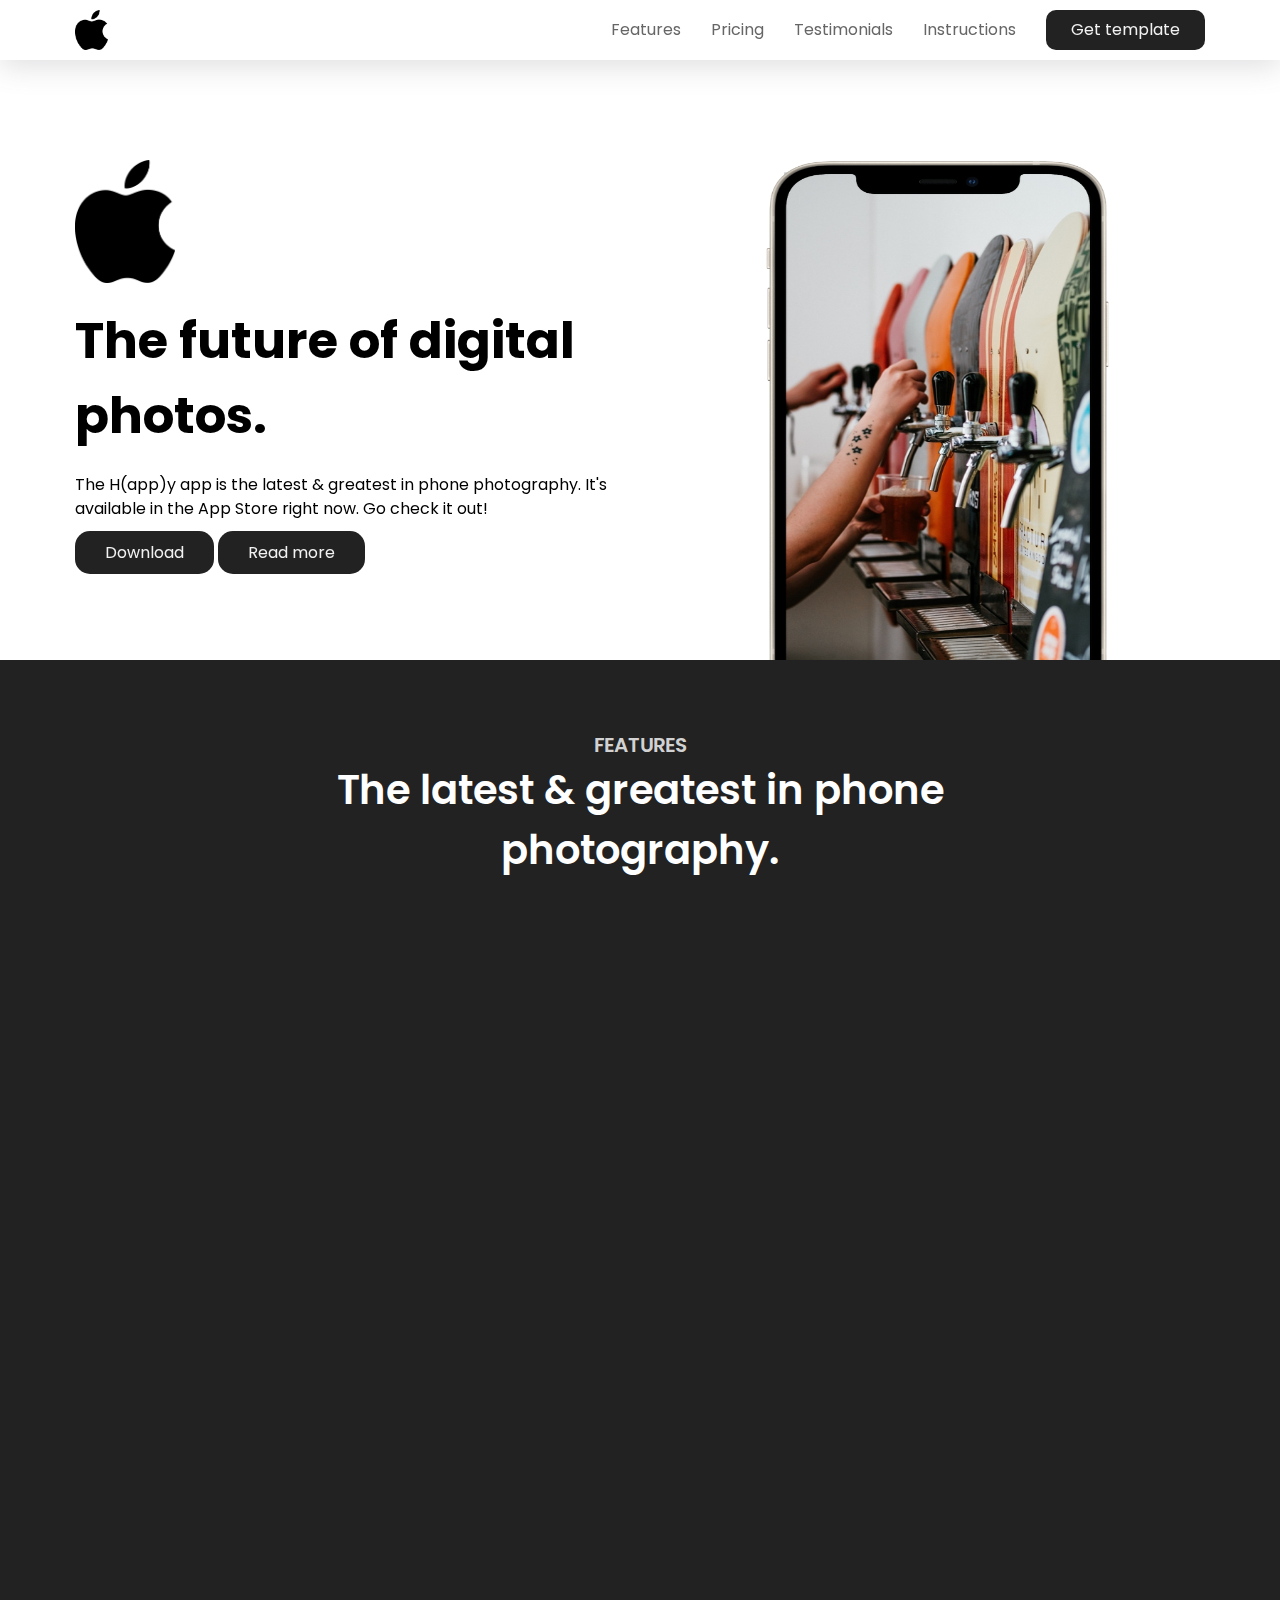
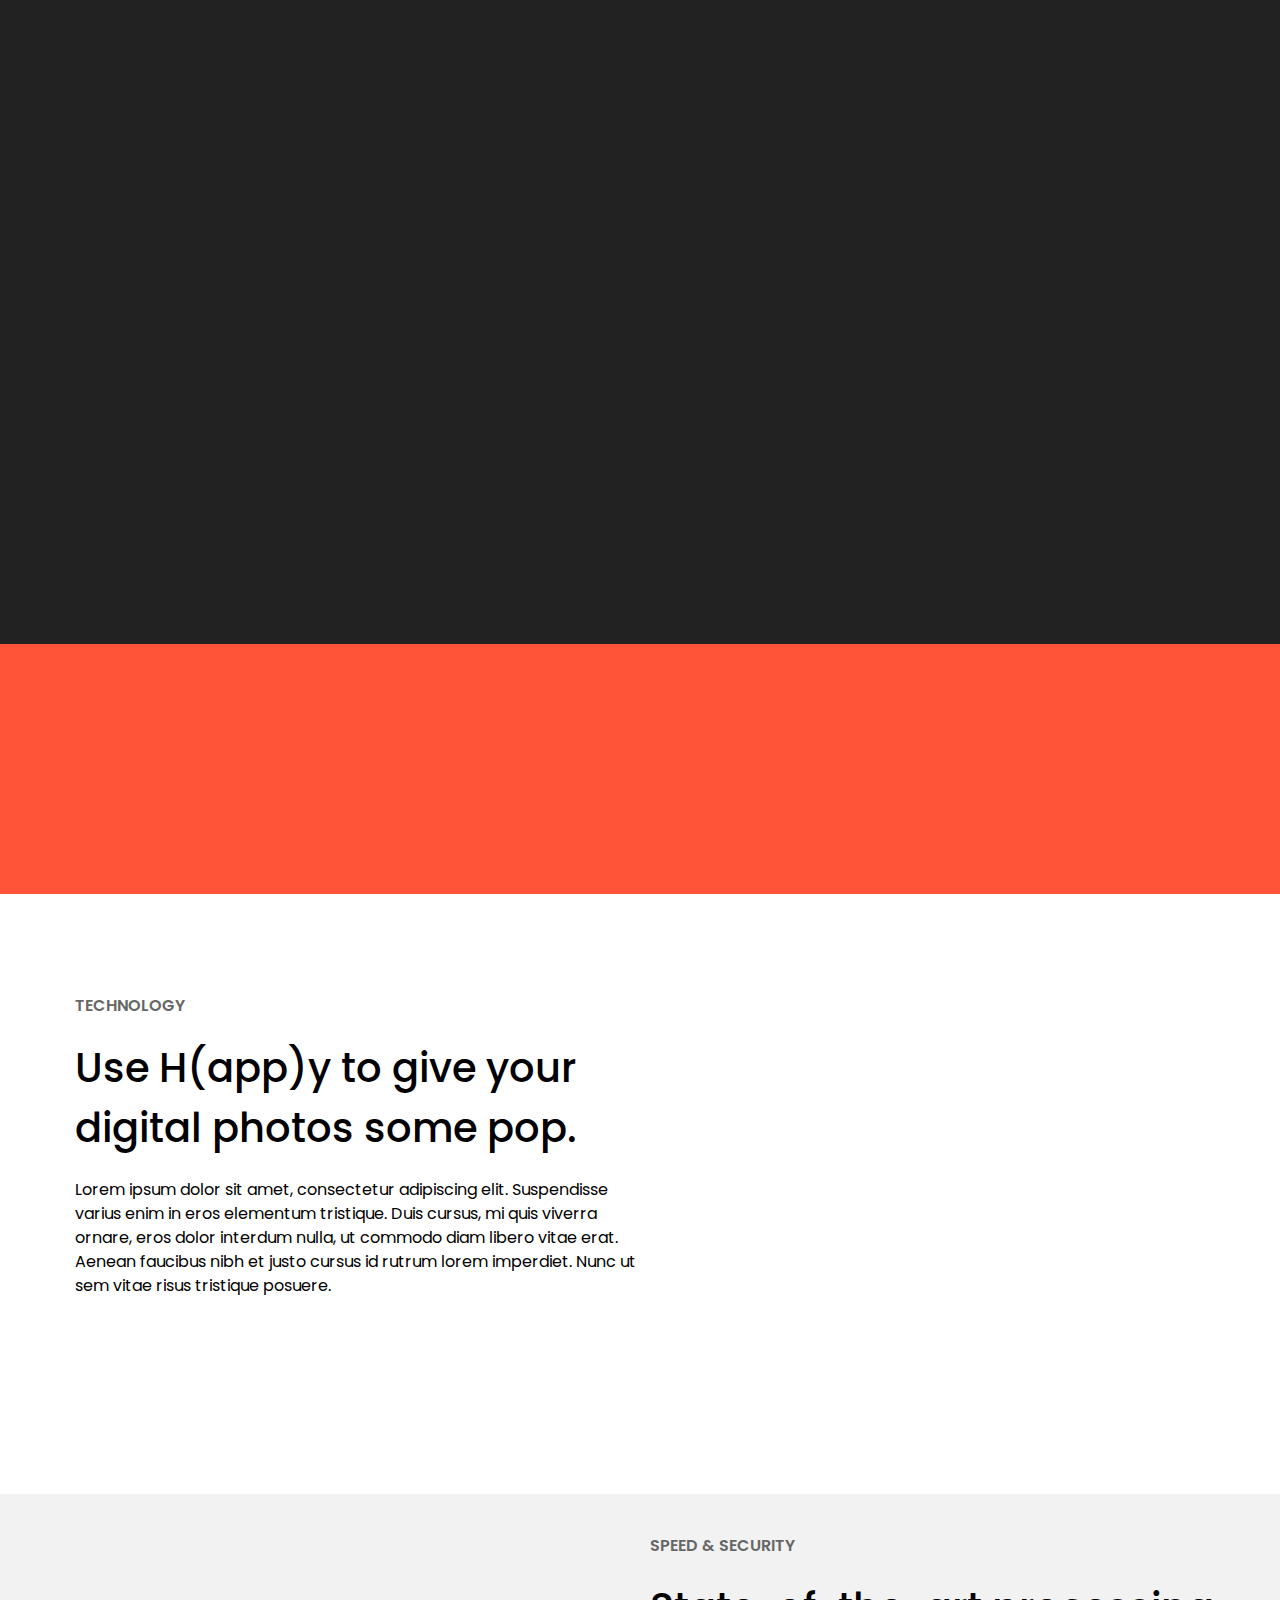
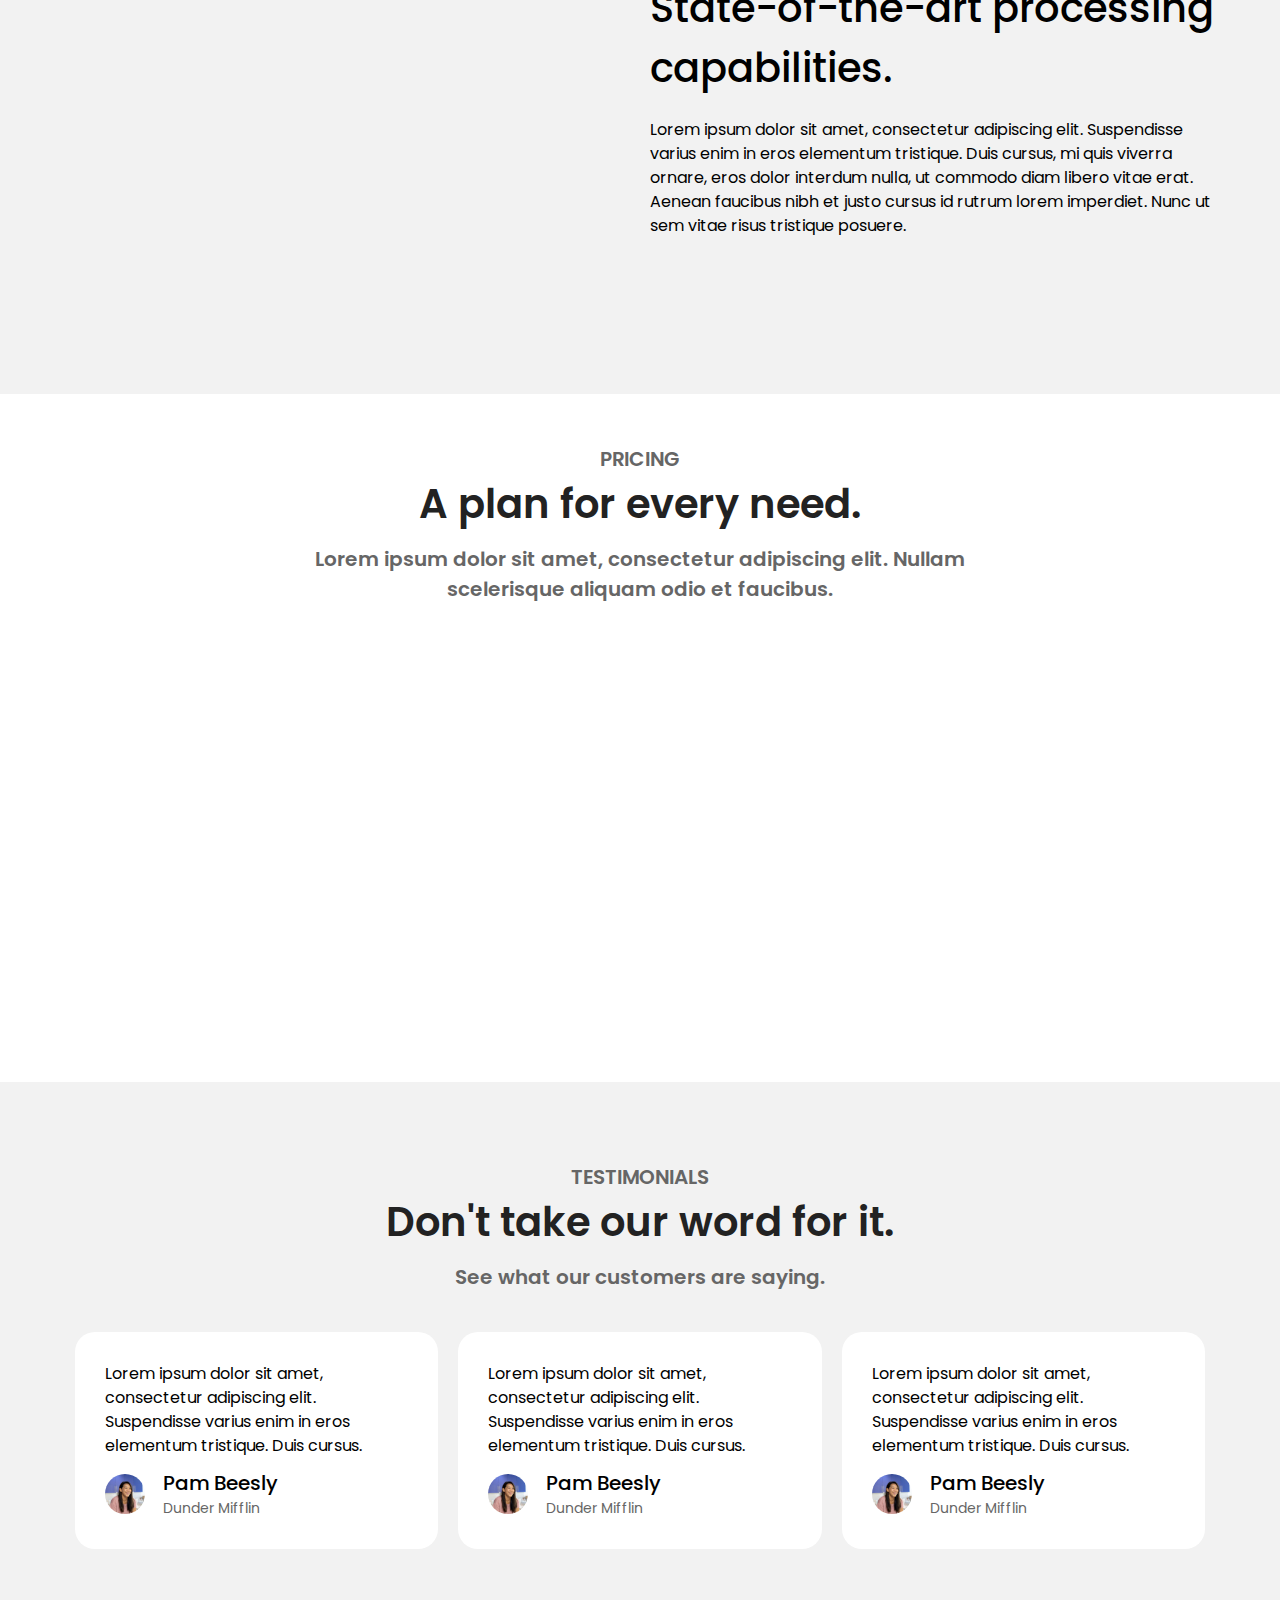
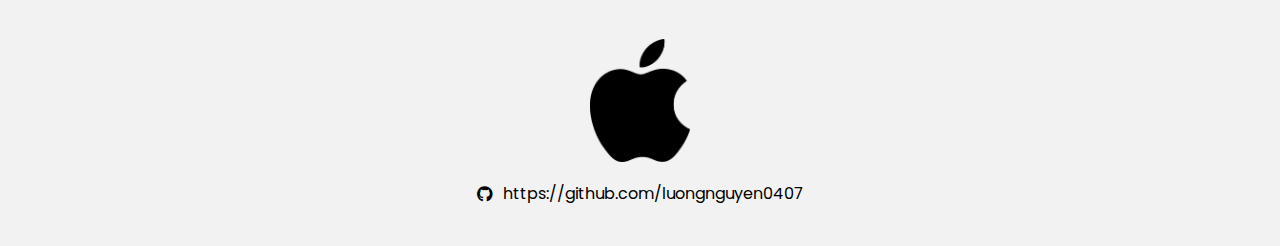
<file: Apple/index.html>
<!DOCTYPE html>
<html lang="en">

<head>
    <meta charset="UTF-8">
    <meta http-equiv="X-UA-Compatible" content="IE=edge">
    <meta name="viewport" content="width=device-width, initial-scale=1.0">
    <link rel="stylesheet" href="./style/main.css">
    <link rel="stylesheet" href="https://cdnjs.cloudflare.com/ajax/libs/font-awesome/6.1.1/css/all.min.css">
    <link rel="stylesheet" href="./aos-master/dist/aos.css">
    <title>Iphone</title>
</head>

<body>
    <div class="main">
        <header class="header" data-aos="fade-down">
            <div class="container header-wrapper">
                <img src="./img/Apple_logo_black.svg.png" alt="" class="header-logo">
                <nav class="menu">
                    <ul class="menu-main">
                        <li class="menu-item">
                            <a href="#" class="menu-link">Features</a>
                        </li>
                        <li class="menu-item">
                            <a href="#" class="menu-link">Pricing</a>
                        </li>
                        <li class="menu-item">
                            <a href="#" class="menu-link">Testimonials</a>
                        </li>
                        <li class="menu-item">
                            <a href="#" class="menu-link">Instructions</a>
                        </li>
                        <li class="menu-item-btn">
                            <a href="#" class="menu-link">Get template</a>
                        </li>
                    </ul>
                </nav>
                <i class="fa-solid fa-bars bar"></i>
            </div>
        </header>
        <section class="hero">
            <div class="hero-wrap container">
                <div class="hero-cloumn1" data-aos="fade-right">
                    <img src="./img/Apple_logo_black.svg.png" alt="">
                    <h3>The future of digital photos.</h3>
                    <p>The H(app)y app is the latest & greatest in phone photography. It's available in the App Store
                        right now. Go check it out!</p>
                    <div class="hero-btn">
                        <a href="#">Download</a>
                        <a href="#">Read more</a>
                    </div>
                </div>
                <div class="hero-cloumn2">
                    <img src="./img/hero.png" data-aos="flip-left" alt="">
                </div>
            </div>
        </section>
        <section class="features">
            <div class="features-wrap container">
                <p class="title">FEATURES</p>
                <h3 class="features-headding">The latest & greatest in phone photography.</h3>
                <div class="features-wrap-item">
                    <div class="features-item" data-aos="fade-right">
                        <div class="img">
                            <img src="./img/item.png" alt="">
                        </div>
                        <div class="item-text">
                            <h4>iphone 13 Pro Max</h4>
                            <p>Lorem ipsum dolor sit amet, consectetur adipiscing elit. Nullam scelerisque aliquam odio
                                et faucibus.</p>
                            <i class="fa-solid fa-calendar icon"></i>
                        </div>
                    </div>
                    <div class="features-item" data-aos="fade-left">
                        <div class="img">
                            <img src="./img/item2.png" alt="">
                        </div>
                        <div class="item-text">
                            <h4>iphone 13 Pro Max</h4>
                            <p>Lorem ipsum dolor sit amet, consectetur adipiscing elit. Nullam scelerisque aliquam odio
                                et faucibus.</p>
                            <i class="fa-solid fa-bars icon" style="background-color:#ff5437;"></i>
                        </div>
                    </div>
                    <div class="features-item" data-aos="fade-right">
                        <div class="img">
                            <img src="./img/item1.png" alt="">
                        </div>
                        <div class="item-text">
                            <h4>iphone 13 Pro Max</h4>
                            <p>Lorem ipsum dolor sit amet, consectetur adipiscing elit. Nullam scelerisque aliquam odio
                                et faucibus.</p>
                            <i class="fa-solid fa-a icon" style="background-color:#ff9209 ;"></i>
                        </div>
                    </div>
                    <div class="features-item" data-aos="fade-left">
                        <div class="img">
                            <img src="./img/item2.png" alt="">
                        </div>
                        <div class="item-text">
                            <h4>iphone 13 Pro Max</h4>
                            <p>Lorem ipsum dolor sit amet, consectetur adipiscing elit. Nullam scelerisque aliquam odio
                                et faucibus.</p>
                            <i class="fa-solid fa-door-closed icon " style="background-color: #e738ce;"></i>
                        </div>
                    </div>
                    <div class="features-item" data-aos="fade-right">
                        <div class="img">
                            <img src="./img/item.png" alt="">
                        </div>
                        <div class="item-text">
                            <h4>iphone 13 Pro Max</h4>
                            <p>Lorem ipsum dolor sit amet, consectetur adipiscing elit. Nullam scelerisque aliquam odio
                                et faucibus.</p>
                            <i class="fa-solid fa-upload icon" style="background-color: #00c6df;"></i>
                        </div>
                    </div>
                    <div class="features-item" data-aos="fade-left">
                        <div class="img">
                            <img src="./img/item1.png" alt="">
                        </div>
                        <div class="item-text">
                            <h4>iphone 13 Pro Max</h4>
                            <p>Lorem ipsum dolor sit amet, consectetur adipiscing elit. Nullam scelerisque aliquam odio
                                et faucibus.</p>
                            <i class="fa-solid fa-eye icon" style="background-color: #b25df8;"></i>
                        </div>
                    </div>
                </div>
            </div>

        </section>
        <section class="section">
            <div class="section-item container">
                <div class="one-section-item" data-aos="fade-up-right">
                    <h2>400+</h2>
                    <p>PICTURES ANALYZED</p>
                </div>
                <div class="one-section-item" data-aos="fade-up-left">
                    <h2>25+</h2>
                    <p>OPERATIONS PER MINUTE</p>
                </div>
                <div class="one-section-item" data-aos="fade-up-right">
                    <h2>95%</h2>
                    <p>ACCURACY</p>
                </div>
            </div>
        </section>
        <section class="hero technology-f">
            <div class="hero-wrap container">
                <div class="hero-cloumn1 technology">
                    <p>TECHNOLOGY</p>
                    <h3>Use H(app)y to give your digital photos some pop.</h3>
                    <p>Lorem ipsum dolor sit amet, consectetur adipiscing elit. Suspendisse varius enim in eros
                        elementum tristique. Duis cursus, mi quis viverra ornare, eros dolor interdum nulla, ut commodo
                        diam libero vitae erat. Aenean faucibus nibh et justo cursus id rutrum lorem imperdiet. Nunc ut
                        sem vitae risus tristique posuere.</p>
                </div>
                <div class="hero-cloumn2">
                    <img src="./img/item2.png" alt="" data-aos="flip-left" data-aos-duration="2000">
                </div>
            </div>
        </section>
        <section class="hero speed">
            <div class="hero-wrap container">
                <div class="hero-cloumn2">
                    <img src="./img/item.png" alt="" data-aos="flip-right" data-aos-duration="2000">
                </div>
                <div class="hero-cloumn1 technology speed-column1">
                    <p>SPEED & SECURITY</p>
                    <h3>State-of-the-art processing capabilities.</h3>
                    <p>Lorem ipsum dolor sit amet, consectetur adipiscing elit. Suspendisse varius enim in eros
                        elementum tristique. Duis cursus, mi quis viverra ornare, eros dolor interdum nulla, ut commodo
                        diam libero vitae erat. Aenean faucibus nibh et justo cursus id rutrum lorem imperdiet. Nunc ut
                        sem vitae risus tristique posuere.</p>
                </div>

            </div>
        </section>
        <section class="buy">
            <div class="buy-item container">
                <p class="title">PRICING</p>
                <h3 class="buy-headding headding1">A plan for every need.</h3>
                <p class="buy-content content1">Lorem ipsum dolor sit amet, consectetur adipiscing elit. Nullam
                    scelerisque
                    aliquam odio et faucibus.</p>
                <div class="buy-item-wrapper">
                    <div class="one-buy-item" data-aos="fade-left" data-aos-duration="2000">
                        <p>iphone 13</p>
                        <h3 class="cost">$700</h3>
                        <a href="#">Buy Now</a>
                    </div>
                    <div class="one-buy-item" data-aos="fade-up" data-aos-duration="2000">
                        <p>iphone 13 Pro</p>
                        <h3 class="cost">$850</h3>
                        <a href="#">Buy Now</a>
                    </div>
                    <div class="one-buy-item" data-aos="fade-right" data-aos-duration="2000">
                        <p>iphone 13 Pro Max</p>
                        <h3 class="cost">$1200</h3>
                        <a href="#">Buy Now</a>
                    </div>
                </div>
            </div>
        </section>
        <section class=" testimonials">
            <div class="testimonials-wrap container">
                <p class="title">TESTIMONIALS</p>
                <h3 class="buy-headding headding1">Don't take our word for it.</h3>
                <p class="buy-content content1">See what our customers are saying.</p>
                <div class="testimonials-item">
                    <div class="item-main">
                        <p>Lorem ipsum dolor sit amet, consectetur adipiscing elit. Suspendisse varius enim in eros
                            elementum tristique. Duis cursus.</p>
                        <div class="user">
                            <img src="./img/avatar.jpg" alt="">
                            <div class="user-name">
                                <h4>Pam Beesly</h4>
                                <p>Dunder Mifflin</p>
                            </div>
                        </div>
                    </div>
                    <div class="item-main">
                        <p>Lorem ipsum dolor sit amet, consectetur adipiscing elit. Suspendisse varius enim in eros
                            elementum tristique. Duis cursus.</p>
                        <div class="user">
                            <img src="./img/avatar.jpg" alt="">
                            <div class="user-name">
                                <h4>Pam Beesly</h4>
                                <p>Dunder Mifflin</p>
                            </div>
                        </div>
                    </div>
                    <div class="item-main">
                        <p>Lorem ipsum dolor sit amet, consectetur adipiscing elit. Suspendisse varius enim in eros
                            elementum tristique. Duis cursus.</p>
                        <div class="user">
                            <img src="./img/avatar.jpg" alt="">
                            <div class="user-name">
                                <h4>Pam Beesly</h4>
                                <p>Dunder Mifflin</p>
                            </div>
                        </div>
                    </div>
                </div>
            </div>
        </section>
        <footer class="footer">
            <img src="./img/Apple_logo_black.svg.png" alt="">
            <div>
                <i class="fa-brands fa-github"></i>
                <p>https://github.com/luongnguyen0407</p>
            </div>
        </footer>
    </div>
    <script src="./aos-master/dist/aos.js"></script>
    <script src="./main.js"></script>
</body>

</html>
</file>
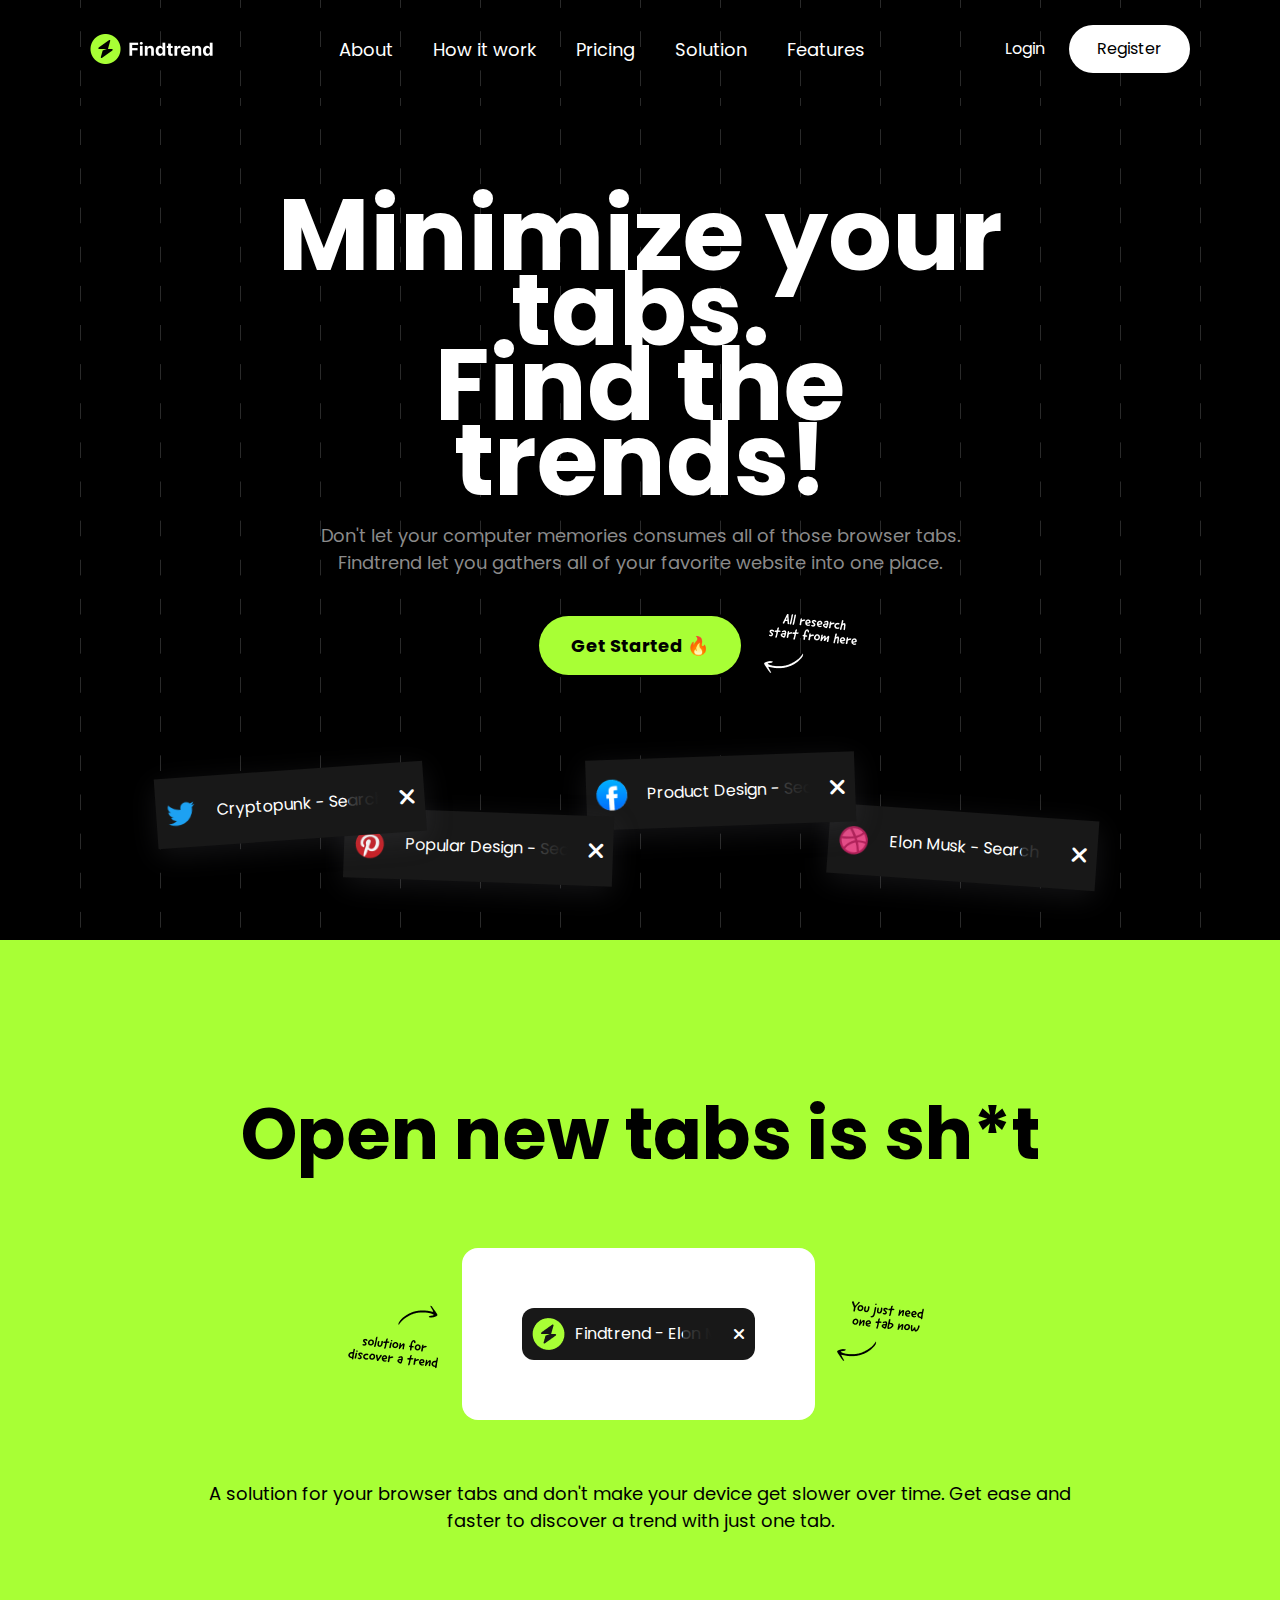
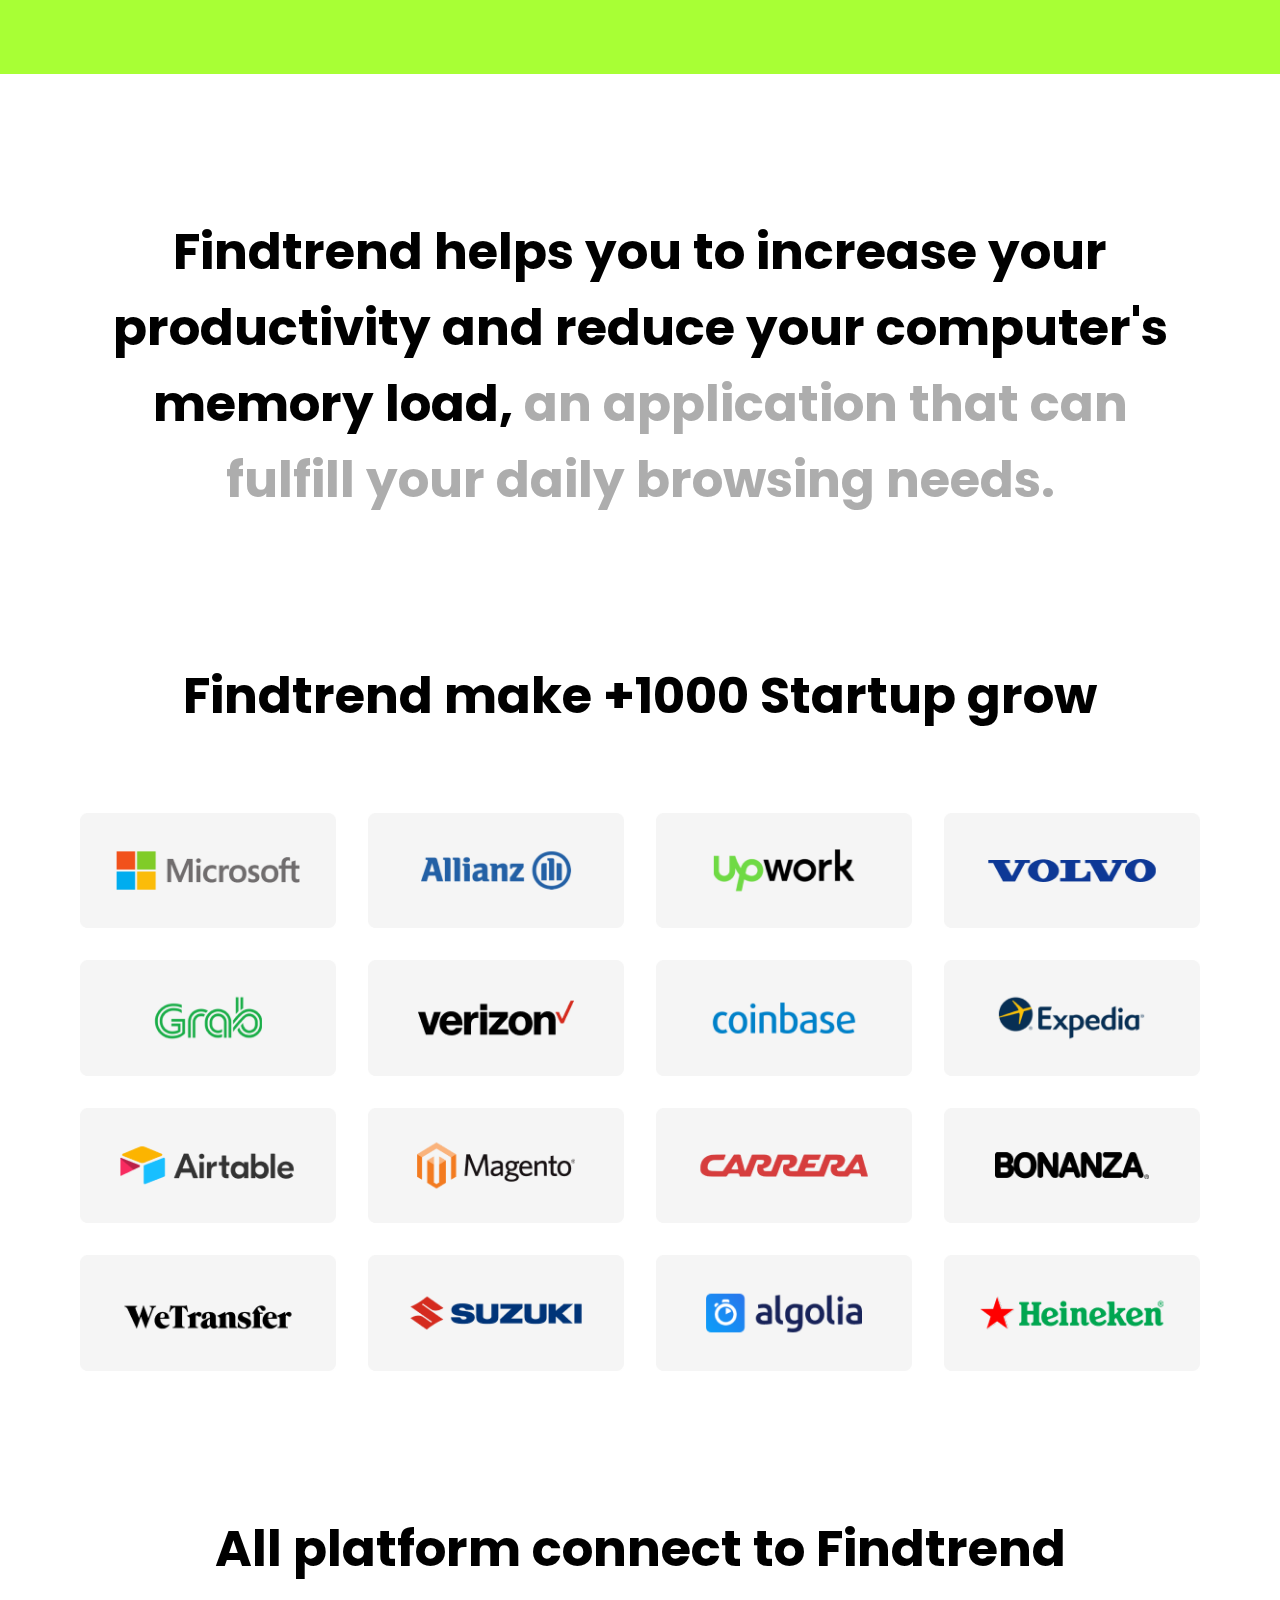
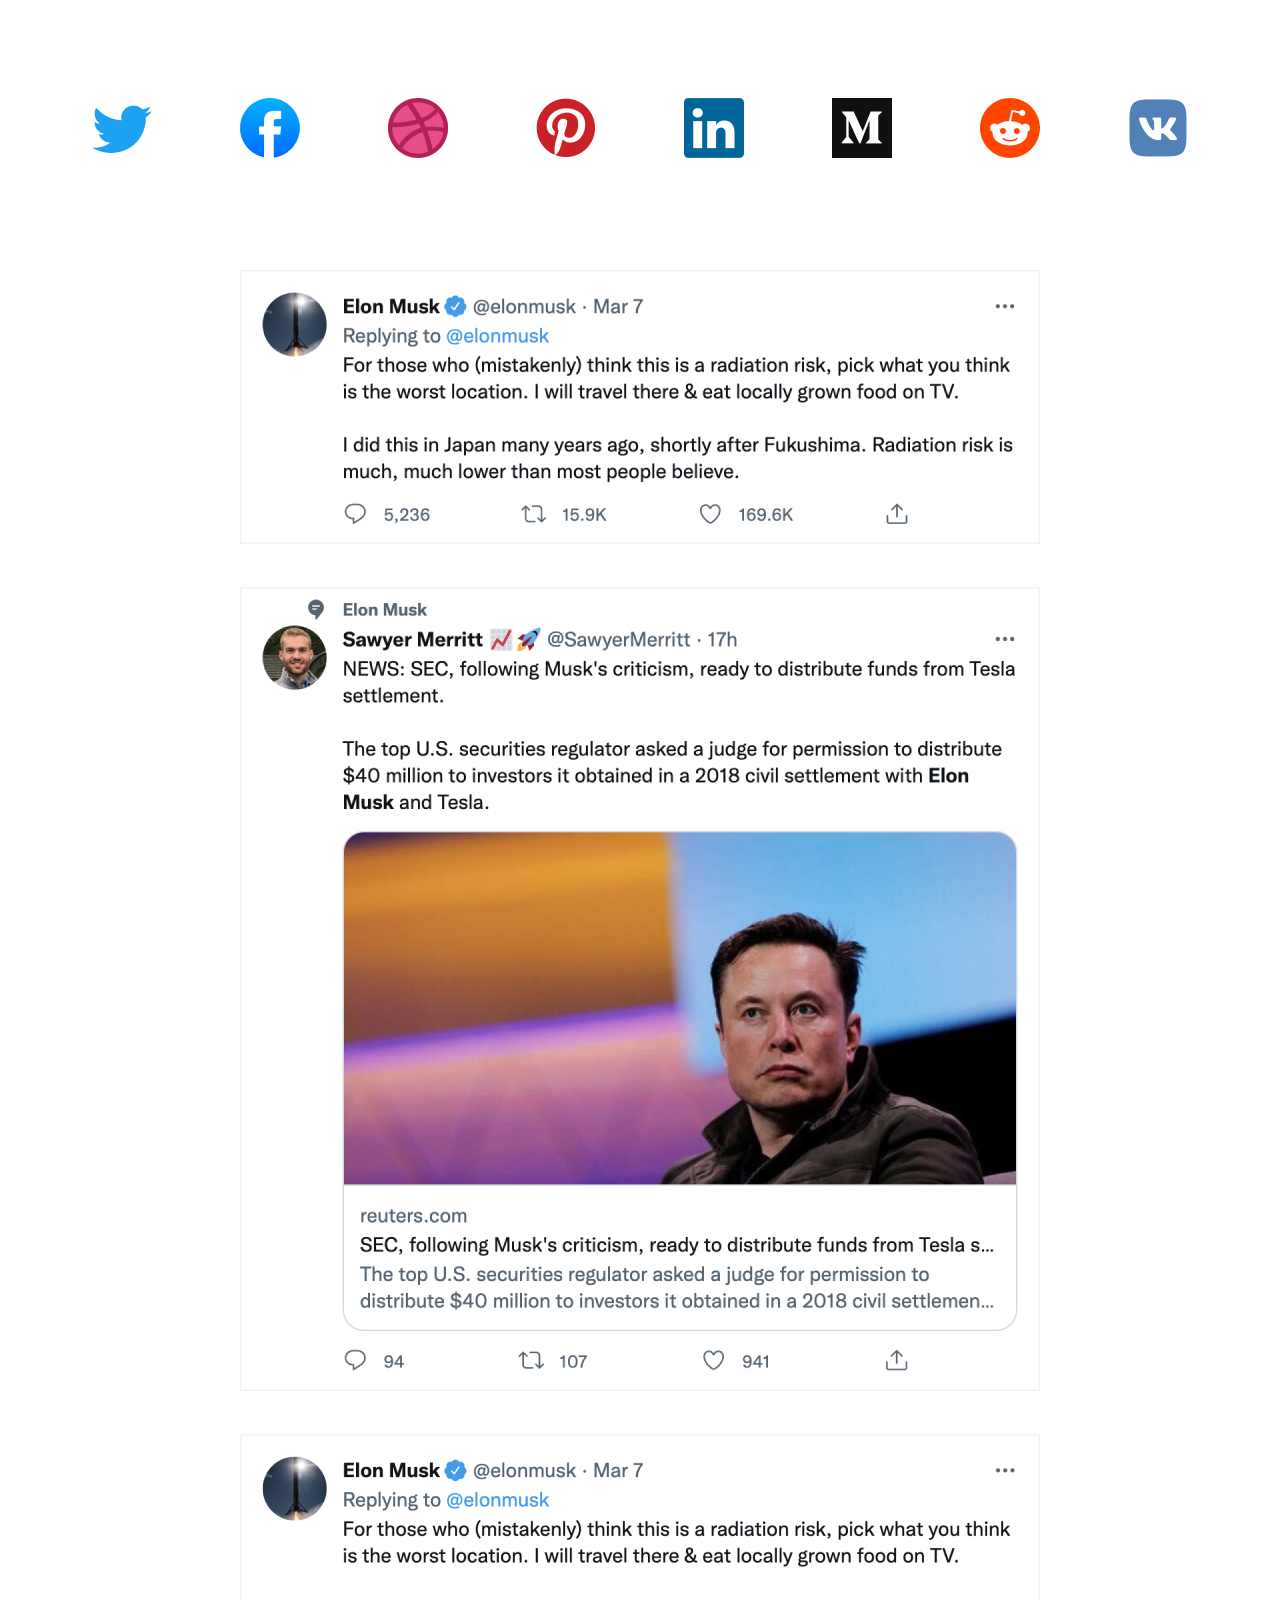
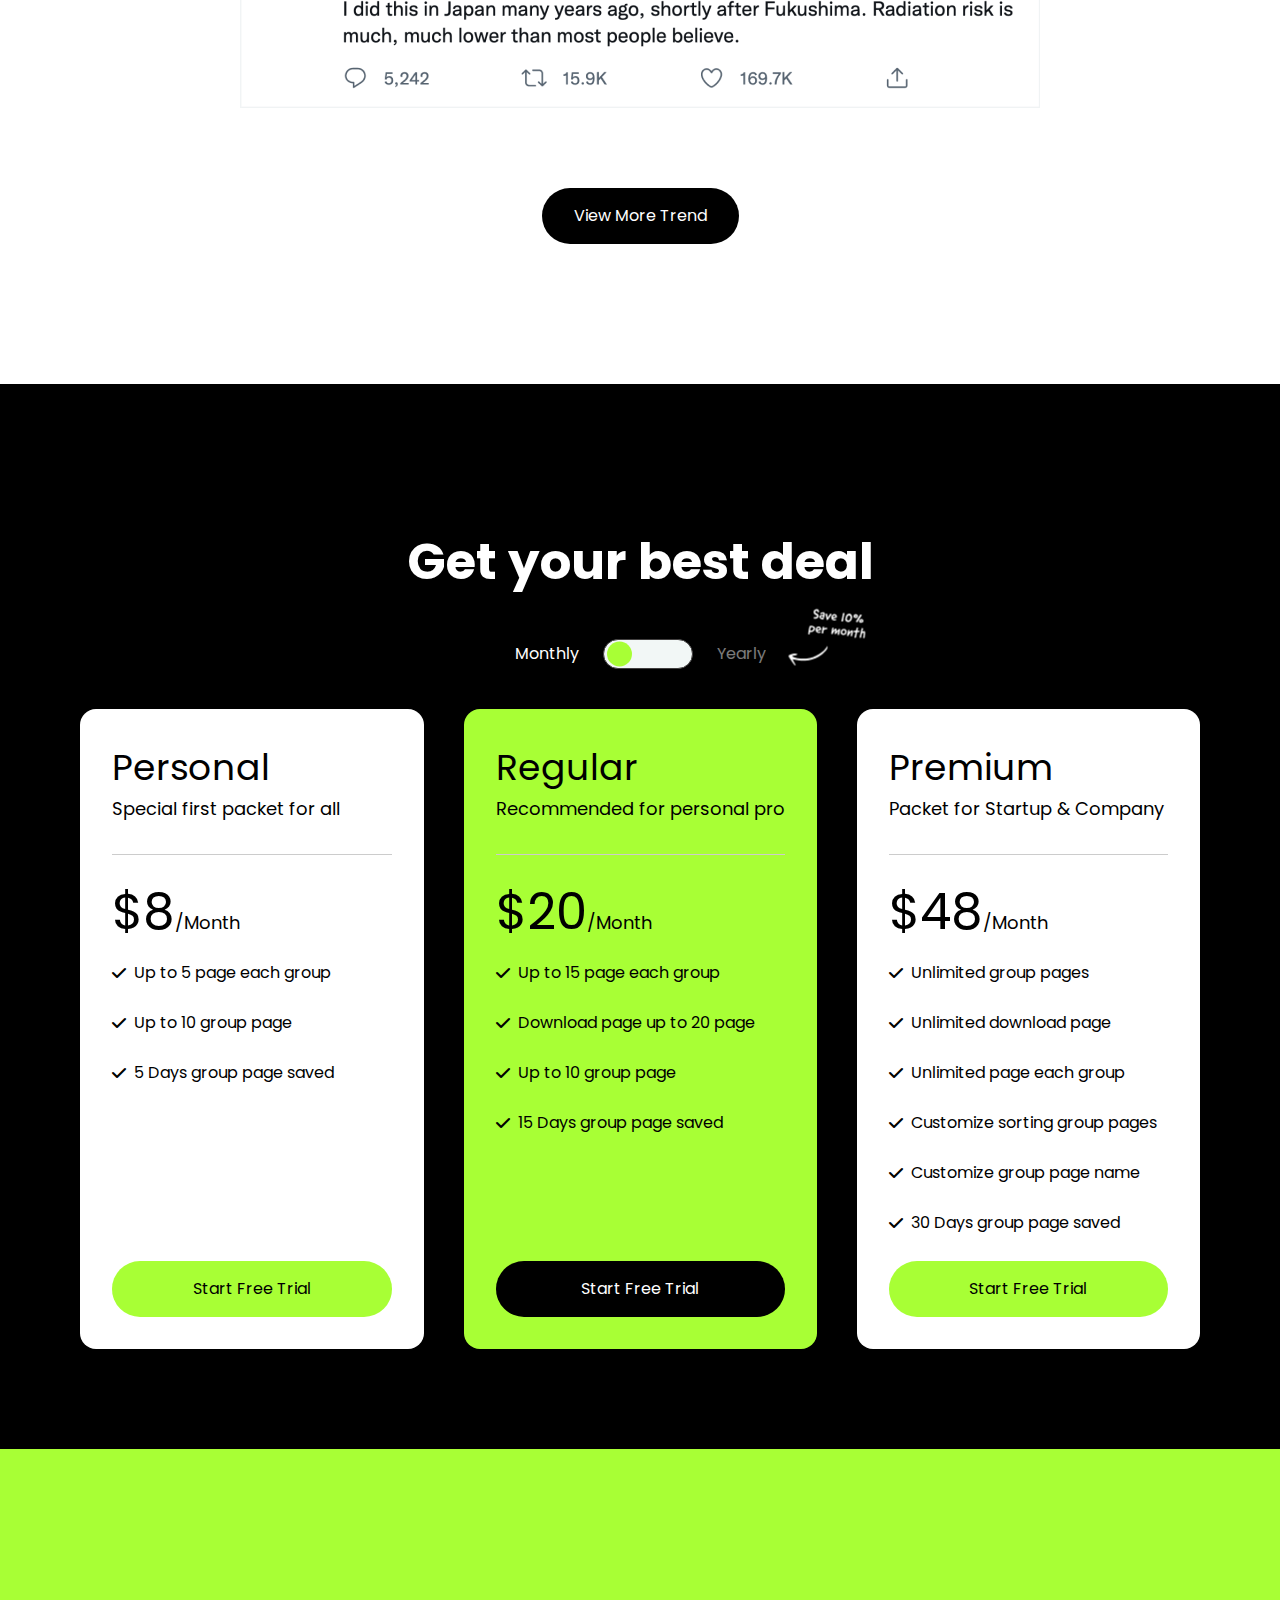
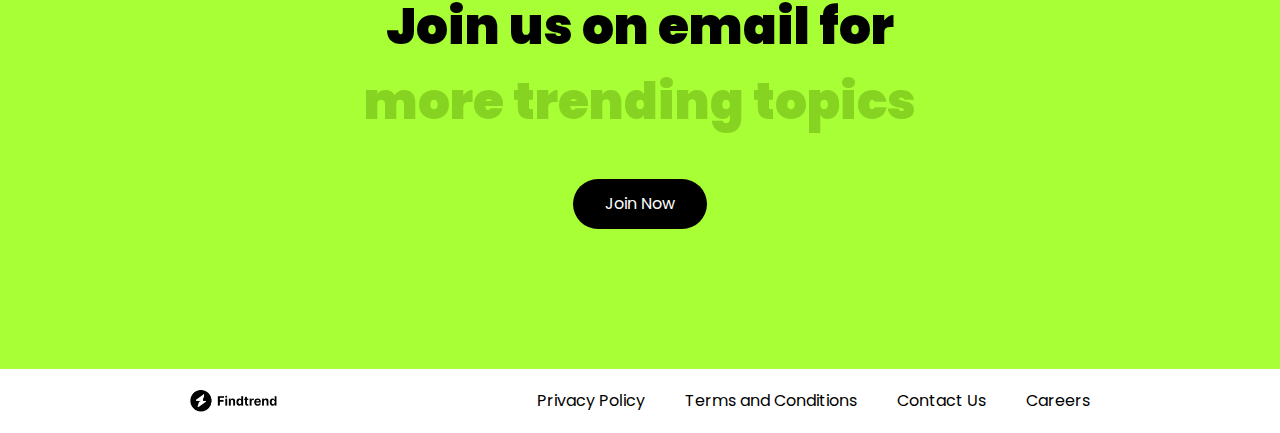
<file: Findtrend/index.html>
<!DOCTYPE html>
<html lang="en">

<head>
    <meta charset="UTF-8">
    <meta http-equiv="X-UA-Compatible" content="IE=edge">
    <meta name="viewport" content="width=device-width, initial-scale=1.0">
    <link rel="stylesheet" href="./css/main.css">
    <link rel="stylesheet" href="https://cdnjs.cloudflare.com/ajax/libs/font-awesome/6.1.1/css/all.min.css">
    <title>Find Trend</title>
</head>

<body>
    <div class="wrapper">
        <header class="header">
            <div class="cl">
                <div class="header-main">
                    <img srcset="./img/Logo.png 2x" alt="">
                    <ul class="menu">
                        <li class="menu-item">
                            <a href="#" class="menu-link">About</a>
                        </li>
                        <li class="menu-item">
                            <a href="#" class="menu-link">How it work</a>
                        </li>
                        <li class="menu-item">
                            <a href="#" class="menu-link">Pricing</a>
                        </li>
                        <li class="menu-item">
                            <a href="#" class="menu-link">Solution</a>
                        </li>
                        <li class="menu-item">
                            <a href="#" class="menu-link">Features</a>
                        </li>
                    </ul>
                    <div class="header-btn">
                        <a href="" class="btn-login">Login</a>
                        <a href="" class="btn-register">Register</a>
                        <i class="fa-solid fa-bars bar"></i>
                    </div>
                </div>
            </div>
        </header>
        <section class="hero">
            <div class="hero-content-wrapper">
                <div class="hero-title">
                    <h1>Minimize your tabs. <br> Find the trends!</h1>
                </div>
                <p>Don't let your computer memories consumes all of those browser tabs. <br>
                    Findtrend let you gathers all of your favorite website into one place.</p>
                <div class="hero-btn-wrapper">
                    <a href="" class="hero-btn-link">Get Started 🔥</a>
                    <img src="./img/img-hero.png" alt="" class="hero-btn-img">
                </div>
            </div>
            <div class="hero-socmed">
                <div class="socmed-item socmed-item1 ">
                    <img src="./img/hero1.png" alt="">
                    <span>Cryptopunk - Search</span>
                    <i class="fa-solid fa-xmark xmark"></i>
                </div>
                <div class="socmed-item socmed-item2">
                    <img src="./img/hero2.png" alt="">
                    <span>Popular Design - Search</span>
                    <i class="fa-solid fa-xmark xmark"></i>
                </div>
                <div class="socmed-item socmed-item3">
                    <img src="./img/hero3.png" alt="">
                    <span>Product Design - Search</span>
                    <i class="fa-solid fa-xmark xmark"></i>
                </div>
                <div class="socmed-item socmed-item4">
                    <img src="./img/hero4.png" alt="">
                    <span>Elon Musk - Search</span>
                    <i class="fa-solid fa-xmark xmark"></i>
                </div>
            </div>
        </section>
        <section class="opentab">
            <div class="newtab">
                <h3 class="newtab-title">Open new tabs is sh*t </h3>
                <div class="newtab-img">
                    <img src="./img/newtab1.png" alt="">
                    <div class="wrap_socmed">
                        <div class="newtab-socmed ">
                            <img src="./img/hero5.png" alt="">
                            <span>Findtrend - Elon Musk</span>
                            <i class="fa-solid fa-xmark xmark"></i>
                        </div>
                    </div>
                    <img src="./img/newtab2.png" alt="">
                </div>
                <p>A solution for your browser tabs and don't make your device get slower over time. Get ease and
                    faster to discover a trend with just one tab.</p>
            </div>
        </section>
        <section class="longtext">
            <p>Findtrend helps you to increase your productivity and reduce your computer's memory load, <span> an
                    application that can fulfill your daily browsing needs.</span> </p>
        </section>
        <section class="partner">
            <h2 class="partner-headding">Findtrend make +1000 Startup grow</h2>
            <div class="wrap-brands">
                <img src="./img/1.png" alt="">
                <img src="./img/2.png" alt="">
                <img src="./img/3.png" alt="">
                <img src="./img/4.png" alt="">
                <img src="./img/5.png" alt="">
                <img src="./img/6.png" alt="">
                <img src="./img/7.png" alt="">
                <img src="./img/8.png" alt="">
                <img src="./img/9.png" alt="">
                <img src="./img/10.png" alt="">
                <img src="./img/11.png" alt="">
                <img src="./img/12.png" alt="">
                <img src="./img/13.png" alt="">
                <img src="./img/14.png" alt="">
                <img src="./img/15.png" alt="">
                <img src="./img/16.png" alt="">
            </div>
        </section>
        <section class="connect">
            <div class="connect-wrapper">
                <h2 class="connect-headding">All platform connect to Findtrend</h2>
                <div class="connect-cl">
                    <div class="connect-platform">
                        <img class="active" src="./img/image 96.png" alt="">
                        <img src="./img/image 105.png" alt="">
                        <img src="./img/Rectangle 6.png" alt="">
                        <img src="./img/image 111.png" alt="">
                        <img src="./img/image 112.png" alt="">
                        <img src="./img/image 113.png" alt="">
                        <img src="./img/image 114.png" alt="">
                        <img src="./img/image 115.png" alt="">
                    </div>
                </div>
                <div class="connect-twiter">
                    <img src="./img/tweet 1.png" alt="">
                    <img src="./img/tweet 2.png" alt="">
                    <img src="./img/tweet 3.png" alt="">
                </div>
            </div>
            <div class="connect-btn">
                <a href="#" class="connect-link">View More Trend</a>
            </div>
        </section>
        <section class="sale">
            <div class="sale-wrapper">
                <h2 class="sale-headding">Get your best deal</h2>
                <div class="sale-time">
                    <p class="mon">Monthly </p>
                    <input type="checkbox" class="sale-time-toogle">
                    <p class="year">Yearly</p>
                    <img src="./img/sale.png" alt="" class="sale-time-img">
                </div>
                <div class="sale-wrap-collumn">
                    <div class="sale-collumn">
                        <div class="sale-collumn-header">
                            <h3 class="sale-collumn-headding">
                                Personal
                            </h3>
                            <p>Special first packet for all</p>
                        </div>
                        <div class="sale-collumn-content">
                            <p class="cost">$8<span>/Month</span></p>
                            <p class="infor"><i class="fa-solid fa-check"></i>Up to 5 page each group</p>
                            <p class="infor"><i class="fa-solid fa-check"></i>Up to 10 group page</p>
                            <p class="infor"><i class="fa-solid fa-check"></i>5 Days group page saved</p>
                        </div>
                        <a href="#" class="sale-collumn-btn">Start Free Trial</a>
                    </div>
                    <div class="sale-collumn" style="background-color: #a8ff35;">
                        <div class="sale-collumn-header">
                            <h3 class="sale-collumn-headding">
                                Regular
                            </h3>
                            <p>Recommended for personal pro</p>
                        </div>
                        <div class="sale-collumn-content">
                            <p class="cost">$20<span>/Month</span></p>
                            <p class="infor"><i class="fa-solid fa-check"></i>Up to 15 page each group</p>
                            <p class="infor"><i class="fa-solid fa-check"></i>Download page up to 20 page</p>
                            <p class="infor"><i class="fa-solid fa-check"></i>Up to 10 group page</p>
                            <p class="infor"><i class="fa-solid fa-check"></i>15 Days group page saved</p>
                        </div>
                        <a href="#" class="sale-collumn-btn" style="background-color:#000000 ; color: white;">Start Free
                            Trial</a>
                    </div>
                    <div class="sale-collumn">
                        <div class="sale-collumn-header">
                            <h3 class="sale-collumn-headding">
                                Premium
                            </h3>
                            <p>Packet for Startup & Company</p>
                        </div>
                        <div class="sale-collumn-content">
                            <p class="cost">$48<span>/Month</span></p>
                            <p class="infor"><i class="fa-solid fa-check"></i>Unlimited group pages</p>
                            <p class="infor"><i class="fa-solid fa-check"></i>Unlimited download page</p>
                            <p class="infor"><i class="fa-solid fa-check"></i>Unlimited page each group</p>
                            <p class="infor"><i class="fa-solid fa-check"></i>Customize sorting group pages</p>
                            <p class="infor"><i class="fa-solid fa-check"></i>Customize group page name</p>
                            <p class="infor"><i class="fa-solid fa-check"></i>30 Days group page saved</p>
                        </div>
                        <a href="#" class="sale-collumn-btn">Start Free Trial</a>
                    </div>
                </div>
            </div>
        </section>
        <section class="email">
            <div class="email-wrapper">
                <p>Join us on email for</p>
                <p>more trending topics</p>
                <a href="" class="btn-end">Join Now </a>
            </div>
        </section>
        <footer class="footer">
            <div class="footer-wrapper">
                <div class="footer-main">
                    <img srcset="./img/footer-logo.png 2x" alt="">
                    <ul class="footer-menu">
                        <li class="footer-menu-item">
                            <a href="footer-menu-link">Privacy Policy</a>
                        </li>
                        <li class="footer-menu-item">
                            <a href="footer-menu-link">Terms and Conditions</a>
                        </li>
                        <li class="footer-menu-item">
                            <a href="footer-menu-link">Contact Us</a>
                        </li>
                        <li class="footer-menu-item">
                            <a href="footer-menu-link">Careers</a>
                        </li>
                    </ul>
                </div>
            </div>
        </footer>
    </div>
    <script src="./main.js"></script>
</body>

</html>
</file>
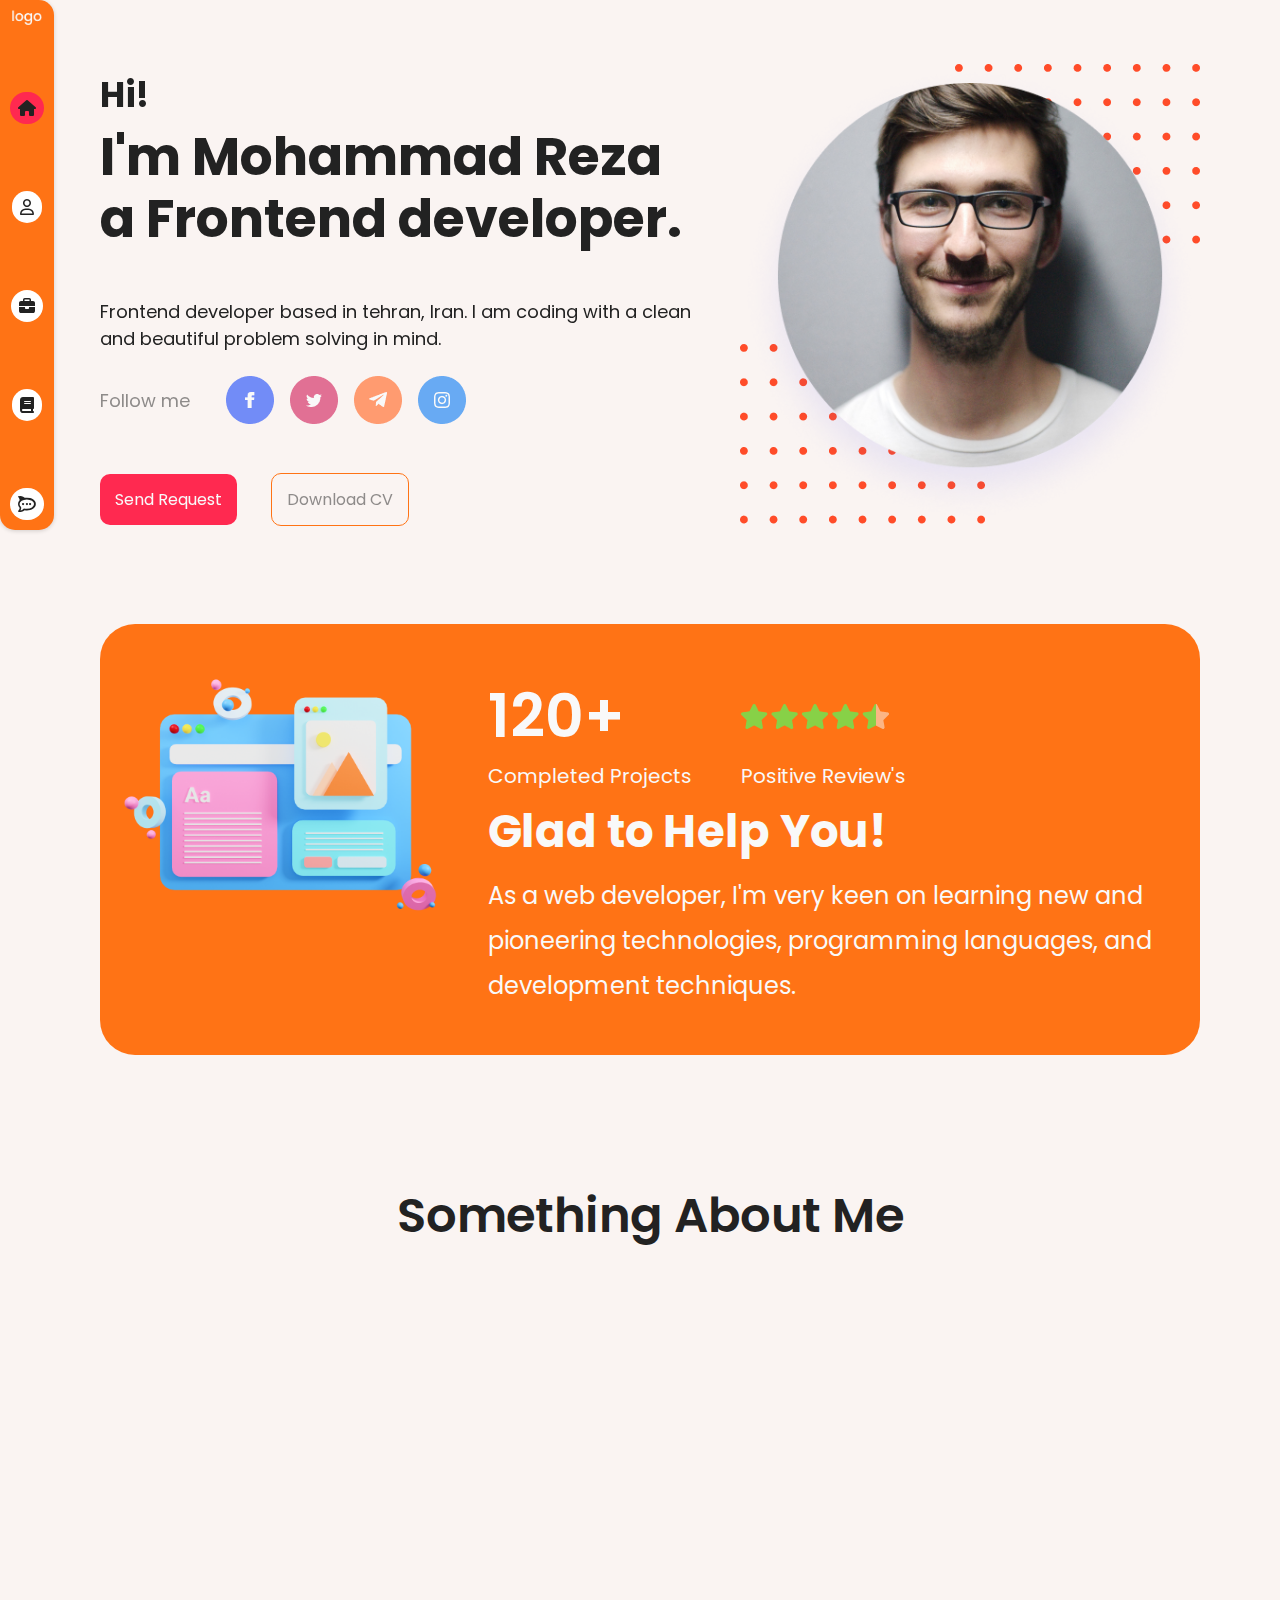
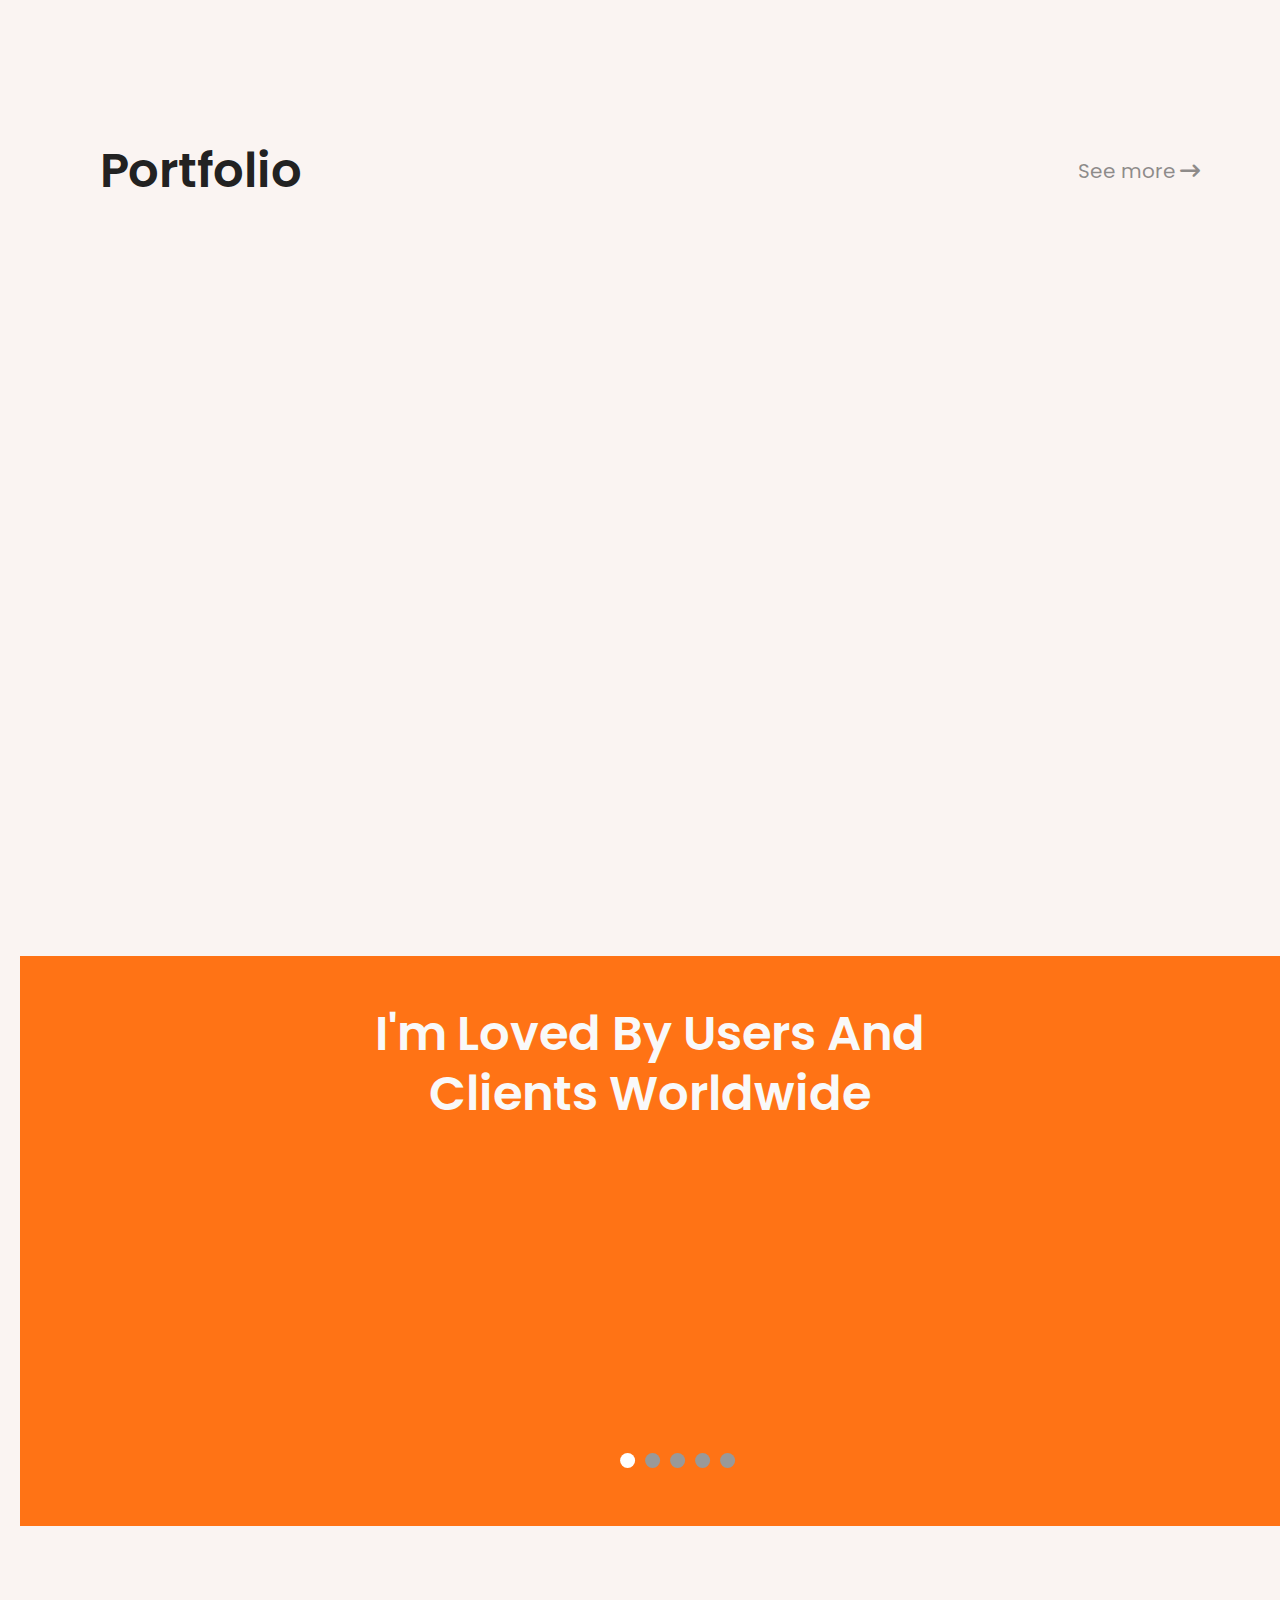
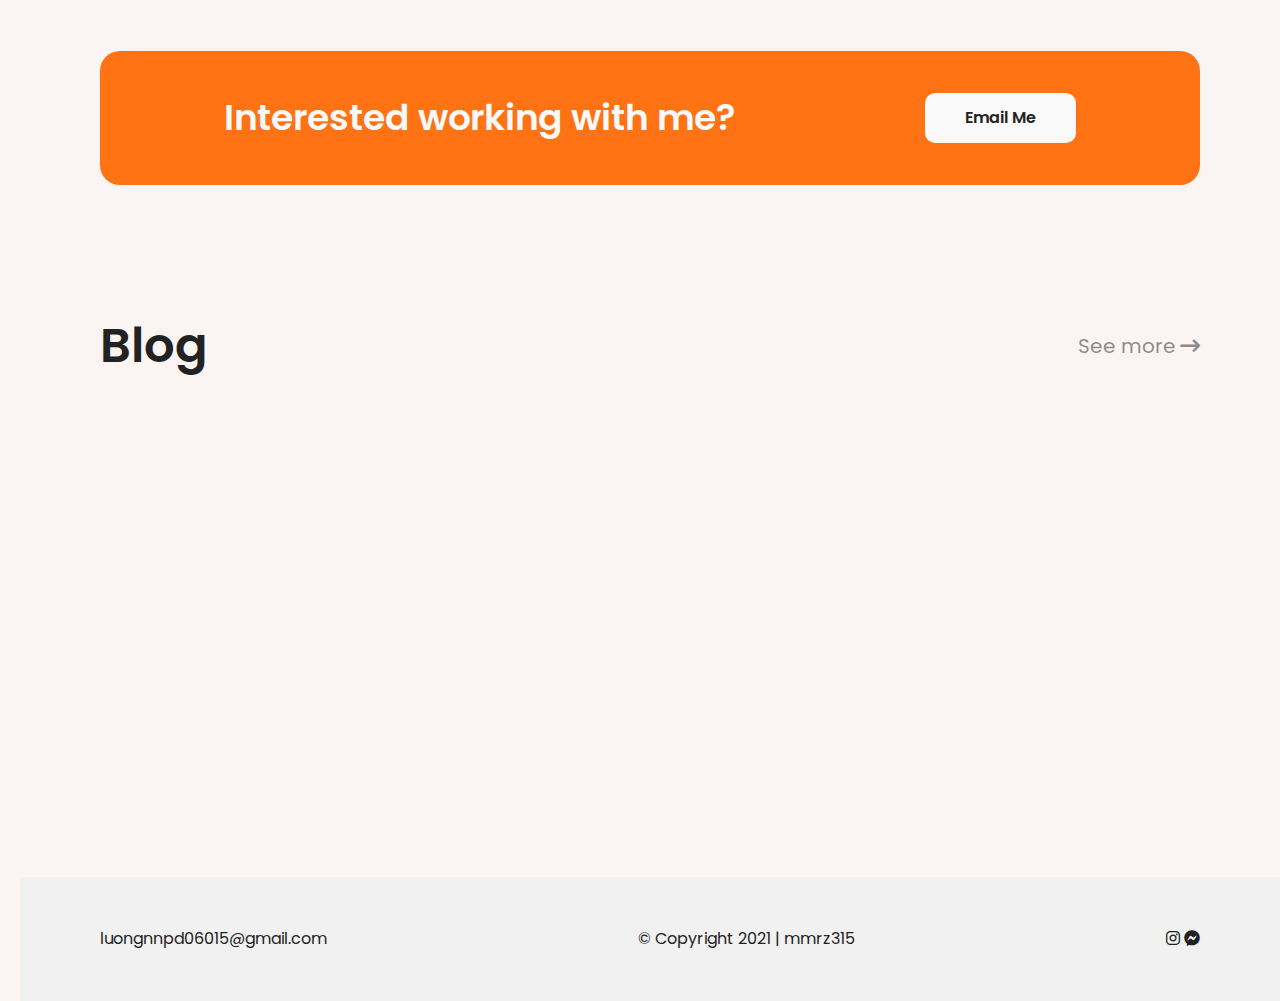
<file: Profile/index.html>
<!DOCTYPE html>
<html lang="en">

<head>
    <meta charset="UTF-8">
    <meta http-equiv="X-UA-Compatible" content="IE=edge">
    <meta name="viewport" content="width=device-width, initial-scale=1.0">
    <link rel="stylesheet" href="https://cdnjs.cloudflare.com/ajax/libs/font-awesome/6.1.1/css/all.min.css">
    <link rel="stylesheet" href="./css/main.css">
    <link href="./aos-master/dist/aos.css" rel="stylesheet">
    <script src="./aos-master/dist/aos.js"></script>
    <title>My</title>
</head>

<body>
    <div class="wrapper">
        <header class="header">
            <div class="header-menu">
                <img src="./img/logo.png" alt="">
                <div class="wrapper-i">
                    <i class="fa-solid fa-house active"></i>
                    <i class="fa-regular fa-user"></i>
                    <i class="fa-solid fa-briefcase"></i>
                    <i class="fa-solid fa-book"></i>
                    <i class="fa-brands fa-rocketchat"></i>
                </div>
                <i class="fa-solid fa-bars-staggered bar"></i>
            </div>
        </header>
        <section class="hero">
            <div class="hero-wrapper container">
                <div class="hero-left" data-aos="fade-right" data-aos-duration="2000">
                    <div class="hero-headding">
                        <h4>Hi!</h4>
                        <h2>I'm Mohammad Reza <br>
                            a Frontend developer.</h2>
                    </div>
                    <p class="hero-text">
                        Frontend developer based in tehran, Iran.
                        I am coding with a clean and beautiful problem solving in mind.
                    </p>
                    <div class="hero-flow">
                        <p>Follow me</p>
                        <div class="hero-flow-img">
                            <a href="#"><img src="./img/Group 3.png" alt=""></a>
                            <a href="#"><img src="./img/Group 1.png" alt=""></a>
                            <a href="#"><img src="./img/Group 4.png" alt=""></a>
                            <a href="#"><img src="./img/Group 2.png" alt=""></a>

                        </div>
                    </div>
                    <div class="hero-btn">
                        <a href="#" class="btn btn-1">Send Request</a>
                        <a href="#" class="btn btn-2">Download CV</a>
                    </div>
                </div>
                <div class="hero-right" data-aos="fade-left">
                    <img class="points1" src="./img/Bullet Points.png" alt="">
                    <img class="avatar" data-aos-duration="2000" src=" ./img/avatar.png" alt="">
                    <img class="points2" src="./img/Bullet Points.png" alt="">
                </div>
            </div>
        </section>
        <section class="rectangle" data-aos="fade-up" data-aos-duration="2000">
            <div class="rectangle-wrapper container">
                <div class="rectangle-img">
                    <img src="./img/Transparent zoomed 1.png" alt="">
                </div>
                <div class="rectangle-text">
                    <div class="rectangle-text-headding">
                        <div class="probject">
                            <p>120+</p>
                            <p>Completed Projects</p>
                        </div>
                        <div class="rate">
                            <img src="./img/Rating.png" alt="">
                            <p>Positive Review's</p>
                        </div>
                    </div>
                    <h3 class="rectangle-title">
                        Glad to Help You!
                    </h3>
                    <span class="text-c">As a web developer, I'm very keen on learning new and pioneering technologies,
                        programming
                        languages, and development techniques.</span>
                </div>
            </div>
        </section>
        <section class="about">
            <div class="about-wrapper container">
                <p class="about-headding">
                    Something About Me
                </p>
                <div class="about-wrapper-item">
                    <div class="about-item" data-aos="fade-right">
                        <div class="wrap_img">
                            <img src="./img/Group.png" alt="">
                        </div>
                        <p class="item-title">
                            Communicative
                        </p>
                        <p class="item-content">Amet minim mollit non deserunt ullamco est sit aliqua dolor do amet
                            sint.
                        </p>
                    </div>
                    <div class="about-item" data-aos="fade-right">
                        <div class="wrap_img">
                            <img src="./img/Group 242.png" alt="">
                        </div>
                        <p class="item-title">
                            Communicative
                        </p>
                        <p class="item-content">Amet minim mollit non deserunt ullamco est sit aliqua dolor do amet
                            sint.
                        </p>
                    </div>
                    <div class="about-item" data-aos="fade-left">
                        <div class="wrap_img">
                            <img src="./img/Group 243.png" alt="">
                        </div>
                        <p class="item-title">
                            Communicative
                        </p>
                        <p class="item-content">Amet minim mollit non deserunt ullamco est sit aliqua dolor do amet
                            sint.
                        </p>
                    </div>
                    <div class="about-item" data-aos="fade-left">
                        <div class="wrap_img">
                            <img src="./img/Layer_65.png" alt="">
                        </div>
                        <p class="item-title">
                            Communicative
                        </p>
                        <p class="item-content">Amet minim mollit non deserunt ullamco est sit aliqua dolor do amet
                            sint.
                        </p>
                    </div>

                </div>
            </div>
        </section>
        <section class="portfolio">
            <div class="portfoio-wrapper container">
                <div class="portfolio-header">
                    <p>Portfolio</p>
                    <div>
                        <a href="#">See more</a>
                        <i class="fa-solid fa-arrow-right-long"></i>
                    </div>
                </div>
                <div class="portfolio-img">
                    <img data-aos="zoom-in" data-aos-duration="1000" src="./img/Image.png" alt="">
                    <img data-aos="zoom-in" data-aos-duration="1500" src="./img/Image-1.png" alt="">
                    <img data-aos="zoom-in" data-aos-duration="2000" src="./img/Image-2.png" alt="">
                    <img data-aos="zoom-in" data-aos-duration="2500" src="./img/Image-3.png" alt="">
                    <img data-aos="zoom-in" data-aos-duration="3000" src="./img/Image-4.png" alt="">
                    <img data-aos="zoom-in" data-aos-duration="3000" src="./img/Image-5.png" alt="">
                </div>
            </div>
        </section>
        <section class="slider">
            <div class="container slider-wrapper">
                <h2 class="slider-headding">
                    I'm Loved By Users And <br> Clients Worldwide
                </h2>
                <ul class="slider-dots">
                    <li class="slider-dot-item active" data-index="0"></li>
                    <li class="slider-dot-item" data-index="1"></li>
                    <li class="slider-dot-item" data-index="2"></li>
                    <li class="slider-dot-item" data-index="3"></li>
                    <li class="slider-dot-item" data-index="4"></li>
                </ul>
                <div class="slider-item-wrapper">
                    <div class="slider-main">
                        <div class="slider-item" data-aos="flip-left">
                            <p class="title">One of the best additions to our feedback loop has been the company-wide
                                adoption of
                                Fellow.</p>
                            <div class="slider-item-infor">
                                <div class="name-wrapper">
                                    <img src="./img/Picture Profile.png" alt="">
                                    <div>
                                        <p>Ronald Richards</p>
                                        <span>UI/UX Designer</span>
                                    </div>
                                </div>
                                <div class="rate">
                                    <p>4.5</p>
                                    <img src="./img/Rating (1).png" alt="">
                                </div>
                            </div>
                        </div>
                        <div class="slider-item" data-aos="flip-right">
                            <p class="title">It provides an amazing platform for constant conversations and direct
                                feedback between managers and direct reports.</p>
                            <div class="slider-item-infor">
                                <div class="name-wrapper">
                                    <img src="./img/Picture Profile (1).png" alt="">
                                    <div>
                                        <p>Ronald Richards</p>
                                        <span>UI/UX Designer</span>
                                    </div>
                                </div>
                                <div class="rate">
                                    <p>5</p>
                                    <img src="./img/Rating (2).png" alt="">
                                </div>
                            </div>
                        </div>
                        <div class="slider-item">
                            <p class="title">It provides an amazing platform for constant conversations and direct
                                feedback between managers and direct reports.</p>
                            <div class="slider-item-infor">
                                <div class="name-wrapper">
                                    <img src="./img/Picture Profile (1).png" alt="">
                                    <div>
                                        <p>Ronald Richards</p>
                                        <span>UI/UX Designer</span>
                                    </div>
                                </div>
                                <div class="rate">
                                    <p>5</p>
                                    <img src="./img/Rating (2).png" alt="">
                                </div>
                            </div>
                        </div>
                        <div class="slider-item">
                            <p class="title">It provides an amazing platform for constant conversations and direct
                                feedback between managers and direct reports.</p>
                            <div class="slider-item-infor">
                                <div class="name-wrapper">
                                    <img src="./img/Picture Profile (1).png" alt="">
                                    <div>
                                        <p>Ronald Richards</p>
                                        <span>UI/UX Designer</span>
                                    </div>
                                </div>
                                <div class="rate">
                                    <p>5</p>
                                    <img src="./img/Rating (2).png" alt="">
                                </div>
                            </div>
                        </div>
                        <div class="slider-item">
                            <p class="title">It provides an amazing platform for constant conversations and direct
                                feedback between managers and direct reports.</p>
                            <div class="slider-item-infor">
                                <div class="name-wrapper">
                                    <img src="./img/Picture Profile (1).png" alt="">
                                    <div>
                                        <p>Ronald Richards</p>
                                        <span>UI/UX Designer</span>
                                    </div>
                                </div>
                                <div class="rate">
                                    <p>5</p>
                                    <img src="./img/Rating (2).png" alt="">
                                </div>
                            </div>
                        </div>
                    </div>
                </div>

            </div>
        </section>
        <section class="interested">
            <div class="interested-wrapper container">
                <h2>Interested working
                    with me?</h2>
                <a href="">Email Me</a>
            </div>
        </section>
        <section class="blog">
            <div class="blog-wrapper container">
                <div class="blog-header">
                    <p>Blog</p>
                    <div>
                        <a href="#">See more</a>
                        <i class="fa-solid fa-arrow-right-long"></i>
                    </div>
                </div>
                <div class="blog-item-wrapper">
                    <div class="blog-item" data-aos="flip-left">
                        <img class="blog-item-img" src="./img/Mask Group-1.png" alt="">
                        <h4>How to make web tempates</h4>
                        <p>Lorem ipsum dolor sit amet, consectetur adipiscing elit. Vitae nulla diam in ac dictum a urna
                        </p>
                        <i class="fa-solid fa-arrow-right blog-arrow"></i>
                    </div>
                    <div class="blog-item" data-aos="flip-right">
                        <img class="blog-item-img" src="./img/Mask Group-2.png" alt="">
                        <h4>How to make web tempates</h4>
                        <p>Lorem ipsum dolor sit amet, consectetur adipiscing elit. Vitae nulla diam in ac dictum a urna
                        </p>
                        <i class="fa-solid fa-arrow-right blog-arrow"></i>
                    </div>
                    <div class="blog-item" data-aos="flip-left">
                        <img class="blog-item-img" src="./img/Mask Group-3.png" alt="">
                        <h4>How to make web tempates</h4>
                        <p>Lorem ipsum dolor sit amet, consectetur adipiscing elit. Vitae nulla diam in ac dictum a urna
                        </p>
                        <i class="fa-solid fa-arrow-right blog-arrow"></i>
                    </div>
                    <div class="blog-item" data-aos="flip-right">
                        <img class="blog-item-img" src="./img/Mask Group-1.png" alt="">
                        <h4>How to make web tempates</h4>
                        <p>Lorem ipsum dolor sit amet, consectetur adipiscing elit. Vitae nulla diam in ac dictum a urna
                        </p>
                        <i class="fa-solid fa-arrow-right blog-arrow"></i>
                    </div>
                </div>
            </div>
        </section>
    </div>
    <footer class="footer">
        <div class="container footer-wrapper">
            <p class="email">
                luongnnpd06015@gmail.com
            </p>
            <p>© Copyright 2021 | mmrz315</p>
            <div class="footer-icon">
                <i class="fa-brands fa-instagram"></i>
                <i class="fa-brands fa-facebook-messenger"></i>
            </div>
        </div>
    </footer>
    <script src="./main.js"></script>
</body>

</html>
</file>
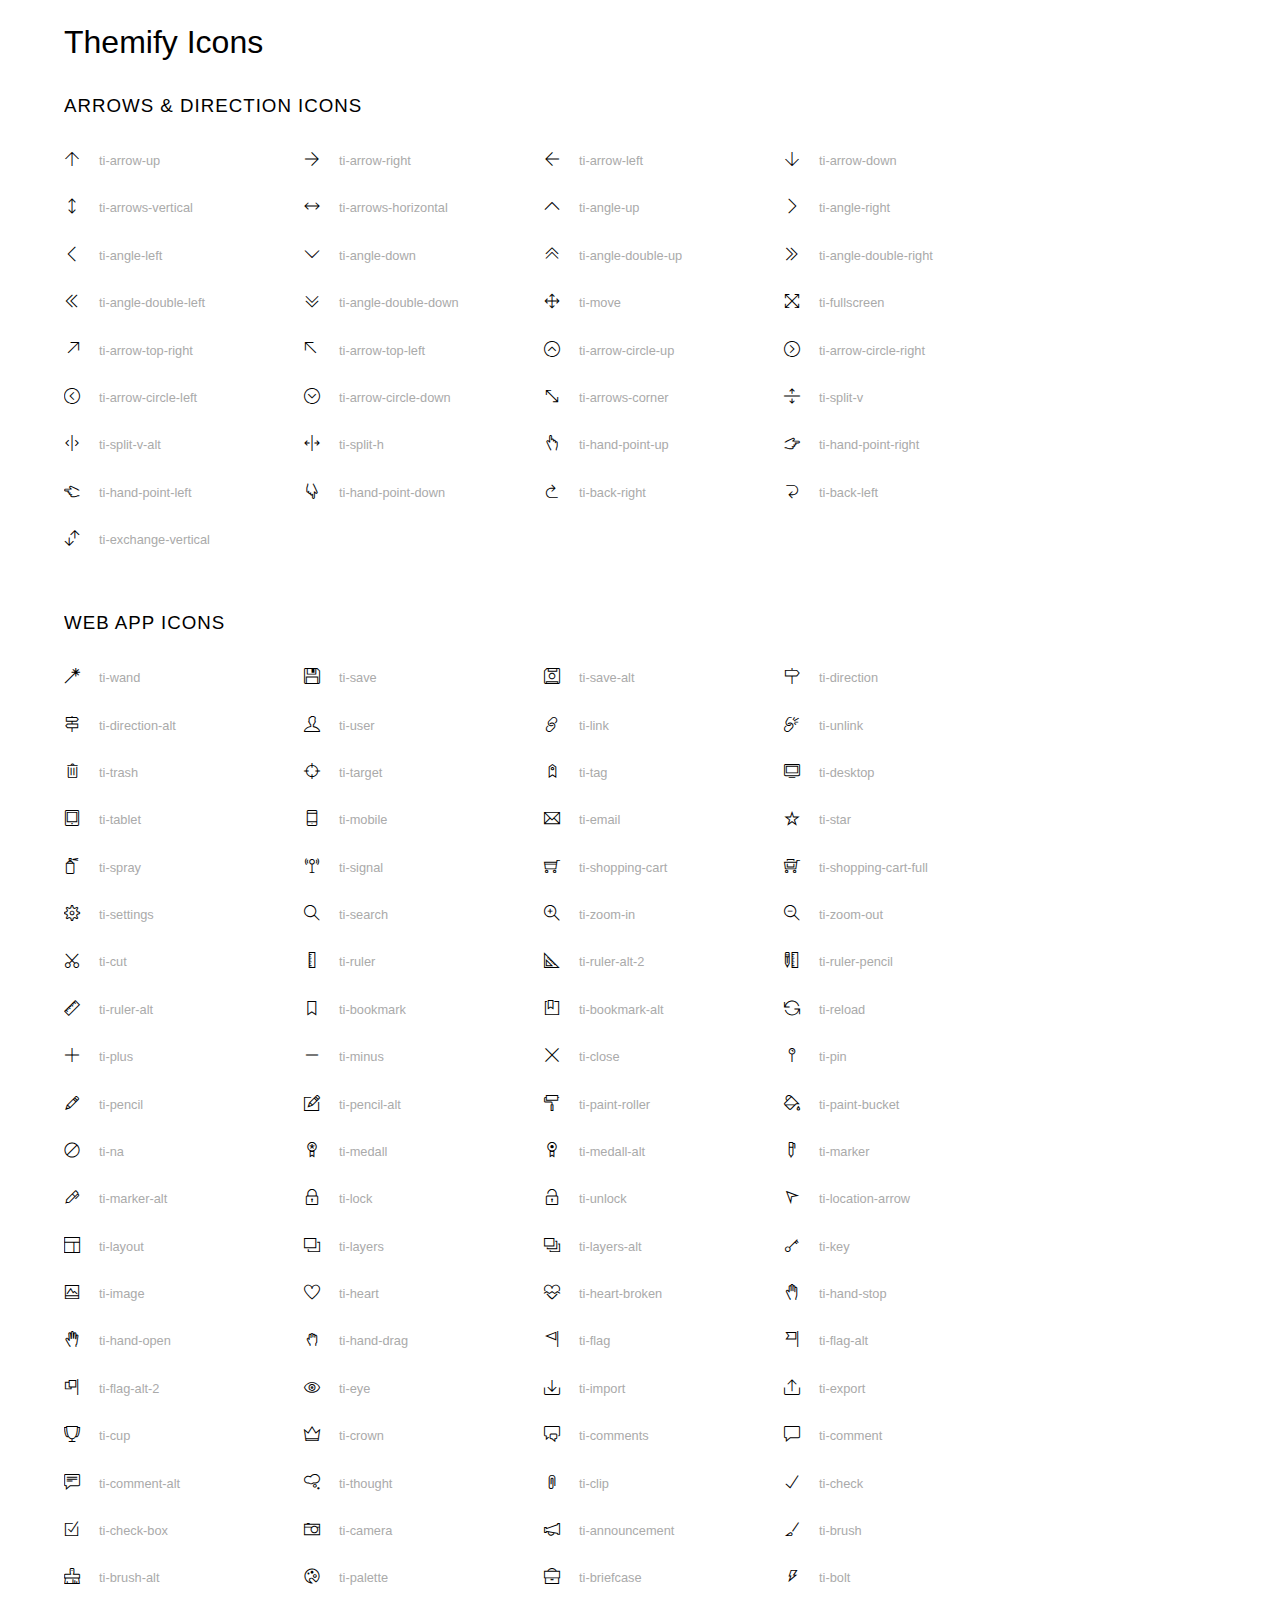
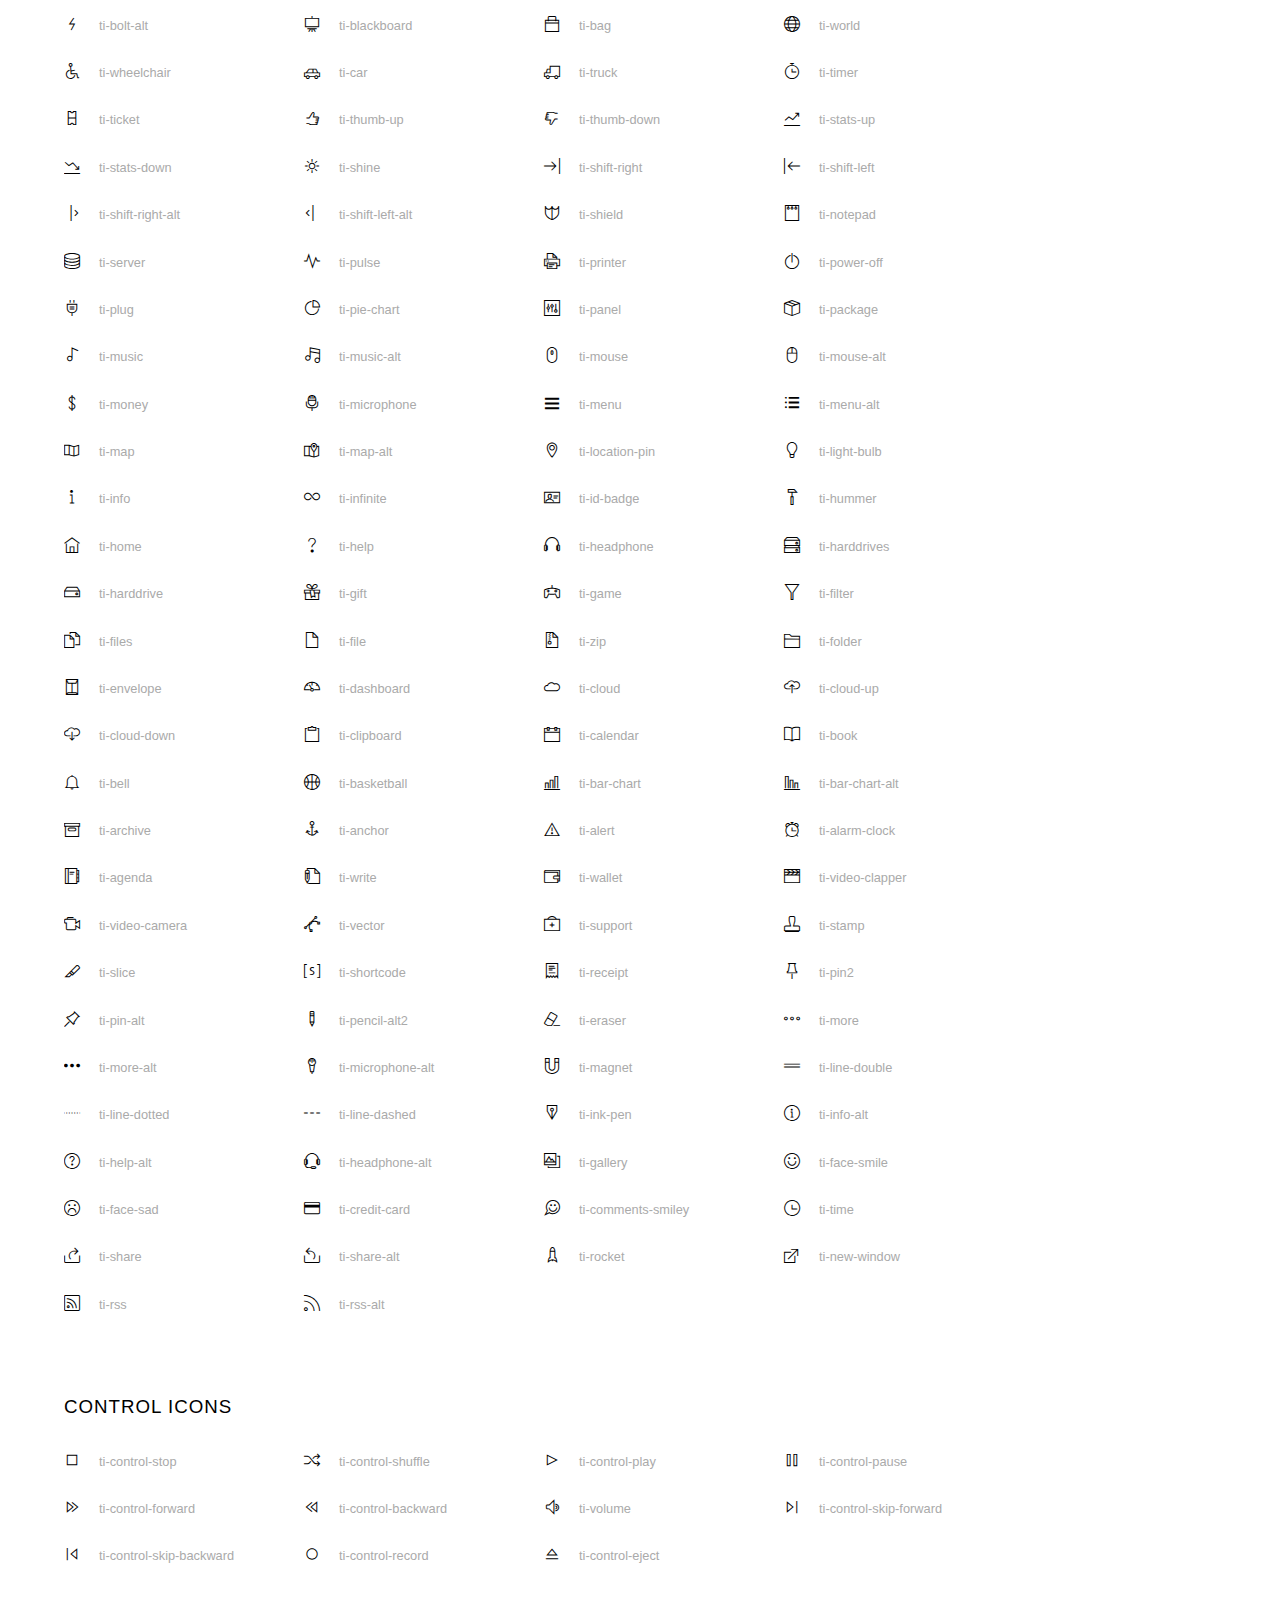
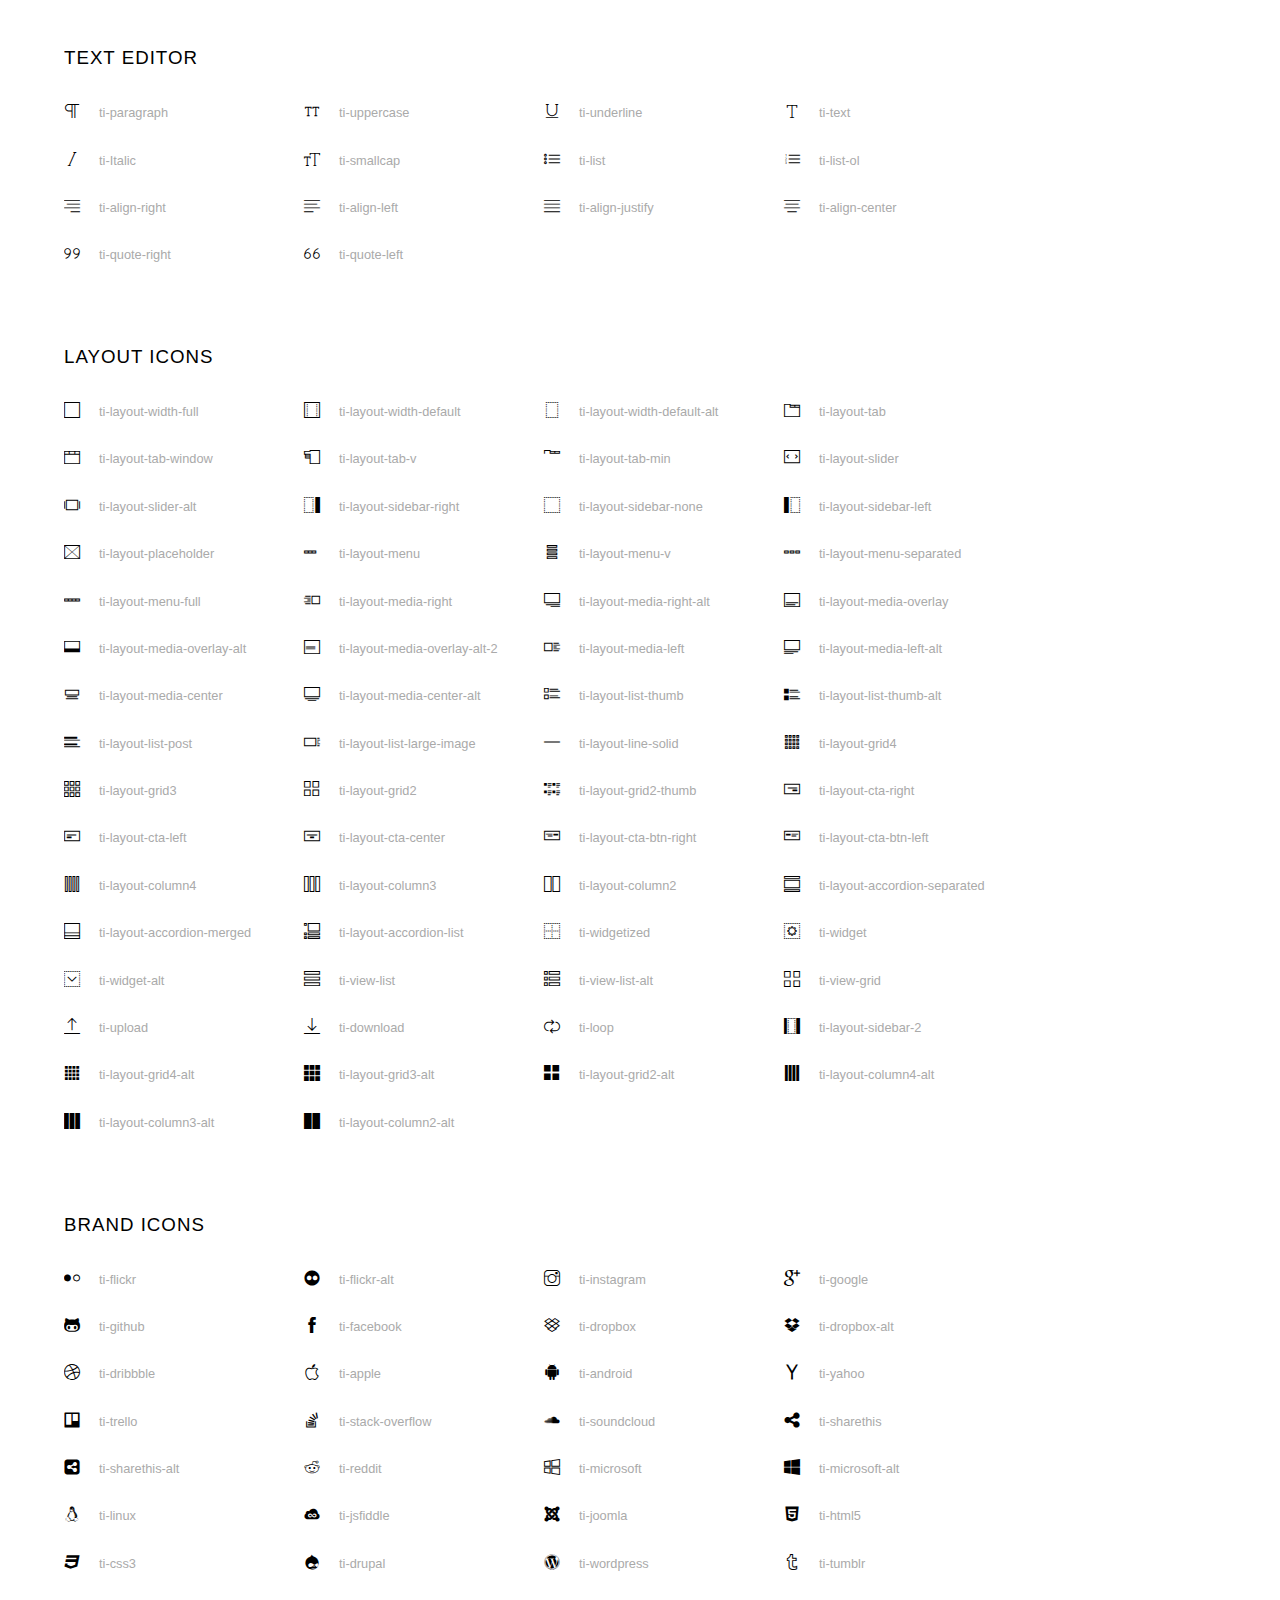
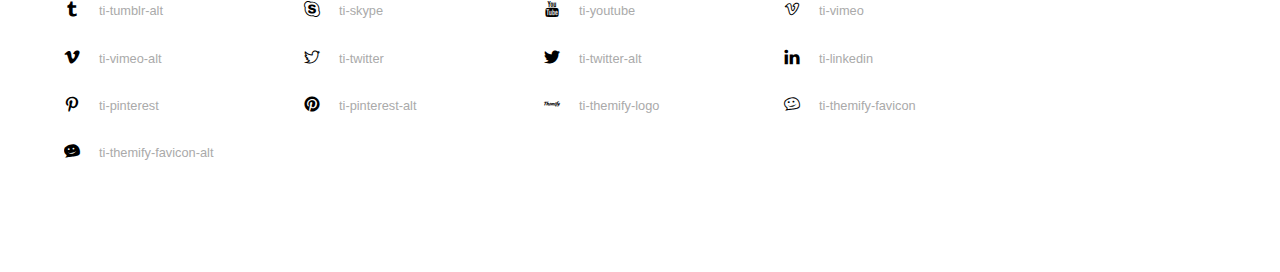
<file: Shop/public/themify-icons/index.html>
<!doctype html>
<html>
<head>
	<meta charset="utf-8">
	<title>Themify Icon Font</title>
	<meta name="viewport" content="width=device-width">
	<link rel="stylesheet" href="demo-files/demo.css">
	<link rel="stylesheet" href="themify-icons.css">
	<!--[if lt IE 8]><!-->
	<link rel="stylesheet" href="ie7/ie7.css">
	<!--<![endif]-->
</head>
<body>
	<h1>Themify Icons</h1>

	<div class="icon-section">

		<div class="icon-section">
			<h3>Arrows &amp; Direction Icons </h3>

			<div class="icon-container">
				<span class="ti-arrow-up"></span><span class="icon-name"> ti-arrow-up</span>
			</div>
			<div class="icon-container">
				<span class="ti-arrow-right"></span><span class="icon-name"> ti-arrow-right</span>
			</div>
			<div class="icon-container">
				<span class="ti-arrow-left"></span><span class="icon-name"> ti-arrow-left</span>
			</div>
			<div class="icon-container">
				<span class="ti-arrow-down"></span><span class="icon-name"> ti-arrow-down</span>
			</div>
			<div class="icon-container">
				<span class="ti-arrows-vertical"></span><span class="icon-name"> ti-arrows-vertical</span>
			</div>
			<div class="icon-container">
				<span class="ti-arrows-horizontal"></span><span class="icon-name"> ti-arrows-horizontal</span>
			</div>
			<div class="icon-container">
				<span class="ti-angle-up"></span><span class="icon-name"> ti-angle-up</span>
			</div>
			<div class="icon-container">
				<span class="ti-angle-right"></span><span class="icon-name"> ti-angle-right</span>
			</div>
			<div class="icon-container">
				<span class="ti-angle-left"></span><span class="icon-name"> ti-angle-left</span>
			</div>
			<div class="icon-container">
				<span class="ti-angle-down"></span><span class="icon-name"> ti-angle-down</span>
			</div>	
			<div class="icon-container">
				<span class="ti-angle-double-up"></span><span class="icon-name"> ti-angle-double-up</span>
			</div>
			<div class="icon-container">
				<span class="ti-angle-double-right"></span><span class="icon-name"> ti-angle-double-right</span>
			</div>
			<div class="icon-container">
				<span class="ti-angle-double-left"></span><span class="icon-name"> ti-angle-double-left</span>
			</div>
			<div class="icon-container">
				<span class="ti-angle-double-down"></span><span class="icon-name"> ti-angle-double-down</span>
			</div>					
			<div class="icon-container">
				<span class="ti-move"></span><span class="icon-name"> ti-move</span>
			</div>
			<div class="icon-container">
				<span class="ti-fullscreen"></span><span class="icon-name"> ti-fullscreen</span>
			</div>
			<div class="icon-container">
				<span class="ti-arrow-top-right"></span><span class="icon-name"> ti-arrow-top-right</span>
			</div>
			<div class="icon-container">
				<span class="ti-arrow-top-left"></span><span class="icon-name"> ti-arrow-top-left</span>
			</div>
			<div class="icon-container">
				<span class="ti-arrow-circle-up"></span><span class="icon-name"> ti-arrow-circle-up</span>
			</div>
			<div class="icon-container">
				<span class="ti-arrow-circle-right"></span><span class="icon-name"> ti-arrow-circle-right</span>
			</div>
			<div class="icon-container">
				<span class="ti-arrow-circle-left"></span><span class="icon-name"> ti-arrow-circle-left</span>
			</div>
			<div class="icon-container">
				<span class="ti-arrow-circle-down"></span><span class="icon-name"> ti-arrow-circle-down</span>
			</div>
			<div class="icon-container">
				<span class="ti-arrows-corner"></span><span class="icon-name"> ti-arrows-corner</span>
			</div>
			<div class="icon-container">
				<span class="ti-split-v"></span><span class="icon-name"> ti-split-v</span>
			</div>

			<div class="icon-container">
				<span class="ti-split-v-alt"></span><span class="icon-name"> ti-split-v-alt</span>
			</div>
			<div class="icon-container">
				<span class="ti-split-h"></span><span class="icon-name"> ti-split-h</span>
			</div>
			<div class="icon-container">
				<span class="ti-hand-point-up"></span><span class="icon-name"> ti-hand-point-up</span>
			</div>
			<div class="icon-container">
				<span class="ti-hand-point-right"></span><span class="icon-name"> ti-hand-point-right</span>
			</div>
			<div class="icon-container">
				<span class="ti-hand-point-left"></span><span class="icon-name"> ti-hand-point-left</span>
			</div>
			<div class="icon-container">
				<span class="ti-hand-point-down"></span><span class="icon-name"> ti-hand-point-down</span>
			</div>
			<div class="icon-container">
				<span class="ti-back-right"></span><span class="icon-name"> ti-back-right</span>
			</div>
			<div class="icon-container">
				<span class="ti-back-left"></span><span class="icon-name"> ti-back-left</span>
			</div>
			<div class="icon-container">
				<span class="ti-exchange-vertical"></span><span class="icon-name"> ti-exchange-vertical</span>
			</div>

		</div> <!-- Arrows Icons -->



		<h3>Web App Icons</h3>
		
		<div class="icon-section">

			<div class="icon-container">
				<span class="ti-wand"></span><span class="icon-name"> ti-wand</span>
			</div>
			<div class="icon-container">
				<span class="ti-save"></span><span class="icon-name"> ti-save</span>
			</div>
			<div class="icon-container">
				<span class="ti-save-alt"></span><span class="icon-name"> ti-save-alt</span>
			</div>

			<div class="icon-container">
				<span class="ti-direction"></span><span class="icon-name"> ti-direction</span>
			</div>
			<div class="icon-container">
				<span class="ti-direction-alt"></span><span class="icon-name"> ti-direction-alt</span>
			</div>
			<div class="icon-container">
				<span class="ti-user"></span><span class="icon-name"> ti-user</span>
			</div>
			<div class="icon-container">
				<span class="ti-link"></span><span class="icon-name"> ti-link</span>
			</div>
			<div class="icon-container">
				<span class="ti-unlink"></span><span class="icon-name"> ti-unlink</span>
			</div>
			<div class="icon-container">
				<span class="ti-trash"></span><span class="icon-name"> ti-trash</span>
			</div>
			<div class="icon-container">
				<span class="ti-target"></span><span class="icon-name"> ti-target</span>
			</div>
			<div class="icon-container">
				<span class="ti-tag"></span><span class="icon-name"> ti-tag</span>
			</div>
			<div class="icon-container">
				<span class="ti-desktop"></span><span class="icon-name"> ti-desktop</span>
			</div>
			<div class="icon-container">
				<span class="ti-tablet"></span><span class="icon-name"> ti-tablet</span>
			</div>
			<div class="icon-container">
				<span class="ti-mobile"></span><span class="icon-name"> ti-mobile</span>
			</div>
			<div class="icon-container">
				<span class="ti-email"></span><span class="icon-name"> ti-email</span>
			</div>	
			<div class="icon-container">
				<span class="ti-star"></span><span class="icon-name"> ti-star</span>
			</div>
			<div class="icon-container">
				<span class="ti-spray"></span><span class="icon-name"> ti-spray</span>
			</div>
			<div class="icon-container">
				<span class="ti-signal"></span><span class="icon-name"> ti-signal</span>
			</div>
			<div class="icon-container">
				<span class="ti-shopping-cart"></span><span class="icon-name"> ti-shopping-cart</span>
			</div>
			<div class="icon-container">
				<span class="ti-shopping-cart-full"></span><span class="icon-name"> ti-shopping-cart-full</span>
			</div>
			<div class="icon-container">
				<span class="ti-settings"></span><span class="icon-name"> ti-settings</span>
			</div>
			<div class="icon-container">
				<span class="ti-search"></span><span class="icon-name"> ti-search</span>
			</div>
			<div class="icon-container">
				<span class="ti-zoom-in"></span><span class="icon-name"> ti-zoom-in</span>
			</div>
			<div class="icon-container">
				<span class="ti-zoom-out"></span><span class="icon-name"> ti-zoom-out</span>
			</div>
			<div class="icon-container">
				<span class="ti-cut"></span><span class="icon-name"> ti-cut</span>
			</div>
			<div class="icon-container">
				<span class="ti-ruler"></span><span class="icon-name"> ti-ruler</span>
			</div>
			<div class="icon-container">
				<span class="ti-ruler-alt-2"></span><span class="icon-name"> ti-ruler-alt-2</span>
			</div>			
			<div class="icon-container">
				<span class="ti-ruler-pencil"></span><span class="icon-name"> ti-ruler-pencil</span>
			</div>
			<div class="icon-container">
				<span class="ti-ruler-alt"></span><span class="icon-name"> ti-ruler-alt</span>
			</div>
			<div class="icon-container">
				<span class="ti-bookmark"></span><span class="icon-name"> ti-bookmark</span>
			</div>
			<div class="icon-container">
				<span class="ti-bookmark-alt"></span><span class="icon-name"> ti-bookmark-alt</span>
			</div>
			<div class="icon-container">
				<span class="ti-reload"></span><span class="icon-name"> ti-reload</span>
			</div>
			<div class="icon-container">
				<span class="ti-plus"></span><span class="icon-name"> ti-plus</span>
			</div>
			<div class="icon-container">
				<span class="ti-minus"></span><span class="icon-name"> ti-minus</span>
			</div>
			<div class="icon-container">
				<span class="ti-close"></span><span class="icon-name"> ti-close</span>
			</div>			
			<div class="icon-container">
				<span class="ti-pin"></span><span class="icon-name"> ti-pin</span>
			</div>
			<div class="icon-container">
				<span class="ti-pencil"></span><span class="icon-name"> ti-pencil</span>
			</div>
					
		  	<div class="icon-container">
				<span class="ti-pencil-alt"></span><span class="icon-name"> ti-pencil-alt</span>
			</div>
			<div class="icon-container">
				<span class="ti-paint-roller"></span><span class="icon-name"> ti-paint-roller</span>
			</div>
			<div class="icon-container">
				<span class="ti-paint-bucket"></span><span class="icon-name"> ti-paint-bucket</span>
			</div>
			<div class="icon-container">
				<span class="ti-na"></span><span class="icon-name"> ti-na</span>
			</div>
			<div class="icon-container">
				<span class="ti-medall"></span><span class="icon-name"> ti-medall</span>
			</div>
			<div class="icon-container">
				<span class="ti-medall-alt"></span><span class="icon-name"> ti-medall-alt</span>
			</div>
			<div class="icon-container">
				<span class="ti-marker"></span><span class="icon-name"> ti-marker</span>
			</div>
			<div class="icon-container">
				<span class="ti-marker-alt"></span><span class="icon-name"> ti-marker-alt</span>
			</div>

			<div class="icon-container">
				<span class="ti-lock"></span><span class="icon-name"> ti-lock</span>
			</div>
			<div class="icon-container">
				<span class="ti-unlock"></span><span class="icon-name"> ti-unlock</span>
			</div>
			<div class="icon-container">
				<span class="ti-location-arrow"></span><span class="icon-name"> ti-location-arrow</span>
			</div>
			<div class="icon-container">
				<span class="ti-layout"></span><span class="icon-name"> ti-layout</span>
			</div>
			<div class="icon-container">
				<span class="ti-layers"></span><span class="icon-name"> ti-layers</span>
			</div>
			<div class="icon-container">
				<span class="ti-layers-alt"></span><span class="icon-name"> ti-layers-alt</span>
			</div>
			<div class="icon-container">
				<span class="ti-key"></span><span class="icon-name"> ti-key</span>
			</div>
			<div class="icon-container">
				<span class="ti-image"></span><span class="icon-name"> ti-image</span>
			</div>
			<div class="icon-container">
				<span class="ti-heart"></span><span class="icon-name"> ti-heart</span>
			</div>
			<div class="icon-container">
				<span class="ti-heart-broken"></span><span class="icon-name"> ti-heart-broken</span>
			</div>
			<div class="icon-container">
				<span class="ti-hand-stop"></span><span class="icon-name"> ti-hand-stop</span>
			</div>
			<div class="icon-container">
				<span class="ti-hand-open"></span><span class="icon-name"> ti-hand-open</span>
			</div>
			<div class="icon-container">
				<span class="ti-hand-drag"></span><span class="icon-name"> ti-hand-drag</span>
			</div>
			<div class="icon-container">
				<span class="ti-flag"></span><span class="icon-name"> ti-flag</span>
			</div>
			<div class="icon-container">
				<span class="ti-flag-alt"></span><span class="icon-name"> ti-flag-alt</span>
			</div>
			<div class="icon-container">
				<span class="ti-flag-alt-2"></span><span class="icon-name"> ti-flag-alt-2</span>
			</div>
			<div class="icon-container">
				<span class="ti-eye"></span><span class="icon-name"> ti-eye</span>
			</div>
			<div class="icon-container">
				<span class="ti-import"></span><span class="icon-name"> ti-import</span>
			</div>			
			<div class="icon-container">
				<span class="ti-export"></span><span class="icon-name"> ti-export</span>
			</div>
			<div class="icon-container">
				<span class="ti-cup"></span><span class="icon-name"> ti-cup</span>
			</div>
			<div class="icon-container">
				<span class="ti-crown"></span><span class="icon-name"> ti-crown</span>
			</div>
			<div class="icon-container">
				<span class="ti-comments"></span><span class="icon-name"> ti-comments</span>
			</div>
			<div class="icon-container">
				<span class="ti-comment"></span><span class="icon-name"> ti-comment</span>
			</div>
			<div class="icon-container">
				<span class="ti-comment-alt"></span><span class="icon-name"> ti-comment-alt</span>
			</div>
			<div class="icon-container">
				<span class="ti-thought"></span><span class="icon-name"> ti-thought</span>
			</div>			
			<div class="icon-container">
				<span class="ti-clip"></span><span class="icon-name"> ti-clip</span>
			</div>

			<div class="icon-container">
				<span class="ti-check"></span><span class="icon-name"> ti-check</span>
			</div>
			<div class="icon-container">
				<span class="ti-check-box"></span><span class="icon-name"> ti-check-box</span>
			</div>
			<div class="icon-container">
				<span class="ti-camera"></span><span class="icon-name"> ti-camera</span>
			</div>
			<div class="icon-container">
				<span class="ti-announcement"></span><span class="icon-name"> ti-announcement</span>
			</div>
			<div class="icon-container">
				<span class="ti-brush"></span><span class="icon-name"> ti-brush</span>
			</div>
			<div class="icon-container">
				<span class="ti-brush-alt"></span><span class="icon-name"> ti-brush-alt</span>
			</div>
			<div class="icon-container">
				<span class="ti-palette"></span><span class="icon-name"> ti-palette</span>
			</div>			
			<div class="icon-container">
				<span class="ti-briefcase"></span><span class="icon-name"> ti-briefcase</span>
			</div>
			<div class="icon-container">
				<span class="ti-bolt"></span><span class="icon-name"> ti-bolt</span>
			</div>
			<div class="icon-container">
				<span class="ti-bolt-alt"></span><span class="icon-name"> ti-bolt-alt</span>
			</div>
			<div class="icon-container">
				<span class="ti-blackboard"></span><span class="icon-name"> ti-blackboard</span>
			</div>
			<div class="icon-container">
				<span class="ti-bag"></span><span class="icon-name"> ti-bag</span>
			</div>
			<div class="icon-container">
				<span class="ti-world"></span><span class="icon-name"> ti-world</span>
			</div>
			<div class="icon-container">
				<span class="ti-wheelchair"></span><span class="icon-name"> ti-wheelchair</span>
			</div>
			<div class="icon-container">
				<span class="ti-car"></span><span class="icon-name"> ti-car</span>
			</div>
			<div class="icon-container">
				<span class="ti-truck"></span><span class="icon-name"> ti-truck</span>
			</div>
			<div class="icon-container">
				<span class="ti-timer"></span><span class="icon-name"> ti-timer</span>
			</div>
			<div class="icon-container">
				<span class="ti-ticket"></span><span class="icon-name"> ti-ticket</span>
			</div>
			<div class="icon-container">
				<span class="ti-thumb-up"></span><span class="icon-name"> ti-thumb-up</span>
			</div>
			<div class="icon-container">
				<span class="ti-thumb-down"></span><span class="icon-name"> ti-thumb-down</span>
			</div>

			<div class="icon-container">
				<span class="ti-stats-up"></span><span class="icon-name"> ti-stats-up</span>
			</div>
			<div class="icon-container">
				<span class="ti-stats-down"></span><span class="icon-name"> ti-stats-down</span>
			</div>
			<div class="icon-container">
				<span class="ti-shine"></span><span class="icon-name"> ti-shine</span>
			</div>
			<div class="icon-container">
				<span class="ti-shift-right"></span><span class="icon-name"> ti-shift-right</span>
			</div>
			<div class="icon-container">
				<span class="ti-shift-left"></span><span class="icon-name"> ti-shift-left</span>
			</div>

			<div class="icon-container">
				<span class="ti-shift-right-alt"></span><span class="icon-name"> ti-shift-right-alt</span>
			</div>
			<div class="icon-container">
				<span class="ti-shift-left-alt"></span><span class="icon-name"> ti-shift-left-alt</span>
			</div>
			<div class="icon-container">
				<span class="ti-shield"></span><span class="icon-name"> ti-shield</span>
			</div>
			<div class="icon-container">
				<span class="ti-notepad"></span><span class="icon-name"> ti-notepad</span>
			</div>
			<div class="icon-container">
				<span class="ti-server"></span><span class="icon-name"> ti-server</span>
			</div>

			<div class="icon-container">
				<span class="ti-pulse"></span><span class="icon-name"> ti-pulse</span>
			</div>
			<div class="icon-container">
				<span class="ti-printer"></span><span class="icon-name"> ti-printer</span>
			</div>
			<div class="icon-container">
				<span class="ti-power-off"></span><span class="icon-name"> ti-power-off</span>
			</div>
			<div class="icon-container">
				<span class="ti-plug"></span><span class="icon-name"> ti-plug</span>
			</div>
			<div class="icon-container">
				<span class="ti-pie-chart"></span><span class="icon-name"> ti-pie-chart</span>
			</div>

			<div class="icon-container">
				<span class="ti-panel"></span><span class="icon-name"> ti-panel</span>
			</div>
			<div class="icon-container">
				<span class="ti-package"></span><span class="icon-name"> ti-package</span>
			</div>
			<div class="icon-container">
				<span class="ti-music"></span><span class="icon-name"> ti-music</span>
			</div>
			<div class="icon-container">
				<span class="ti-music-alt"></span><span class="icon-name"> ti-music-alt</span>
			</div>
			<div class="icon-container">
				<span class="ti-mouse"></span><span class="icon-name"> ti-mouse</span>
			</div>
			<div class="icon-container">
				<span class="ti-mouse-alt"></span><span class="icon-name"> ti-mouse-alt</span>
			</div>
			<div class="icon-container">
				<span class="ti-money"></span><span class="icon-name"> ti-money</span>
			</div>
			<div class="icon-container">
				<span class="ti-microphone"></span><span class="icon-name"> ti-microphone</span>
			</div>
			<div class="icon-container">
				<span class="ti-menu"></span><span class="icon-name"> ti-menu</span>
			</div>
			<div class="icon-container">
				<span class="ti-menu-alt"></span><span class="icon-name"> ti-menu-alt</span>
			</div>
			<div class="icon-container">
				<span class="ti-map"></span><span class="icon-name"> ti-map</span>
			</div>
			<div class="icon-container">
				<span class="ti-map-alt"></span><span class="icon-name"> ti-map-alt</span>
			</div>

			<div class="icon-container">
				<span class="ti-location-pin"></span><span class="icon-name"> ti-location-pin</span>
			</div>

			<div class="icon-container">
				<span class="ti-light-bulb"></span><span class="icon-name"> ti-light-bulb</span>
			</div>
			<div class="icon-container">
				<span class="ti-info"></span><span class="icon-name"> ti-info</span>
			</div>
			<div class="icon-container">
				<span class="ti-infinite"></span><span class="icon-name"> ti-infinite</span>
			</div>
			<div class="icon-container">
				<span class="ti-id-badge"></span><span class="icon-name"> ti-id-badge</span>
			</div>
			<div class="icon-container">
				<span class="ti-hummer"></span><span class="icon-name"> ti-hummer</span>
			</div>
			<div class="icon-container">
				<span class="ti-home"></span><span class="icon-name"> ti-home</span>
			</div>
			<div class="icon-container">
				<span class="ti-help"></span><span class="icon-name"> ti-help</span>
			</div>
			<div class="icon-container">
				<span class="ti-headphone"></span><span class="icon-name"> ti-headphone</span>
			</div>
			<div class="icon-container">
				<span class="ti-harddrives"></span><span class="icon-name"> ti-harddrives</span>
			</div>
			<div class="icon-container">
				<span class="ti-harddrive"></span><span class="icon-name"> ti-harddrive</span>
			</div>
			<div class="icon-container">
				<span class="ti-gift"></span><span class="icon-name"> ti-gift</span>
			</div>
			<div class="icon-container">
				<span class="ti-game"></span><span class="icon-name"> ti-game</span>
			</div>
			<div class="icon-container">
				<span class="ti-filter"></span><span class="icon-name"> ti-filter</span>
			</div>
			<div class="icon-container">
				<span class="ti-files"></span><span class="icon-name"> ti-files</span>
			</div>
			<div class="icon-container">
				<span class="ti-file"></span><span class="icon-name"> ti-file</span>
			</div>
			<div class="icon-container">
				<span class="ti-zip"></span><span class="icon-name"> ti-zip</span>
			</div>
			<div class="icon-container">
				<span class="ti-folder"></span><span class="icon-name"> ti-folder</span>
			</div>			
			<div class="icon-container">
				<span class="ti-envelope"></span><span class="icon-name"> ti-envelope</span>
			</div>


			<div class="icon-container">
				<span class="ti-dashboard"></span><span class="icon-name"> ti-dashboard</span>
			</div>
			<div class="icon-container">
				<span class="ti-cloud"></span><span class="icon-name"> ti-cloud</span>
			</div>
			<div class="icon-container">
				<span class="ti-cloud-up"></span><span class="icon-name"> ti-cloud-up</span>
			</div>
			<div class="icon-container">
				<span class="ti-cloud-down"></span><span class="icon-name"> ti-cloud-down</span>
			</div>
			<div class="icon-container">
				<span class="ti-clipboard"></span><span class="icon-name"> ti-clipboard</span>
			</div>
			<div class="icon-container">
				<span class="ti-calendar"></span><span class="icon-name"> ti-calendar</span>
			</div>
			<div class="icon-container">
				<span class="ti-book"></span><span class="icon-name"> ti-book</span>
			</div>
			<div class="icon-container">
				<span class="ti-bell"></span><span class="icon-name"> ti-bell</span>
			</div>
			<div class="icon-container">
				<span class="ti-basketball"></span><span class="icon-name"> ti-basketball</span>
			</div>
			<div class="icon-container">
				<span class="ti-bar-chart"></span><span class="icon-name"> ti-bar-chart</span>
			</div>
			<div class="icon-container">
				<span class="ti-bar-chart-alt"></span><span class="icon-name"> ti-bar-chart-alt</span>
			</div>


			<div class="icon-container">
				<span class="ti-archive"></span><span class="icon-name"> ti-archive</span>
			</div>
			<div class="icon-container">
				<span class="ti-anchor"></span><span class="icon-name"> ti-anchor</span>
			</div>

			<div class="icon-container">
				<span class="ti-alert"></span><span class="icon-name"> ti-alert</span>
			</div>
			<div class="icon-container">
				<span class="ti-alarm-clock"></span><span class="icon-name"> ti-alarm-clock</span>
			</div>
			<div class="icon-container">
				<span class="ti-agenda"></span><span class="icon-name"> ti-agenda</span>
			</div>
			<div class="icon-container">
				<span class="ti-write"></span><span class="icon-name"> ti-write</span>
			</div>

			<div class="icon-container">
				<span class="ti-wallet"></span><span class="icon-name"> ti-wallet</span>
			</div>
			<div class="icon-container">
				<span class="ti-video-clapper"></span><span class="icon-name"> ti-video-clapper</span>
			</div>
			<div class="icon-container">
				<span class="ti-video-camera"></span><span class="icon-name"> ti-video-camera</span>
			</div>
			<div class="icon-container">
				<span class="ti-vector"></span><span class="icon-name"> ti-vector</span>
			</div>

			<div class="icon-container">
				<span class="ti-support"></span><span class="icon-name"> ti-support</span>
			</div>
			<div class="icon-container">
				<span class="ti-stamp"></span><span class="icon-name"> ti-stamp</span>
			</div>
			<div class="icon-container">
				<span class="ti-slice"></span><span class="icon-name"> ti-slice</span>
			</div>
			<div class="icon-container">
				<span class="ti-shortcode"></span><span class="icon-name"> ti-shortcode</span>
			</div>
			<div class="icon-container">
				<span class="ti-receipt"></span><span class="icon-name"> ti-receipt</span>
			</div>
			<div class="icon-container">
				<span class="ti-pin2"></span><span class="icon-name"> ti-pin2</span>
			</div>
			<div class="icon-container">
				<span class="ti-pin-alt"></span><span class="icon-name"> ti-pin-alt</span>
			</div>
			<div class="icon-container">
				<span class="ti-pencil-alt2"></span><span class="icon-name"> ti-pencil-alt2</span>
			</div>
			<div class="icon-container">
				<span class="ti-eraser"></span><span class="icon-name"> ti-eraser</span>
			</div>			
			<div class="icon-container">
				<span class="ti-more"></span><span class="icon-name"> ti-more</span>
			</div>
			<div class="icon-container">
				<span class="ti-more-alt"></span><span class="icon-name"> ti-more-alt</span>
			</div>
			<div class="icon-container">
				<span class="ti-microphone-alt"></span><span class="icon-name"> ti-microphone-alt</span>
			</div>
			<div class="icon-container">
				<span class="ti-magnet"></span><span class="icon-name"> ti-magnet</span>
			</div>
			<div class="icon-container">
				<span class="ti-line-double"></span><span class="icon-name"> ti-line-double</span>
			</div>
			<div class="icon-container">
				<span class="ti-line-dotted"></span><span class="icon-name"> ti-line-dotted</span>
			</div>
			<div class="icon-container">
				<span class="ti-line-dashed"></span><span class="icon-name"> ti-line-dashed</span>
			</div>

			<div class="icon-container">
				<span class="ti-ink-pen"></span><span class="icon-name"> ti-ink-pen</span>
			</div>
			<div class="icon-container">
				<span class="ti-info-alt"></span><span class="icon-name"> ti-info-alt</span>
			</div>
			<div class="icon-container">
				<span class="ti-help-alt"></span><span class="icon-name"> ti-help-alt</span>
			</div>
			<div class="icon-container">
				<span class="ti-headphone-alt"></span><span class="icon-name"> ti-headphone-alt</span>
			</div>

			<div class="icon-container">
				<span class="ti-gallery"></span><span class="icon-name"> ti-gallery</span>
			</div>
			<div class="icon-container">
				<span class="ti-face-smile"></span><span class="icon-name"> ti-face-smile</span>
			</div>
			<div class="icon-container">
				<span class="ti-face-sad"></span><span class="icon-name"> ti-face-sad</span>
			</div>
			<div class="icon-container">
				<span class="ti-credit-card"></span><span class="icon-name"> ti-credit-card</span>
			</div>
			<div class="icon-container">
				<span class="ti-comments-smiley"></span><span class="icon-name"> ti-comments-smiley</span>
			</div>
			<div class="icon-container">
				<span class="ti-time"></span><span class="icon-name"> ti-time</span>
			</div>
			<div class="icon-container">
				<span class="ti-share"></span><span class="icon-name"> ti-share</span>
			</div>
			<div class="icon-container">
				<span class="ti-share-alt"></span><span class="icon-name"> ti-share-alt</span>
			</div>
			<div class="icon-container">
				<span class="ti-rocket"></span><span class="icon-name"> ti-rocket</span>
			</div>

			<div class="icon-container">
				<span class="ti-new-window"></span><span class="icon-name"> ti-new-window</span>
			</div>

			<div class="icon-container">
				<span class="ti-rss"></span><span class="icon-name"> ti-rss</span>
			</div>

			<div class="icon-container">
				<span class="ti-rss-alt"></span><span class="icon-name"> ti-rss-alt</span>
			</div>
			
		</div><!-- Web App Icons -->


		<div class="icon-section">
			<h3>Control Icons</h3>
			<div class="icon-container">
				<span class="ti-control-stop"></span><span class="icon-name"> ti-control-stop</span>
			</div>
			<div class="icon-container">
				<span class="ti-control-shuffle"></span><span class="icon-name"> ti-control-shuffle</span>
			</div>
			<div class="icon-container">
				<span class="ti-control-play"></span><span class="icon-name"> ti-control-play</span>
			</div>
			<div class="icon-container">
				<span class="ti-control-pause"></span><span class="icon-name"> ti-control-pause</span>
			</div>
			<div class="icon-container">
				<span class="ti-control-forward"></span><span class="icon-name"> ti-control-forward</span>
			</div>
			<div class="icon-container">
				<span class="ti-control-backward"></span><span class="icon-name"> ti-control-backward</span>
			</div>	
			<div class="icon-container">
				<span class="ti-volume"></span><span class="icon-name"> ti-volume</span>
			</div>
			<div class="icon-container">
				<span class="ti-control-skip-forward"></span><span class="icon-name"> ti-control-skip-forward</span>
			</div>
			<div class="icon-container">
				<span class="ti-control-skip-backward"></span><span class="icon-name"> ti-control-skip-backward</span>
			</div>
			<div class="icon-container">
				<span class="ti-control-record"></span><span class="icon-name"> ti-control-record</span>
			</div>
			<div class="icon-container">
				<span class="ti-control-eject"></span><span class="icon-name"> ti-control-eject</span>
			</div>			
		</div> <!-- Control Icons -->


		<div class="icon-section">
			<h3>Text Editor</h3>

			<div class="icon-container">
				<span class="ti-paragraph"></span><span class="icon-name"> ti-paragraph</span>
			</div>
			<div class="icon-container">
				<span class="ti-uppercase"></span><span class="icon-name"> ti-uppercase</span>
			</div>

			<div class="icon-container">
				<span class="ti-underline"></span><span class="icon-name"> ti-underline</span>
			</div>
			<div class="icon-container">
				<span class="ti-text"></span><span class="icon-name"> ti-text</span>
			</div>
			<div class="icon-container">
				<span class="ti-Italic"></span><span class="icon-name"> ti-Italic</span>
			</div>
			<div class="icon-container">
				<span class="ti-smallcap"></span><span class="icon-name"> ti-smallcap</span>
			</div>
			<div class="icon-container">
				<span class="ti-list"></span><span class="icon-name"> ti-list</span>
			</div>
			<div class="icon-container">
				<span class="ti-list-ol"></span><span class="icon-name"> ti-list-ol</span>
			</div>
			<div class="icon-container">
				<span class="ti-align-right"></span><span class="icon-name"> ti-align-right</span>
			</div>
			<div class="icon-container">
				<span class="ti-align-left"></span><span class="icon-name"> ti-align-left</span>
			</div>
			<div class="icon-container">
				<span class="ti-align-justify"></span><span class="icon-name"> ti-align-justify</span>
			</div>
			<div class="icon-container">
				<span class="ti-align-center"></span><span class="icon-name"> ti-align-center</span>
			</div>
			<div class="icon-container">
				<span class="ti-quote-right"></span><span class="icon-name"> ti-quote-right</span>
			</div>
			<div class="icon-container">
				<span class="ti-quote-left"></span><span class="icon-name"> ti-quote-left</span>
			</div>

		</div> <!-- Text Editor -->



		<div class="icon-section">
			<h3>Layout Icons</h3>
			<div class="icon-container">
				<span class="ti-layout-width-full"></span><span class="icon-name"> ti-layout-width-full</span>
			</div>
			<div class="icon-container">
				<span class="ti-layout-width-default"></span><span class="icon-name"> ti-layout-width-default</span>
			</div>
			<div class="icon-container">
				<span class="ti-layout-width-default-alt"></span><span class="icon-name"> ti-layout-width-default-alt</span>
			</div>
			<div class="icon-container">
				<span class="ti-layout-tab"></span><span class="icon-name"> ti-layout-tab</span>
			</div>
			<div class="icon-container">
				<span class="ti-layout-tab-window"></span><span class="icon-name"> ti-layout-tab-window</span>
			</div>
			<div class="icon-container">
				<span class="ti-layout-tab-v"></span><span class="icon-name"> ti-layout-tab-v</span>
			</div>
			<div class="icon-container">
				<span class="ti-layout-tab-min"></span><span class="icon-name"> ti-layout-tab-min</span>
			</div>
			<div class="icon-container">
				<span class="ti-layout-slider"></span><span class="icon-name"> ti-layout-slider</span>
			</div>
			<div class="icon-container">
				<span class="ti-layout-slider-alt"></span><span class="icon-name"> ti-layout-slider-alt</span>
			</div>
			<div class="icon-container">
				<span class="ti-layout-sidebar-right"></span><span class="icon-name"> ti-layout-sidebar-right</span>
			</div>
			<div class="icon-container">
				<span class="ti-layout-sidebar-none"></span><span class="icon-name"> ti-layout-sidebar-none</span>
			</div>
			<div class="icon-container">
				<span class="ti-layout-sidebar-left"></span><span class="icon-name"> ti-layout-sidebar-left</span>
			</div>
			<div class="icon-container">
				<span class="ti-layout-placeholder"></span><span class="icon-name"> ti-layout-placeholder</span>
			</div>
			<div class="icon-container">
				<span class="ti-layout-menu"></span><span class="icon-name"> ti-layout-menu</span>
			</div>
			<div class="icon-container">
				<span class="ti-layout-menu-v"></span><span class="icon-name"> ti-layout-menu-v</span>
			</div>
			<div class="icon-container">
				<span class="ti-layout-menu-separated"></span><span class="icon-name"> ti-layout-menu-separated</span>
			</div>
			<div class="icon-container">
				<span class="ti-layout-menu-full"></span><span class="icon-name"> ti-layout-menu-full</span>
			</div>
			<div class="icon-container">
				<span class="ti-layout-media-right"></span><span class="icon-name"> ti-layout-media-right</span>
			</div>
			<div class="icon-container">
				<span class="ti-layout-media-right-alt"></span><span class="icon-name"> ti-layout-media-right-alt</span>
			</div>
			<div class="icon-container">
				<span class="ti-layout-media-overlay"></span><span class="icon-name"> ti-layout-media-overlay</span>
			</div>
			<div class="icon-container">
				<span class="ti-layout-media-overlay-alt"></span><span class="icon-name"> ti-layout-media-overlay-alt</span>
			</div>
			<div class="icon-container">
				<span class="ti-layout-media-overlay-alt-2"></span><span class="icon-name"> ti-layout-media-overlay-alt-2</span>
			</div>
			<div class="icon-container">
				<span class="ti-layout-media-left"></span><span class="icon-name"> ti-layout-media-left</span>
			</div>
			<div class="icon-container">
				<span class="ti-layout-media-left-alt"></span><span class="icon-name"> ti-layout-media-left-alt</span>
			</div>
			<div class="icon-container">
				<span class="ti-layout-media-center"></span><span class="icon-name"> ti-layout-media-center</span>
			</div>
			<div class="icon-container">
				<span class="ti-layout-media-center-alt"></span><span class="icon-name"> ti-layout-media-center-alt</span>
			</div>
			<div class="icon-container">
				<span class="ti-layout-list-thumb"></span><span class="icon-name"> ti-layout-list-thumb</span>
			</div>
			<div class="icon-container">
				<span class="ti-layout-list-thumb-alt"></span><span class="icon-name"> ti-layout-list-thumb-alt</span>
			</div>
			<div class="icon-container">
				<span class="ti-layout-list-post"></span><span class="icon-name"> ti-layout-list-post</span>
			</div>
			<div class="icon-container">
				<span class="ti-layout-list-large-image"></span><span class="icon-name"> ti-layout-list-large-image</span>
			</div>
			<div class="icon-container">
				<span class="ti-layout-line-solid"></span><span class="icon-name"> ti-layout-line-solid</span>
			</div>
			<div class="icon-container">
				<span class="ti-layout-grid4"></span><span class="icon-name"> ti-layout-grid4</span>
			</div>
			<div class="icon-container">
				<span class="ti-layout-grid3"></span><span class="icon-name"> ti-layout-grid3</span>
			</div>
			<div class="icon-container">
				<span class="ti-layout-grid2"></span><span class="icon-name"> ti-layout-grid2</span>
			</div>
			<div class="icon-container">
				<span class="ti-layout-grid2-thumb"></span><span class="icon-name"> ti-layout-grid2-thumb</span>
			</div>
			<div class="icon-container">
				<span class="ti-layout-cta-right"></span><span class="icon-name"> ti-layout-cta-right</span>
			</div>
			<div class="icon-container">
				<span class="ti-layout-cta-left"></span><span class="icon-name"> ti-layout-cta-left</span>
			</div>
			<div class="icon-container">
				<span class="ti-layout-cta-center"></span><span class="icon-name"> ti-layout-cta-center</span>
			</div>
			<div class="icon-container">
				<span class="ti-layout-cta-btn-right"></span><span class="icon-name"> ti-layout-cta-btn-right</span>
			</div>
			<div class="icon-container">
				<span class="ti-layout-cta-btn-left"></span><span class="icon-name"> ti-layout-cta-btn-left</span>
			</div>
			<div class="icon-container">
				<span class="ti-layout-column4"></span><span class="icon-name"> ti-layout-column4</span>
			</div>
			<div class="icon-container">
				<span class="ti-layout-column3"></span><span class="icon-name"> ti-layout-column3</span>
			</div>
			<div class="icon-container">
				<span class="ti-layout-column2"></span><span class="icon-name"> ti-layout-column2</span>
			</div>
			<div class="icon-container">
				<span class="ti-layout-accordion-separated"></span><span class="icon-name"> ti-layout-accordion-separated</span>
			</div>
			<div class="icon-container">
				<span class="ti-layout-accordion-merged"></span><span class="icon-name"> ti-layout-accordion-merged</span>
			</div>
			<div class="icon-container">
				<span class="ti-layout-accordion-list"></span><span class="icon-name"> ti-layout-accordion-list</span>
			</div>
			<div class="icon-container">
				<span class="ti-widgetized"></span><span class="icon-name"> ti-widgetized</span>
			</div>
			<div class="icon-container">
				<span class="ti-widget"></span><span class="icon-name"> ti-widget</span>
			</div>
			<div class="icon-container">
				<span class="ti-widget-alt"></span><span class="icon-name"> ti-widget-alt</span>
			</div>
			<div class="icon-container">
				<span class="ti-view-list"></span><span class="icon-name"> ti-view-list</span>
			</div>
			<div class="icon-container">
				<span class="ti-view-list-alt"></span><span class="icon-name"> ti-view-list-alt</span>
			</div>
			<div class="icon-container">
				<span class="ti-view-grid"></span><span class="icon-name"> ti-view-grid</span>
			</div>
			<div class="icon-container">
				<span class="ti-upload"></span><span class="icon-name"> ti-upload</span>
			</div>
			<div class="icon-container">
				<span class="ti-download"></span><span class="icon-name"> ti-download</span>
			</div>	
			<div class="icon-container">
				<span class="ti-loop"></span><span class="icon-name"> ti-loop</span>
			</div>
			<div class="icon-container">
				<span class="ti-layout-sidebar-2"></span><span class="icon-name"> ti-layout-sidebar-2</span>
			</div>
			<div class="icon-container">
				<span class="ti-layout-grid4-alt"></span><span class="icon-name"> ti-layout-grid4-alt</span>
			</div>
			<div class="icon-container">
				<span class="ti-layout-grid3-alt"></span><span class="icon-name"> ti-layout-grid3-alt</span>
			</div>
			<div class="icon-container">
				<span class="ti-layout-grid2-alt"></span><span class="icon-name"> ti-layout-grid2-alt</span>
			</div>
			<div class="icon-container">
				<span class="ti-layout-column4-alt"></span><span class="icon-name"> ti-layout-column4-alt</span>
			</div>
			<div class="icon-container">
				<span class="ti-layout-column3-alt"></span><span class="icon-name"> ti-layout-column3-alt</span>
			</div>
			<div class="icon-container">
				<span class="ti-layout-column2-alt"></span><span class="icon-name"> ti-layout-column2-alt</span>
			</div>		


		</div> <!-- Layout Icons -->


		<div class="icon-section">
			<h3>Brand Icons</h3>

			<div class="icon-container">
				<span class="ti-flickr"></span><span class="icon-name"> ti-flickr</span>
			</div>
			<div class="icon-container">
				<span class="ti-flickr-alt"></span><span class="icon-name"> ti-flickr-alt</span>
			</div>			
			<div class="icon-container">
				<span class="ti-instagram"></span><span class="icon-name"> ti-instagram</span>
			</div>
			<div class="icon-container">
				<span class="ti-google"></span><span class="icon-name"> ti-google</span>
			</div>
			<div class="icon-container">
				<span class="ti-github"></span><span class="icon-name"> ti-github</span>
			</div>

			<div class="icon-container">
				<span class="ti-facebook"></span><span class="icon-name"> ti-facebook</span>
			</div>
			<div class="icon-container">
				<span class="ti-dropbox"></span><span class="icon-name"> ti-dropbox</span>
			</div>
			<div class="icon-container">
				<span class="ti-dropbox-alt"></span><span class="icon-name"> ti-dropbox-alt</span>
			</div>
			<div class="icon-container">
				<span class="ti-dribbble"></span><span class="icon-name"> ti-dribbble</span>
			</div>
			<div class="icon-container">
				<span class="ti-apple"></span><span class="icon-name"> ti-apple</span>
			</div>
			<div class="icon-container">
				<span class="ti-android"></span><span class="icon-name"> ti-android</span>
			</div>
			<div class="icon-container">
				<span class="ti-yahoo"></span><span class="icon-name"> ti-yahoo</span>
			</div>
			<div class="icon-container">
				<span class="ti-trello"></span><span class="icon-name"> ti-trello</span>
			</div>
			<div class="icon-container">
				<span class="ti-stack-overflow"></span><span class="icon-name"> ti-stack-overflow</span>
			</div>
			<div class="icon-container">
				<span class="ti-soundcloud"></span><span class="icon-name"> ti-soundcloud</span>
			</div>
			<div class="icon-container">
				<span class="ti-sharethis"></span><span class="icon-name"> ti-sharethis</span>
			</div>
			<div class="icon-container">
				<span class="ti-sharethis-alt"></span><span class="icon-name"> ti-sharethis-alt</span>
			</div>
			<div class="icon-container">
				<span class="ti-reddit"></span><span class="icon-name"> ti-reddit</span>
			</div>

			<div class="icon-container">
				<span class="ti-microsoft"></span><span class="icon-name"> ti-microsoft</span>
			</div>
			<div class="icon-container">
				<span class="ti-microsoft-alt"></span><span class="icon-name"> ti-microsoft-alt</span>
			</div>
			<div class="icon-container">
				<span class="ti-linux"></span><span class="icon-name"> ti-linux</span>
			</div>
			<div class="icon-container">
				<span class="ti-jsfiddle"></span><span class="icon-name"> ti-jsfiddle</span>
			</div>
			<div class="icon-container">
				<span class="ti-joomla"></span><span class="icon-name"> ti-joomla</span>
			</div>
			<div class="icon-container">
				<span class="ti-html5"></span><span class="icon-name"> ti-html5</span>
			</div>
			<div class="icon-container">
				<span class="ti-css3"></span><span class="icon-name"> ti-css3</span>
			</div>	
			<div class="icon-container">
				<span class="ti-drupal"></span><span class="icon-name"> ti-drupal</span>
			</div>
			<div class="icon-container">
				<span class="ti-wordpress"></span><span class="icon-name"> ti-wordpress</span>
			</div>		
			<div class="icon-container">
				<span class="ti-tumblr"></span><span class="icon-name"> ti-tumblr</span>
			</div>
			<div class="icon-container">
				<span class="ti-tumblr-alt"></span><span class="icon-name"> ti-tumblr-alt</span>
			</div>
			<div class="icon-container">
				<span class="ti-skype"></span><span class="icon-name"> ti-skype</span>
			</div>
			<div class="icon-container">
				<span class="ti-youtube"></span><span class="icon-name"> ti-youtube</span>
			</div>
			<div class="icon-container">
				<span class="ti-vimeo"></span><span class="icon-name"> ti-vimeo</span>
			</div>
			<div class="icon-container">
				<span class="ti-vimeo-alt"></span><span class="icon-name"> ti-vimeo-alt</span>
			</div>			
			<div class="icon-container">
				<span class="ti-twitter"></span><span class="icon-name"> ti-twitter</span>
			</div>
			<div class="icon-container">
				<span class="ti-twitter-alt"></span><span class="icon-name"> ti-twitter-alt</span>
			</div>
			<div class="icon-container">
				<span class="ti-linkedin"></span><span class="icon-name"> ti-linkedin</span>
			</div>
			<div class="icon-container">
				<span class="ti-pinterest"></span><span class="icon-name"> ti-pinterest</span>
			</div>

			<div class="icon-container">
				<span class="ti-pinterest-alt"></span><span class="icon-name"> ti-pinterest-alt</span>
			</div>
			<div class="icon-container">
				<span class="ti-themify-logo"></span><span class="icon-name"> ti-themify-logo</span>
			</div>
			<div class="icon-container">
				<span class="ti-themify-favicon"></span><span class="icon-name"> ti-themify-favicon</span>
			</div>
			<div class="icon-container">
				<span class="ti-themify-favicon-alt"></span><span class="icon-name"> ti-themify-favicon-alt</span>
			</div>

		</div> <!-- brand Icons -->

	</div>

</body>
</html>
</file>
<file: Apple/style/main.css>
@import url("https://fonts.googleapis.com/css2?family=Poppins:wght@200;300;400;500;600;800&display=swap");
body {
  font-family: "Poppins", sans-serif;
  min-height: 5000px !important;
}

.container {
  max-width: 1170px;
  width: 100%;
  margin: 0 auto;
  padding: 0 20px;
}

a {
  text-decoration: none;
}

.main {
  overflow: hidden;
}

.title {
  padding-top: 50px;
  font-size: 20px;
  color: #666;
  text-transform: uppercase;
  font-weight: 600;
}

.headding1 {
  font-size: 40px;
  color: #222222;
  max-width: 60%;
  font-weight: 600;
  margin: 0 auto;
}

.content1 {
  font-size: 20px;
  color: #666;
  font-weight: 600;
  max-width: 60%;
  margin: 10px auto 40px auto;
}

*,
*::before,
*::after {
  box-sizing: border-box;
}

* {
  margin: 0;
  padding: 0;
}

html,
body {
  height: 100%;
}

body {
  line-height: 1.5;
}

img,
picture,
video,
canvas,
svg {
  display: block;
  max-width: 100%;
}

input,
button,
textarea,
select {
  font: inherit;
  outline: none;
}

p,
h1,
h2,
h3,
h4,
h5,
h6 {
  overflow-wrap: break-word;
}

.header {
  position: relative;
  box-shadow: rgba(100, 100, 111, 0.2) 0px 7px 29px 0px;
}
.header-wrapper {
  display: flex;
  justify-content: space-between;
  padding: 10px 20px;
  align-items: center;
}
.header .bar {
  display: none;
}
.header .active {
  position: fixed;
  transform: translateX(0);
  transition: all 0.3s linear;
  box-shadow: rgba(100, 100, 111, 0.2) 0px 7px 29px 0px;
  z-index: 1000;
}
.header-logo {
  max-width: 40px;
  max-height: 40px;
  object-fit: cover;
}
.header .menu-main {
  display: flex;
  list-style: none;
  justify-content: space-between;
  align-items: center;
  gap: 0 30px;
}
.header .menu-main .menu-item a {
  color: #666;
  transition: color 0.25s linear;
}
.header .menu-main .menu-item a:hover {
  color: #222222;
}
.header .menu-main .menu-item-btn {
  background-color: #222222;
  padding: 8px 25px;
  border-radius: 10px;
  transition: background 0.25s linear;
  cursor: pointer;
}
.header .menu-main .menu-item-btn:hover {
  background-color: #6a5af9;
}
.header .menu-main .menu-item-btn a {
  color: #f2f2f2;
}

.fixed {
  position: fixed;
  top: 0;
  width: 100%;
  background-color: #f2f2f2;
  transition: all 0.3s linear;
  box-shadow: rgba(100, 100, 111, 0.2) 0px 7px 29px 0px;
  z-index: 1000;
}

@media screen and (max-width: 769px) {
  .menu-main {
    position: absolute;
    flex-direction: column;
    gap: 40px !important;
    padding: 30px;
    align-items: flex-start !important;
    justify-content: flex-start !important;
    top: 0;
    left: 0;
    background-color: #f2f2f2;
    width: 50%;
    height: 100vh;
    transform: translateX(-100%);
  }

  .bar {
    display: block !important;
  }

  .header-logo {
    width: 30px;
    height: 38px;
  }
}
.hero {
  margin-top: 100px;
  max-height: 500px;
  overflow: hidden;
}
.hero-wrap {
  display: grid;
  grid-template-columns: repeat(2, 1fr);
  gap: 0;
  padding-right: 0;
}
.hero-cloumn1 {
  display: flex;
  flex-direction: column;
  gap: 20px 0;
}
.hero-cloumn1 img {
  max-width: 100px;
}
.hero-cloumn1 h3 {
  font-size: 50px;
}
.hero-cloumn1 .hero-btn a {
  padding: 10px 30px;
  background-color: #222222;
  color: #f2f2f2;
  border-radius: 15px;
  transition: all 0.25s linear;
}
.hero-cloumn1 .hero-btn a:hover {
  background-color: #6a5af9;
}
.hero-cloumn2 img {
  margin: auto;
  height: 550px;
  width: 60%;
}

@media screen and (max-width: 1000px) {
  .hero-cloumn2 img {
    width: 70%;
  }

  .hero-cloumn1 h3 {
    font-size: 40px;
  }

  .hero {
    max-height: 440px;
  }
}
@media screen and (max-width: 768px) {
  .hero {
    max-height: 1000px;
  }
  .hero-wrap {
    grid-template-columns: 1fr;
    gap: 80px;
    padding-right: 20px;
  }
  .hero-cloumn2 img {
    height: auto;
    width: auto;
  }
  .hero-cloumn1 {
    text-align: center;
    align-items: center;
  }
}
.features {
  background-color: #222222;
  text-align: center;
  padding: 20px 0 40px 0;
}
.features-wrap-item {
  display: grid;
  grid-template-columns: repeat(3, 1fr);
  gap: 20px;
  margin-top: 40px;
}
.features .title {
  padding-top: 50px;
  font-size: 20px;
  color: #d2d2d2;
  text-transform: uppercase;
  font-weight: 600;
}
.features-headding {
  font-size: 40px;
  color: #ffffff;
  max-width: 60%;
  font-weight: 600;
  margin: 0 auto;
}
.features-item {
  background-color: #f2f2f2;
  border-radius: 20px;
  overflow: hidden;
}
.features-item .img {
  padding-bottom: 0;
  padding: 20px;
  max-height: 60%;
  overflow: hidden;
  margin: auto;
  width: 80%;
}
.features-item .img img {
  max-height: 400px;
  width: 100%;
}
.features-item .item-text {
  background-color: white;
  padding: 30px 20px 0 20px;
  height: 40%;
  box-shadow: 0 3px 15px 3px rgba(0, 0, 0, 0.2);
  position: relative;
}
.features-item .item-text h4 {
  margin: 40px 0 20px 0;
  font-size: 24px;
  font-weight: 500;
  line-height: 30px;
  color: #0278ed;
}
.features-item .item-text .icon {
  padding: 18px 20px;
  background-color: #0278ed;
  border-radius: 100rem;
  color: white;
  position: absolute;
  font-size: 20px;
  top: -30px;
  left: 50%;
  transform: translateX(-50%);
}

@media screen and (max-width: 900px) {
  .features-wrap-item {
    grid-template-columns: repeat(2, 1fr);
  }
}
@media screen and (max-width: 600px) {
  .features-wrap-item {
    grid-template-columns: 1fr;
  }
}
@media screen and (max-width: 480px) {
  .features-headding {
    font-size: 30px;
  }
}
.section {
  background-color: #ff5437;
}
.section-item {
  display: grid;
  grid-template-columns: repeat(3, 1fr);
  gap: 40px;
  text-align: center;
  padding: 50px 30px 50px 30px;
}
.section-item h2 {
  font-size: 80px;
  color: #ffffff;
}
.section-item p {
  color: #ffffff;
  font-size: 20px;
  font-weight: 600;
}

@media screen and (max-width: 768px) {
  .section-item {
    grid-template-columns: repeat(2, 1fr);
  }

  .one-section-item:nth-child(3) {
    grid-column: 1/3;
  }
}
@media screen and (max-width: 768px) {
  .section-item {
    grid-template-columns: 1fr;
  }

  .one-section-item:nth-child(3) {
    grid-column: auto;
  }
}
.spped h3,
.technology h3 {
  font-size: 40px;
  font-weight: 500;
}
.spped :first-child,
.technology :first-child {
  font-weight: 600;
  text-transform: uppercase;
  color: #666;
}

.speed {
  background-color: #f2f2f2;
  margin-top: 0;
  padding-top: 40px;
}

@media screen and (max-width: 768px) {
  .speed-column1 {
    grid-row: 1/2;
  }
}
.buy-item {
  text-align: center;
}
.buy-item-wrapper {
  display: grid;
  grid-template-columns: repeat(3, 1fr);
  gap: 20px;
  padding-top: 40px;
}
.buy-item-wrapper .one-buy-item {
  background-color: #f2f2f2;
  border-radius: 20px;
  padding: 70px 30px;
}
.buy-item-wrapper .one-buy-item:first-child {
  color: #0278ed;
}
.buy-item-wrapper .one-buy-item:first-child a {
  color: white;
  padding: 10px 32px;
  background-color: #0278ed;
  border-radius: 5px;
  text-transform: uppercase;
  transition: background 0.25s linear;
}
.buy-item-wrapper .one-buy-item:first-child a:hover:hover {
  background-color: #6a5af9;
}
.buy-item-wrapper .one-buy-item:nth-child(2) {
  color: #ff5437;
}
.buy-item-wrapper .one-buy-item:nth-child(2) a {
  color: white;
  padding: 10px 32px;
  background-color: #ff5437;
  border-radius: 5px;
  text-transform: uppercase;
  transition: background 0.25s linear;
}
.buy-item-wrapper .one-buy-item:nth-child(2) a:hover:hover {
  background-color: #6a5af9;
}
.buy-item-wrapper .one-buy-item:nth-child(3) {
  color: #ff9209;
}
.buy-item-wrapper .one-buy-item:nth-child(3) a {
  color: white;
  padding: 10px 32px;
  background-color: #ff9209;
  border-radius: 5px;
  text-transform: uppercase;
  transition: background 0.25s linear;
}
.buy-item-wrapper .one-buy-item:nth-child(3) a:hover:hover {
  background-color: #6a5af9;
}
.buy-item-wrapper .one-buy-item .cost {
  font-size: 100px;
  letter-spacing: -5px;
}

@media screen and (max-width: 1000px) {
  .buy-item-wrapper {
    grid-template-columns: repeat(2, 1fr);
  }

  .one-buy-item:nth-child(3) {
    grid-column: 1/3;
  }
}
@media screen and (max-width: 680px) {
  .buy-item-wrapper {
    grid-template-columns: 1fr;
  }

  .one-buy-item:nth-child(3) {
    grid-column: auto;
  }
}
.testimonials {
  text-align: center;
  background-color: #f2f2f2;
  padding: 30px 0;
  margin-top: 60px;
  padding-bottom: 50px;
}
.testimonials-item {
  display: grid;
  grid-template-columns: repeat(3, 1fr);
  gap: 20px;
}
.testimonials-item .item-main {
  display: flex;
  flex-direction: column;
  gap: 10px;
  text-align: start;
  background-color: white;
  padding: 30px;
  border-radius: 20px;
}
.testimonials-item .item-main p {
  flex: 1;
}
.testimonials-item .item-main .user {
  display: flex;
  gap: 18px;
  align-items: center;
}
.testimonials-item .item-main .user img {
  width: 40px;
  height: 40px;
  object-fit: cover;
  border-radius: 100rem;
}
.testimonials-item .item-main .user h4 {
  font-size: 20px;
  font-weight: 500;
}
.testimonials-item .item-main .user p {
  font-size: 14px;
  color: #666;
}

@media screen and (max-width: 960px) {
  .testimonials-item {
    grid-template-columns: repeat(2, 1fr);
  }

  .item-main:nth-child(3) {
    grid-column: 1/3;
    text-align: center;
  }
}
@media screen and (max-width: 680px) {
  .testimonials-item {
    grid-template-columns: 1fr;
  }

  .item-main:nth-child(3) {
    grid-column: auto;
    text-align: start;
  }
}
.footer {
  background-color: #f2f2f2;
  padding: 40px 0;
}
.footer img {
  max-width: 100px;
  margin: auto;
}
.footer div {
  margin-top: 20px;
  display: flex;
  justify-content: center;
  align-items: center;
  gap: 10px;
}

/*# sourceMappingURL=main.css.map */
</file>
<file: Findtrend/css/main.css>
@import url("https://fonts.googleapis.com/css2?family=Poppins:wght@200;300;400;500;600;800;900&display=swap");
*,
*::before,
*::after {
  box-sizing: border-box;
}

* {
  margin: 0;
  padding: 0;
}

html,
body {
  height: 100%;
}

body {
  line-height: 1.5;
}

img,
picture,
video,
canvas,
svg {
  display: block;
  max-width: 100%;
}

input,
button,
textarea,
select {
  font: inherit;
  outline: none;
}

p,
h1,
h2,
h3,
h4,
h5,
h6 {
  overflow-wrap: break-word;
}

body {
  font-family: "Poppins", sans-serif;
}

.wrapper {
  max-width: 1440px;
  margin: 0 auto;
  width: 100%;
  overflow: hidden;
}

.cl {
  max-width: 1280px;
  margin: 0 auto;
}

a {
  text-decoration: none;
}

.header,
.hero,
.opentab,
.longtext,
.partner,
.connect,
.sale,
.email,
.footer {
  display: none;
}

.header {
  background-image: url(../img/Bg-hero.png);
  display: block;
}
.header-main {
  display: flex;
  justify-content: space-between;
  align-items: center;
  padding: 25px 10px;
}
.header .menu {
  display: flex;
  justify-content: center;
  list-style: none;
  gap: 0 40px;
}
.header .menu-item a {
  color: #ffffff;
  font-size: 18px;
  font-weight: 400;
}
.header-btn .btn-register {
  display: inline-block;
  background-color: #ffffff;
  border-radius: 40px;
  color: white;
  text-align: center;
  cursor: pointer;
  padding: 12px 28px;
  color: #000000;
}
.header-btn .btn-login {
  display: inline-block;
  background-color: transparent;
  border-radius: 40px;
  color: white;
  text-align: center;
  cursor: pointer;
  color: #ffffff;
  padding: 12px 20px;
}
.header-btn .bar {
  color: white;
  font-size: 20px;
  margin-left: 20px;
  display: none;
}
@media screen and (max-width: 1280px) {
  .header .cl {
    max-width: 1120px;
  }
}
@media screen and (max-width: 1025px) {
  .header .cl {
    max-width: 900px;
  }
  .header .menu {
    gap: 0 20px;
  }
  .header .menu a {
    font-size: 16px;
  }
}
@media screen and (max-width: 768px) {
  .header .bar {
    display: inline;
  }
  .header .btn-register {
    padding: 10px 25px;
  }
  .header .menu {
    display: block;
    position: absolute;
    background-color: black;
    left: 0;
    width: 40%;
    padding: 20px;
    top: 0;
    height: 100vh;
    line-height: 3;
    transform: translateX(-100%);
  }
}
.header .fixed {
  position: fixed;
  transform: translateX(0);
  transition: all 0.3s linear;
  box-shadow: rgba(100, 100, 111, 0.2) 0px 7px 29px 0px;
  z-index: 1000;
}
@media screen and (max-width: 401px) {
  .header .btn-register,
.header .btn-login {
    display: none;
  }
}

.hero {
  padding: 100px 0;
  background-image: url(../img/Bg-hero.png);
  display: block;
}
.hero-socmed {
  max-width: 1076px;
  margin: 0 auto;
  display: flex;
  margin-top: 95px;
}
.hero-content-wrapper {
  max-width: 800px;
  width: 100%;
  display: block;
  margin: 0 auto;
  text-align: center;
}
.hero-title {
  color: #ffffff;
  font-size: 50px;
  font-weight: 900;
  line-height: 150%;
}
.hero p {
  color: #8b8b8b;
  font-size: 18px;
  line-height: 150%;
  margin: 24px 0 40px 0;
}
.hero-btn-wrapper {
  position: relative;
}
.hero-btn-img {
  position: absolute;
  top: 50%;
  right: 16%;
  transform: translate(-50%, -50%);
}
.hero-btn-link {
  display: inline-block;
  background-color: #a8ff35;
  border-radius: 40px;
  color: white;
  text-align: center;
  cursor: pointer;
  color: #000000;
  padding: 16px 32px;
  font-size: 18px;
  font-weight: 700;
}
.hero .socmed-item {
  padding: 0 10px;
  max-width: 330px;
  width: 100%;
  display: flex;
  align-items: center;
  height: 70px;
  position: relative;
  gap: 20px;
  box-shadow: rgba(100, 100, 111, 0.2) 0px 7px 29px 0px;
  background-color: #181818;
}
.hero .socmed-item1 {
  transform: translateX(20%) rotate(-4deg);
  bottom: 0;
  z-index: 4;
}
.hero .socmed-item2 {
  transform: translate(-10%, 60%) rotate(2deg);
  z-index: 3;
}
.hero .socmed-item3 {
  transform: translate(-20%, -20%) rotate(-2deg);
  z-index: 2;
}
.hero .socmed-item4 {
  transform: translate(-30%, 60%) rotate(4deg);
  z-index: 1;
}
.hero .socmed-item img {
  flex-shrink: 0;
  object-fit: cover;
  width: 31px;
  height: 31px;
}
.hero .socmed-item span {
  overflow: hidden;
  color: #ffffff;
  font-size: 16px;
  white-space: nowrap;
  font-weight: 400;
}
.hero .socmed-item .xmark {
  color: white;
  padding-left: 50px;
  position: absolute;
  border-radius: 5px;
  right: 10px;
  font-size: 23px;
  border-radius: 20px;
  top: 50%;
  transform: translateY(-50%);
  background: linear-gradient(270deg, #181818 53.65%, rgba(24, 24, 24, 0.8) 100%);
}

@media screen and (max-width: 769px) {
  .hero-title {
    font-size: 40px;
  }

  .hero-btn-img {
    display: none;
  }

  .hero-socmed {
    display: flex;
    flex-direction: column;
    align-items: center;
    margin-top: 40px;
  }

  .socmed-item {
    margin-top: 10px;
  }

  .socmed-item1 {
    transform: translate(0) rotate(-4deg) !important;
  }

  .socmed-item2 {
    transform: translate(0) rotate(2deg) !important;
  }

  .socmed-item3 {
    transform: translate(0) rotate(-2deg) !important;
  }

  .socmed-item4 {
    transform: translate(0) rotate(4deg) !important;
  }
}
@media screen and (max-width: 480px) {
  .hero-title {
    font-size: 30px;
  }

  .hero p {
    font-size: 14px;
  }
}
.opentab {
  background-color: #a8ff35;
  display: block;
}
.opentab .newtab {
  max-width: 900px;
  margin: 0 auto;
  padding: 140px 0;
}
.opentab .newtab-title {
  font-size: 72px;
  font-weight: 700;
  color: #000000;
  text-align: center;
}
.opentab .newtab-img {
  display: flex;
  align-items: center;
  justify-content: center;
}
.opentab .newtab p {
  text-align: center;
  font-size: 18px;
  font-weight: 400;
  padding: 0 10px;
  display: inline-block;
}
.opentab .newtab .wrap_socmed {
  background-color: #ffffff;
  padding: 60px;
  border-radius: 16px;
  margin: 60px 20px;
}
.opentab .newtab-socmed {
  display: flex;
  justify-content: center;
  align-items: center;
  background-color: #181818;
  padding: 10px;
  color: #ffffff;
  position: relative;
  border-radius: 12px;
  gap: 10px;
}
.opentab .newtab-socmed .xmark {
  position: absolute;
  right: 10px;
  padding-left: 50px;
  background: linear-gradient(270deg, #181818 53.65%, rgba(24, 24, 24, 0.8) 100%);
}
.opentab .newtab-socmed span {
  overflow: hidden;
}
@media screen and (max-width: 480px) {
  .opentab .newtab-title {
    font-size: 32px;
  }
  .opentab .newtab-img img {
    display: none;
  }
  .opentab .newtab-socmed img {
    display: block;
  }
}

.longtext {
  display: block;
  max-width: 1060px;
  margin: 140px auto;
  width: 100%;
  font-size: 50px;
  font-weight: 700;
  line-height: 76px;
  text-align: center;
}
.longtext span {
  color: #adadad;
}
@media screen and (max-width: 769px) {
  .longtext {
    margin-top: 80px;
  }
}
@media screen and (max-width: 480px) {
  .longtext {
    font-size: 30px;
    margin-top: 80px;
    padding: 0 10px;
  }
}

.partner {
  display: block;
  max-width: 1160px;
  margin: 0 auto;
  width: 100%;
}
.partner-headding {
  font-size: 50px;
  text-align: center;
  font-weight: 700px;
}
.partner .wrap-brands {
  margin-top: 80px;
  margin-bottom: 140px;
  display: grid;
  grid-template-columns: repeat(4, 1fr);
  gap: 32px;
}

@media screen and (max-width: 1280px) {
  .partner {
    max-width: 1120px;
  }
}
@media screen and (max-width: 769px) {
  .wrap-brands {
    grid-template-columns: repeat(3, 1fr) !important;
    margin: 0 10px;
  }
}
@media screen and (max-width: 480px) {
  .partner-headding {
    font-size: 36px;
    padding: 10px;
  }

  .wrap-brands {
    grid-template-columns: repeat(2, 1fr) !important;
  }
}
.connect {
  display: block;
}
.connect-wrapper {
  max-width: 1160px;
  margin: 0 auto;
  width: 100%;
  text-align: center;
}
.connect-headding {
  font-size: 50px;
  font-weight: 700;
}
.connect-cl {
  max-width: 90%;
  display: block;
  margin: 0 auto;
}
.connect-platform {
  display: flex;
  justify-content: center;
  margin: 80px 0;
  gap: 24px;
}
.connect-platform img {
  padding: 32px;
  cursor: pointer;
  transition: background 0.25s linear;
}
.connect-platform img:hover {
  background-color: #a8ff35;
  border: 2px;
}
.connect-twiter {
  display: flex;
  flex-direction: column;
  align-items: center;
  gap: 43px;
}
.connect-twiter img {
  width: 100%;
  max-width: 800px;
}
.connect-btn {
  text-align: center;
}
.connect-link {
  display: inline-block;
  background-color: #000000;
  border-radius: 40px;
  color: white;
  text-align: center;
  cursor: pointer;
  padding: 16px 32px;
  display: inline-block;
  margin-top: 80px;
  margin-bottom: 140px;
  margin: 80px 0 140px 0;
}
@media screen and (max-width: 1280px) {
  .connect-wrapper {
    max-width: 1120px;
  }
}
@media screen and (max-width: 768px) {
  .connect .connect-platform {
    overflow-x: visible;
    overflow: auto;
    gap: 0;
  }
  .connect .connect-platform img {
    padding: 15px;
  }
}
@media screen and (max-width: 480px) {
  .connect .connect-platform {
    overflow: auto;
    overflow-x: visible;
    gap: 0;
  }
  .connect .connect-platform img {
    padding: 15px;
    width: 64px;
    height: 64px;
  }
}

.sale {
  background-color: #000000;
  padding-top: 140px;
  padding-bottom: 100px;
  display: block;
}
.sale-wrapper {
  max-width: 1160px;
  margin: 0 auto;
  width: 100%;
}
.sale-headding {
  text-align: center;
  font-size: 50px;
  font-weight: 700;
  color: #ffffff;
}
.sale-wrap-collumn {
  display: grid;
  gap: 40px;
  grid-template-columns: repeat(3, 1fr);
}
.sale-collumn {
  height: 640px;
  border-radius: 16px;
  background-color: #ffffff;
  padding: 32px;
  display: flex;
  flex-direction: column;
}
.sale-collumn-header {
  flex-shrink: 0;
  border-bottom: 1px solid #ccc;
}
.sale-collumn-header p {
  font-size: 18px;
  font-weight: 400;
  margin-bottom: 32px;
  white-space: nowrap;
}
.sale-collumn-headding {
  font-size: 36px;
  font-weight: 400;
}
.sale-collumn-content {
  margin-top: 32px;
  flex: 1;
  line-height: 50px;
}
.sale-collumn-content .cost {
  font-size: 50px;
  font-weight: 400;
}
.sale-collumn-content .cost span {
  font-size: 18px;
}
.sale-collumn-content .infor {
  display: flex;
  gap: 8px;
  align-items: center;
}
.sale-collumn-btn {
  display: inline-block;
  background-color: #a8ff35;
  border-radius: 29px;
  color: white;
  text-align: center;
  cursor: pointer;
  padding: 16px 80px;
  color: #000000;
}
.sale-time {
  display: flex;
  align-items: center;
  gap: 24px;
  justify-content: center;
  margin: 40px 0;
  position: relative;
}
.sale-time .mon {
  color: #ffffff;
}
.sale-time .year {
  color: #f5f5f5;
  opacity: 0.5;
}
.sale-time-img {
  position: absolute;
  right: 25%;
  top: 3%;
  transform: translate(-50%, -50%);
}
.sale-time-toogle {
  width: 90px;
  height: 30px;
  appearance: none;
  background-color: rgb(242, 247, 246);
  border-radius: 26px;
  cursor: pointer;
  position: relative;
  border: 1px solid rgb(65, 63, 63);
}
.sale-time-toogle::before {
  content: "";
  width: 25px;
  border-radius: 100rem;
  background-color: #a8ff35;
  height: 25px;
  position: absolute;
  top: 50%;
  left: 3px;
  transform: translateY(-50%);
  transition: 0.2s ease-in;
}
@media screen and (max-width: 1280px) {
  .sale-wrapper {
    max-width: 1120px;
  }
}
@media screen and (max-width: 1025px) {
  .sale .sale-wrap-collumn {
    grid-template-columns: 1fr;
    padding: 0 50px;
  }
}
@media screen and (max-width: 768px) {
  .sale .sale-time-img {
    display: none;
  }
}
@media screen and (max-width: 480px) {
  .sale .sale-wrap-collumn {
    padding: 0 10px;
  }
}

.email {
  background-color: #a8ff35;
  padding: 140px 0;
  display: block;
}
.email-wrapper {
  max-width: 740px;
  margin: 0 auto;
  text-align: center;
}
.email-wrapper :first-child {
  font-size: 50px;
  font-weight: 900;
}
.email-wrapper :nth-child(2) {
  font-size: 50px;
  color: #87d322;
  font-weight: 900;
}
.email-wrapper .btn-end {
  display: inline-block;
  background-color: #000000;
  border-radius: 40px;
  color: white;
  text-align: center;
  cursor: pointer;
  padding: 13px 32px;
  margin-top: 40px;
}
@media screen and (max-width: 480px) {
  .email-wrapper :first-child,
.email-wrapper :nth-child(2) {
    font-size: 36px;
  }
}

.footer {
  display: block;
}
.footer-wrapper {
  max-width: 1160px;
  margin: 0 auto;
  width: 100%;
}
.footer-main {
  display: flex;
  padding: 20px 0;
  justify-content: space-between;
  align-items: center;
}
.footer-main img {
  object-fit: cover;
  width: 10%;
}
.footer-menu {
  display: flex;
  gap: 40px;
  list-style: none;
}
.footer-menu a {
  color: #000000;
}
@media screen and (max-width: 1280px) {
  .footer-wrapper {
    max-width: 900px;
  }
}
@media screen and (max-width: 769px) {
  .footer .footer-main {
    flex-direction: column;
    gap: 30px 0;
  }
  .footer .footer-main img {
    width: 20%;
  }
}
@media screen and (max-width: 480px) {
  .footer .footer-menu {
    flex-direction: column;
    justify-content: center;
    text-align: center;
  }
}

/*# sourceMappingURL=main.css.map */
</file>
<file: Profile/css/main.css>
@import url("https://fonts.googleapis.com/css2?family=Poppins:wght@200;300;400;500;600;800;900&display=swap");
body {
  font-family: "Poppins", sans-serif;
  color: #222222;
  background-color: #faf4f2;
  padding-left: 20px;
}

.wrapper {
  max-width: 1440px;
  margin: auto;
  overflow: hidden;
}

.container {
  max-width: 1100px;
  width: 100%;
  margin: auto;
}

*,
*::before,
*::after {
  box-sizing: border-box;
}

* {
  margin: 0;
  padding: 0;
}

html,
body {
  height: 100%;
}

body {
  line-height: 1.5;
}

img,
picture,
video,
canvas,
svg {
  display: block;
  max-width: 100%;
}

input,
button,
textarea,
select {
  font: inherit;
  outline: none;
}

p,
h1,
h2,
h3,
h4,
h5,
h6 {
  overflow-wrap: break-word;
}

.header-menu {
  display: flex;
  z-index: 99999;
  box-shadow: rgba(0, 0, 0, 0.16) 0px 1px 4px;
  flex-direction: column;
  background-color: #ff7315;
  position: fixed;
  padding: 10px;
  justify-content: center;
  align-items: center;
  border-radius: 0px 15px 15px 15px;
  gap: 67px;
  top: 0;
  left: 0;
}
.header-menu .wrapper-i {
  display: flex;
  flex-direction: column;
  gap: 67px;
  align-items: center;
}
.header-menu img {
  width: 30px;
}
.header-menu i {
  padding: 8px;
  background-color: white;
  border-radius: 100rem;
  cursor: pointer;
}
.header-menu .active {
  background-color: #ff2950;
}
.header-menu .bar {
  display: none;
}
@media screen and (max-width: 980px) {
  .header .wrapper-i {
    position: absolute;
    background-color: #ff7315;
    top: 0;
    left: 0;
    padding: 20px;
    height: 100vh;
    transform: translateX(-100%);
  }
  .header-menu {
    width: 100%;
    flex-direction: row;
    justify-content: space-between;
    padding: 10px 20px;
    border-radius: 0;
  }
  .header .bar {
    display: inline-block;
  }
  .header .fixed {
    position: fixed;
    transform: translateX(0);
    transition: all 0.3s linear;
    box-shadow: rgba(100, 100, 111, 0.2) 0px 7px 29px 0px;
    z-index: 1000;
  }
}
@media screen and (max-width: 480px) {
  .header-menu {
    flex-direction: row;
    width: 100%;
  }
}

.hero {
  margin-top: 64px;
}
.hero-wrapper {
  display: flex;
  gap: 40px;
}
.hero-left {
  max-width: 600px;
}
.hero-right {
  position: relative;
}
.hero-text {
  font-size: 18px;
  margin-bottom: 24px;
}
.hero-flow {
  display: flex;
  gap: 0 36px;
  align-items: center;
}
.hero-flow p {
  color: rgba(34, 34, 34, 0.5);
  font-size: 18px;
}
.hero-flow-img {
  display: flex;
  gap: 0 16px;
}
.hero-btn {
  margin-top: 64px;
}
.hero-btn .btn {
  padding: 14px 15px;
  border-radius: 10px;
  text-decoration: none;
}
.hero-btn .btn-1 {
  background-color: #ff2950;
  color: #f9f9f9;
  margin-right: 30px;
}
.hero-btn .btn-2 {
  border: 1px solid #ff7315;
  color: rgba(34, 34, 34, 0.5);
}
.hero .points2 {
  position: absolute;
  bottom: 0;
  left: 0;
  z-index: -1;
}
.hero .points1 {
  top: 0;
  right: 0;
  z-index: -1;
  position: absolute;
}
.hero-headding {
  font-size: 35px;
  line-height: 62px;
  color: #222222;
  font-weight: 600;
  white-space: nowrap;
  margin-bottom: 48px;
}

@media screen and (max-width: 1130px) {
  .container {
    max-width: 900px;
  }

  .points2 {
    display: none;
  }

  .hero {
    height: 500px;
  }
}
@media screen and (max-width: 1024px) {
  .hero-headding {
    font-size: 26px;
  }
}
@media screen and (max-width: 765px) {
  .avatar {
    display: none;
  }
}
@media screen and (max-width: 415px) {
  body {
    padding: 0;
  }

  .hero-headding {
    font-size: 23px;
  }

  .hero-btn {
    text-align: center;
  }
}
@media screen and (max-width: 376px) {
  .hero-headding {
    font-size: 20px;
  }
}
.rectangle {
  margin-top: 100px;
}
.rectangle-wrapper {
  background-color: #ff7315;
  border-radius: 35px;
  padding: 47px 20px;
  display: grid;
  grid-template-columns: repeat(3, 1fr);
  gap: 45px;
}
.rectangle-text {
  grid-column: 2/4;
}
.rectangle-text-headding {
  display: flex;
  align-items: center;
  gap: 49px;
}
.rectangle-text-headding .probject :first-child {
  font-size: 60px;
  font-weight: 600;
  color: #f9f9f9;
}
.rectangle-text-headding .probject :nth-child(2) {
  font-size: 20px;
  color: #f9f9f9;
}
.rectangle-text-headding .rate {
  font-size: 20px;
  color: #f9f9f9;
}
.rectangle-text-headding .rate img {
  padding: 32px 0;
}
.rectangle-title {
  font-size: 45px;
  line-height: 62px;
  color: #f9f9f9;
  margin: 10px 0;
}
.rectangle .text-c {
  font-size: 24px;
  color: #f9f9f9;
  line-height: 188%;
}

@media screen and (max-width: 960px) {
  body {
    padding: 0;
  }

  .wrapper {
    padding: 0 20px;
  }

  .rectangle-title {
    font-size: 35px;
  }
}
@media screen and (max-width: 769px) {
  .rectangle-wrapper {
    grid-template-columns: 1fr;
  }

  .rectangle-text {
    grid-column: auto;
  }

  .rectangle-img img {
    margin: auto;
  }
}
@media screen and (max-width: 480px) {
  .rectangle-title {
    font-size: 30px;
  }

  .text-c {
    font-size: 18px !important;
  }
}
.about {
  margin-top: 125px;
}
.about-wrapper-item {
  display: grid;
  grid-template-columns: repeat(4, 1fr);
  margin-top: 100px;
}
.about .wrap_img {
  padding: 10px;
  background-color: rgba(34, 34, 34, 0.1);
  border-radius: 100rem;
}
.about-headding {
  text-align: center;
  font-weight: 600;
  font-size: 48px;
  color: #222222;
}
.about-item {
  display: flex;
  flex-direction: column;
  align-items: center;
  text-align: center;
}
.about-item img {
  height: 50px;
  width: 50px;
  border-radius: 50%;
  object-fit: cover;
  flex-shrink: 0;
}
.about-item .item-title {
  font-size: 24px;
  font-weight: 500;
  color: #222222;
  margin-top: 50px;
  margin-bottom: 12px;
  flex: 1;
}
.about-item .item-content {
  color: rgba(34, 34, 34, 0.5);
  font-size: 18px;
  font-weight: 400;
  line-height: 30px;
}

@media screen and (max-width: 821px) {
  .about-wrapper-item {
    grid-template-columns: repeat(2, 1fr);
    gap: 40px 0;
  }
}
@media screen and (max-width: 480px) {
  .about-wrapper-item {
    grid-template-columns: 1fr;
    gap: 40px 0;
  }

  .about-headding {
    font-size: 40px;
  }
}
.portfolio {
  margin-top: 125px;
}
.portfolio-header {
  display: flex;
  justify-content: space-between;
  align-items: center;
}
.portfolio-header p {
  font-size: 48px;
  font-weight: 600;
}
.portfolio-header a,
.portfolio-header i {
  color: rgba(34, 34, 34, 0.5);
  font-size: 20px;
  text-decoration: none;
}
.portfolio-img {
  display: grid;
  grid-template-columns: repeat(3, 1fr);
  gap: 24px;
  margin-left: 24px;
}

@media screen and (max-width: 1024px) {
  .portfolio-img {
    margin: 0;
  }
}
@media screen and (max-width: 480px) {
  .portfolio-header p {
    font-size: 40px;
  }

  .portfolio-img {
    grid-template-columns: repeat(2, 1fr);
  }

  .portfolio-header i,
.portfolio-header a {
    font-size: 16px;
  }
}
@media screen and (max-width: 380px) {
  .portfolio-header p {
    font-size: 30px;
  }

  .portfolio-header i,
.portfolio-header a {
    font-size: 14px;
  }
}
.slider {
  background-color: #ff7315;
  margin-top: 125px;
  padding: 48px;
}
.slider .active {
  background-color: white;
}
.slider-wrapper {
  position: relative;
}
.slider-prev {
  position: absolute;
  top: 50%;
  left: 0;
  transform: translateY(-50%);
}
.slider-next {
  position: absolute;
  top: 50%;
  right: 0;
  transform: translateY(-50%);
  cursor: pointer;
}
.slider-headding {
  line-height: 60px;
  font-weight: 600;
  font-size: 48px;
  color: #f9f9f9;
  text-align: center;
  cursor: pointer;
}
.slider-dots {
  list-style: none;
  position: absolute;
  bottom: -40px;
  display: flex;
  gap: 10px;
  left: 50%;
  transform: translateX(-26%);
}
.slider-main {
  display: flex;
  gap: 50px;
  transition: transform 0.4s linear;
  margin: 50px 0;
}
.slider-dot-item {
  width: 15px;
  height: 15px;
  border-radius: 100rem;
  background-color: #999;
  cursor: pointer;
  transition: background-color 0.25s linear;
}
.slider-item {
  background-color: white;
  border-radius: 30px;
  flex: 2 0 50%;
  padding: 20px;
  display: flex;
  flex-direction: column;
  gap: 20px;
}
.slider-item .title {
  font-size: 24px;
  color: #222222;
  flex: 1;
}
.slider-item-infor {
  display: flex;
  justify-content: space-between;
}
.slider-item .name-wrapper {
  display: flex;
  align-items: center;
  gap: 20px;
}
.slider-item .name-wrapper span {
  font-size: 14px;
  color: rgb(103, 103, 103);
}
.slider-item .rate {
  display: flex;
  align-items: center;
  gap: 10px;
}

@media screen and (max-width: 1024px) {
  .slider-item {
    flex: 1 0 100%;
  }
}
@media screen and (max-width: 860px) {
  .slider-item-wrapper {
    overflow: hidden;
  }
}
@media screen and (max-width: 480px) {
  .slider-headding {
    font-size: 40px;
  }

  .slider-main .title {
    font-size: 18px;
  }

  .slider-item-infor {
    flex-direction: column;
    align-items: center;
    gap: 10px;
  }
}
.interested {
  margin-top: 125px;
}
.interested-wrapper {
  background-color: #ff7315;
  display: flex;
  justify-content: space-around;
  align-items: center;
  padding: 40px 30px;
  border-radius: 20px;
}
.interested-wrapper h2 {
  font-size: 36px;
  font-weight: 600;
  color: #f9f9f9;
}
.interested-wrapper a {
  border-radius: 10px;
  box-shadow: 0px 0.927421px 1.92354px rgba(0, 0, 0, 0.00974257);
  background: #f9f9f9;
  color: #222222;
  padding: 13px 40px;
  text-decoration: none;
  font-weight: 600;
}

@media screen and (max-width: 769px) {
  .interested-wrapper a {
    font-size: 14px;
    font-weight: 500;
  }

  .interested-wrapper h2 {
    font-size: 30px;
    font-weight: 500;
  }
}
@media screen and (max-width: 480px) {
  .interested-wrapper {
    flex-direction: column;
    gap: 10px;
    align-items: center;
  }
}
.blog {
  margin: 125px 0;
}
.blog-header {
  display: flex;
  justify-content: space-between;
  align-items: center;
}
.blog-header p {
  font-size: 48px;
  font-weight: 600;
}
.blog-header a,
.blog-header i {
  color: rgba(34, 34, 34, 0.5);
  font-size: 20px;
  text-decoration: none;
}
.blog-item-wrapper {
  display: grid;
  grid-template-columns: repeat(4, 1fr);
  gap: 0 20px;
}
.blog-item {
  padding: 14px;
  background-color: #f9f9f9;
  border-radius: 15px;
  display: flex;
  flex-direction: column;
  position: relative;
  height: 370px;
  box-shadow: 0px 7px 20px rgba(0, 0, 0, 0.07);
}
.blog-item-img {
  flex-shrink: 0;
}
.blog-item .blog-arrow {
  position: absolute;
  padding: 16px;
  border-radius: 100rem;
  box-shadow: rgba(0, 0, 0, 0.16) 0px 1px 4px;
  right: 10px;
  color: rgba(34, 34, 34, 0.5);
  bottom: 10px;
}
.blog-item h4 {
  font-weight: 500;
  font-size: 16px;
  line-height: 123.6%;
  text-transform: capitalize;
  margin: 12px 0;
}
.blog-item p {
  flex: 1;
  text-transform: capitalize;
  font-feature-settings: "calt" off, "kern" off;
  color: rgba(34, 34, 34, 0.5);
  font-size: 12px;
  line-height: 24px;
  font-weight: 500;
}

@media screen and (max-width: 769px) {
  .blog-item-wrapper {
    grid-template-columns: repeat(2, 1fr);
    row-gap: 20px;
  }
}
@media screen and (max-width: 480px) {
  .blog-header p {
    font-size: 40px;
  }

  .blog-item-wrapper {
    grid-template-columns: 1fr;
    row-gap: 20px;
  }

  .blog-item {
    height: 500px;
  }
}
.footer {
  background-color: #f1f1f1;
  font-size: 16px;
  color: #222222;
  padding: 0 20px;
}
.footer-wrapper {
  padding: 50px 0;
  display: flex;
  justify-content: space-between;
  align-items: center;
  height: 100%;
}

@media screen and (max-width: 480px) {
  .footer-wrapper {
    flex-direction: column;
    align-items: center;
    gap: 10px;
  }
}

/*# sourceMappingURL=main.css.map */
</file>
<file: Shop/public/themify-icons/demo-files/demo.css>
body {
	font: normal 1em/1.5em Arial, Helvetica, sans-serif;
	max-width: 90%;
	margin: 30px auto 0;
}
h1, h3 {
	font-weight: normal;
}
h3 {
	font-size: 1.4;
	text-transform: uppercase;
	letter-spacing: 1px;
}

.icon-section {
	margin: 0 0 3em;
	clear: both;
	overflow: hidden;
}
.icon-container {
	width: 240px; 
	padding: .7em 0;
	float: left; 
	position: relative;
	text-align: left;
}
.icon-container [class^="ti-"], 
.icon-container [class*=" ti-"] {
	color: #000;
	position: absolute;
	margin-top: 3px;
	transition: .3s;
}
.icon-container:hover [class^="ti-"],
.icon-container:hover [class*=" ti-"] {
	font-size: 2.2em;
	margin-top: -5px;
}
.icon-container:hover .icon-name {
	color: #000;
}
.icon-name {
	color: #aaa;
	margin-left: 35px;
	font-size: .8em;
	transition: .3s;
}
.icon-container:hover .icon-name {
	margin-left: 45px;
}
</file>
<file: Shop/public/themify-icons/themify-icons.css>
@font-face {
	font-family: 'themify';
	src:url('fonts/themify.eot?-fvbane');
	src:url('fonts/themify.eot?#iefix-fvbane') format('embedded-opentype'),
		url('fonts/themify.woff?-fvbane') format('woff'),
		url('fonts/themify.ttf?-fvbane') format('truetype'),
		url('fonts/themify.svg?-fvbane#themify') format('svg');
	font-weight: normal;
	font-style: normal;
}

[class^="ti-"], [class*=" ti-"] {
	font-family: 'themify';
	speak: none;
	font-style: normal;
	font-weight: normal;
	font-variant: normal;
	text-transform: none;
	line-height: 1;

	/* Better Font Rendering =========== */
	-webkit-font-smoothing: antialiased;
	-moz-osx-font-smoothing: grayscale;
}

.ti-wand:before {
	content: "\e600";
}
.ti-volume:before {
	content: "\e601";
}
.ti-user:before {
	content: "\e602";
}
.ti-unlock:before {
	content: "\e603";
}
.ti-unlink:before {
	content: "\e604";
}
.ti-trash:before {
	content: "\e605";
}
.ti-thought:before {
	content: "\e606";
}
.ti-target:before {
	content: "\e607";
}
.ti-tag:before {
	content: "\e608";
}
.ti-tablet:before {
	content: "\e609";
}
.ti-star:before {
	content: "\e60a";
}
.ti-spray:before {
	content: "\e60b";
}
.ti-signal:before {
	content: "\e60c";
}
.ti-shopping-cart:before {
	content: "\e60d";
}
.ti-shopping-cart-full:before {
	content: "\e60e";
}
.ti-settings:before {
	content: "\e60f";
}
.ti-search:before {
	content: "\e610";
}
.ti-zoom-in:before {
	content: "\e611";
}
.ti-zoom-out:before {
	content: "\e612";
}
.ti-cut:before {
	content: "\e613";
}
.ti-ruler:before {
	content: "\e614";
}
.ti-ruler-pencil:before {
	content: "\e615";
}
.ti-ruler-alt:before {
	content: "\e616";
}
.ti-bookmark:before {
	content: "\e617";
}
.ti-bookmark-alt:before {
	content: "\e618";
}
.ti-reload:before {
	content: "\e619";
}
.ti-plus:before {
	content: "\e61a";
}
.ti-pin:before {
	content: "\e61b";
}
.ti-pencil:before {
	content: "\e61c";
}
.ti-pencil-alt:before {
	content: "\e61d";
}
.ti-paint-roller:before {
	content: "\e61e";
}
.ti-paint-bucket:before {
	content: "\e61f";
}
.ti-na:before {
	content: "\e620";
}
.ti-mobile:before {
	content: "\e621";
}
.ti-minus:before {
	content: "\e622";
}
.ti-medall:before {
	content: "\e623";
}
.ti-medall-alt:before {
	content: "\e624";
}
.ti-marker:before {
	content: "\e625";
}
.ti-marker-alt:before {
	content: "\e626";
}
.ti-arrow-up:before {
	content: "\e627";
}
.ti-arrow-right:before {
	content: "\e628";
}
.ti-arrow-left:before {
	content: "\e629";
}
.ti-arrow-down:before {
	content: "\e62a";
}
.ti-lock:before {
	content: "\e62b";
}
.ti-location-arrow:before {
	content: "\e62c";
}
.ti-link:before {
	content: "\e62d";
}
.ti-layout:before {
	content: "\e62e";
}
.ti-layers:before {
	content: "\e62f";
}
.ti-layers-alt:before {
	content: "\e630";
}
.ti-key:before {
	content: "\e631";
}
.ti-import:before {
	content: "\e632";
}
.ti-image:before {
	content: "\e633";
}
.ti-heart:before {
	content: "\e634";
}
.ti-heart-broken:before {
	content: "\e635";
}
.ti-hand-stop:before {
	content: "\e636";
}
.ti-hand-open:before {
	content: "\e637";
}
.ti-hand-drag:before {
	content: "\e638";
}
.ti-folder:before {
	content: "\e639";
}
.ti-flag:before {
	content: "\e63a";
}
.ti-flag-alt:before {
	content: "\e63b";
}
.ti-flag-alt-2:before {
	content: "\e63c";
}
.ti-eye:before {
	content: "\e63d";
}
.ti-export:before {
	content: "\e63e";
}
.ti-exchange-vertical:before {
	content: "\e63f";
}
.ti-desktop:before {
	content: "\e640";
}
.ti-cup:before {
	content: "\e641";
}
.ti-crown:before {
	content: "\e642";
}
.ti-comments:before {
	content: "\e643";
}
.ti-comment:before {
	content: "\e644";
}
.ti-comment-alt:before {
	content: "\e645";
}
.ti-close:before {
	content: "\e646";
}
.ti-clip:before {
	content: "\e647";
}
.ti-angle-up:before {
	content: "\e648";
}
.ti-angle-right:before {
	content: "\e649";
}
.ti-angle-left:before {
	content: "\e64a";
}
.ti-angle-down:before {
	content: "\e64b";
}
.ti-check:before {
	content: "\e64c";
}
.ti-check-box:before {
	content: "\e64d";
}
.ti-camera:before {
	content: "\e64e";
}
.ti-announcement:before {
	content: "\e64f";
}
.ti-brush:before {
	content: "\e650";
}
.ti-briefcase:before {
	content: "\e651";
}
.ti-bolt:before {
	content: "\e652";
}
.ti-bolt-alt:before {
	content: "\e653";
}
.ti-blackboard:before {
	content: "\e654";
}
.ti-bag:before {
	content: "\e655";
}
.ti-move:before {
	content: "\e656";
}
.ti-arrows-vertical:before {
	content: "\e657";
}
.ti-arrows-horizontal:before {
	content: "\e658";
}
.ti-fullscreen:before {
	content: "\e659";
}
.ti-arrow-top-right:before {
	content: "\e65a";
}
.ti-arrow-top-left:before {
	content: "\e65b";
}
.ti-arrow-circle-up:before {
	content: "\e65c";
}
.ti-arrow-circle-right:before {
	content: "\e65d";
}
.ti-arrow-circle-left:before {
	content: "\e65e";
}
.ti-arrow-circle-down:before {
	content: "\e65f";
}
.ti-angle-double-up:before {
	content: "\e660";
}
.ti-angle-double-right:before {
	content: "\e661";
}
.ti-angle-double-left:before {
	content: "\e662";
}
.ti-angle-double-down:before {
	content: "\e663";
}
.ti-zip:before {
	content: "\e664";
}
.ti-world:before {
	content: "\e665";
}
.ti-wheelchair:before {
	content: "\e666";
}
.ti-view-list:before {
	content: "\e667";
}
.ti-view-list-alt:before {
	content: "\e668";
}
.ti-view-grid:before {
	content: "\e669";
}
.ti-uppercase:before {
	content: "\e66a";
}
.ti-upload:before {
	content: "\e66b";
}
.ti-underline:before {
	content: "\e66c";
}
.ti-truck:before {
	content: "\e66d";
}
.ti-timer:before {
	content: "\e66e";
}
.ti-ticket:before {
	content: "\e66f";
}
.ti-thumb-up:before {
	content: "\e670";
}
.ti-thumb-down:before {
	content: "\e671";
}
.ti-text:before {
	content: "\e672";
}
.ti-stats-up:before {
	content: "\e673";
}
.ti-stats-down:before {
	content: "\e674";
}
.ti-split-v:before {
	content: "\e675";
}
.ti-split-h:before {
	content: "\e676";
}
.ti-smallcap:before {
	content: "\e677";
}
.ti-shine:before {
	content: "\e678";
}
.ti-shift-right:before {
	content: "\e679";
}
.ti-shift-left:before {
	content: "\e67a";
}
.ti-shield:before {
	content: "\e67b";
}
.ti-notepad:before {
	content: "\e67c";
}
.ti-server:before {
	content: "\e67d";
}
.ti-quote-right:before {
	content: "\e67e";
}
.ti-quote-left:before {
	content: "\e67f";
}
.ti-pulse:before {
	content: "\e680";
}
.ti-printer:before {
	content: "\e681";
}
.ti-power-off:before {
	content: "\e682";
}
.ti-plug:before {
	content: "\e683";
}
.ti-pie-chart:before {
	content: "\e684";
}
.ti-paragraph:before {
	content: "\e685";
}
.ti-panel:before {
	content: "\e686";
}
.ti-package:before {
	content: "\e687";
}
.ti-music:before {
	content: "\e688";
}
.ti-music-alt:before {
	content: "\e689";
}
.ti-mouse:before {
	content: "\e68a";
}
.ti-mouse-alt:before {
	content: "\e68b";
}
.ti-money:before {
	content: "\e68c";
}
.ti-microphone:before {
	content: "\e68d";
}
.ti-menu:before {
	content: "\e68e";
}
.ti-menu-alt:before {
	content: "\e68f";
}
.ti-map:before {
	content: "\e690";
}
.ti-map-alt:before {
	content: "\e691";
}
.ti-loop:before {
	content: "\e692";
}
.ti-location-pin:before {
	content: "\e693";
}
.ti-list:before {
	content: "\e694";
}
.ti-light-bulb:before {
	content: "\e695";
}
.ti-Italic:before {
	content: "\e696";
}
.ti-info:before {
	content: "\e697";
}
.ti-infinite:before {
	content: "\e698";
}
.ti-id-badge:before {
	content: "\e699";
}
.ti-hummer:before {
	content: "\e69a";
}
.ti-home:before {
	content: "\e69b";
}
.ti-help:before {
	content: "\e69c";
}
.ti-headphone:before {
	content: "\e69d";
}
.ti-harddrives:before {
	content: "\e69e";
}
.ti-harddrive:before {
	content: "\e69f";
}
.ti-gift:before {
	content: "\e6a0";
}
.ti-game:before {
	content: "\e6a1";
}
.ti-filter:before {
	content: "\e6a2";
}
.ti-files:before {
	content: "\e6a3";
}
.ti-file:before {
	content: "\e6a4";
}
.ti-eraser:before {
	content: "\e6a5";
}
.ti-envelope:before {
	content: "\e6a6";
}
.ti-download:before {
	content: "\e6a7";
}
.ti-direction:before {
	content: "\e6a8";
}
.ti-direction-alt:before {
	content: "\e6a9";
}
.ti-dashboard:before {
	content: "\e6aa";
}
.ti-control-stop:before {
	content: "\e6ab";
}
.ti-control-shuffle:before {
	content: "\e6ac";
}
.ti-control-play:before {
	content: "\e6ad";
}
.ti-control-pause:before {
	content: "\e6ae";
}
.ti-control-forward:before {
	content: "\e6af";
}
.ti-control-backward:before {
	content: "\e6b0";
}
.ti-cloud:before {
	content: "\e6b1";
}
.ti-cloud-up:before {
	content: "\e6b2";
}
.ti-cloud-down:before {
	content: "\e6b3";
}
.ti-clipboard:before {
	content: "\e6b4";
}
.ti-car:before {
	content: "\e6b5";
}
.ti-calendar:before {
	content: "\e6b6";
}
.ti-book:before {
	content: "\e6b7";
}
.ti-bell:before {
	content: "\e6b8";
}
.ti-basketball:before {
	content: "\e6b9";
}
.ti-bar-chart:before {
	content: "\e6ba";
}
.ti-bar-chart-alt:before {
	content: "\e6bb";
}
.ti-back-right:before {
	content: "\e6bc";
}
.ti-back-left:before {
	content: "\e6bd";
}
.ti-arrows-corner:before {
	content: "\e6be";
}
.ti-archive:before {
	content: "\e6bf";
}
.ti-anchor:before {
	content: "\e6c0";
}
.ti-align-right:before {
	content: "\e6c1";
}
.ti-align-left:before {
	content: "\e6c2";
}
.ti-align-justify:before {
	content: "\e6c3";
}
.ti-align-center:before {
	content: "\e6c4";
}
.ti-alert:before {
	content: "\e6c5";
}
.ti-alarm-clock:before {
	content: "\e6c6";
}
.ti-agenda:before {
	content: "\e6c7";
}
.ti-write:before {
	content: "\e6c8";
}
.ti-window:before {
	content: "\e6c9";
}
.ti-widgetized:before {
	content: "\e6ca";
}
.ti-widget:before {
	content: "\e6cb";
}
.ti-widget-alt:before {
	content: "\e6cc";
}
.ti-wallet:before {
	content: "\e6cd";
}
.ti-video-clapper:before {
	content: "\e6ce";
}
.ti-video-camera:before {
	content: "\e6cf";
}
.ti-vector:before {
	content: "\e6d0";
}
.ti-themify-logo:before {
	content: "\e6d1";
}
.ti-themify-favicon:before {
	content: "\e6d2";
}
.ti-themify-favicon-alt:before {
	content: "\e6d3";
}
.ti-support:before {
	content: "\e6d4";
}
.ti-stamp:before {
	content: "\e6d5";
}
.ti-split-v-alt:before {
	content: "\e6d6";
}
.ti-slice:before {
	content: "\e6d7";
}
.ti-shortcode:before {
	content: "\e6d8";
}
.ti-shift-right-alt:before {
	content: "\e6d9";
}
.ti-shift-left-alt:before {
	content: "\e6da";
}
.ti-ruler-alt-2:before {
	content: "\e6db";
}
.ti-receipt:before {
	content: "\e6dc";
}
.ti-pin2:before {
	content: "\e6dd";
}
.ti-pin-alt:before {
	content: "\e6de";
}
.ti-pencil-alt2:before {
	content: "\e6df";
}
.ti-palette:before {
	content: "\e6e0";
}
.ti-more:before {
	content: "\e6e1";
}
.ti-more-alt:before {
	content: "\e6e2";
}
.ti-microphone-alt:before {
	content: "\e6e3";
}
.ti-magnet:before {
	content: "\e6e4";
}
.ti-line-double:before {
	content: "\e6e5";
}
.ti-line-dotted:before {
	content: "\e6e6";
}
.ti-line-dashed:before {
	content: "\e6e7";
}
.ti-layout-width-full:before {
	content: "\e6e8";
}
.ti-layout-width-default:before {
	content: "\e6e9";
}
.ti-layout-width-default-alt:before {
	content: "\e6ea";
}
.ti-layout-tab:before {
	content: "\e6eb";
}
.ti-layout-tab-window:before {
	content: "\e6ec";
}
.ti-layout-tab-v:before {
	content: "\e6ed";
}
.ti-layout-tab-min:before {
	content: "\e6ee";
}
.ti-layout-slider:before {
	content: "\e6ef";
}
.ti-layout-slider-alt:before {
	content: "\e6f0";
}
.ti-layout-sidebar-right:before {
	content: "\e6f1";
}
.ti-layout-sidebar-none:before {
	content: "\e6f2";
}
.ti-layout-sidebar-left:before {
	content: "\e6f3";
}
.ti-layout-placeholder:before {
	content: "\e6f4";
}
.ti-layout-menu:before {
	content: "\e6f5";
}
.ti-layout-menu-v:before {
	content: "\e6f6";
}
.ti-layout-menu-separated:before {
	content: "\e6f7";
}
.ti-layout-menu-full:before {
	content: "\e6f8";
}
.ti-layout-media-right-alt:before {
	content: "\e6f9";
}
.ti-layout-media-right:before {
	content: "\e6fa";
}
.ti-layout-media-overlay:before {
	content: "\e6fb";
}
.ti-layout-media-overlay-alt:before {
	content: "\e6fc";
}
.ti-layout-media-overlay-alt-2:before {
	content: "\e6fd";
}
.ti-layout-media-left-alt:before {
	content: "\e6fe";
}
.ti-layout-media-left:before {
	content: "\e6ff";
}
.ti-layout-media-center-alt:before {
	content: "\e700";
}
.ti-layout-media-center:before {
	content: "\e701";
}
.ti-layout-list-thumb:before {
	content: "\e702";
}
.ti-layout-list-thumb-alt:before {
	content: "\e703";
}
.ti-layout-list-post:before {
	content: "\e704";
}
.ti-layout-list-large-image:before {
	content: "\e705";
}
.ti-layout-line-solid:before {
	content: "\e706";
}
.ti-layout-grid4:before {
	content: "\e707";
}
.ti-layout-grid3:before {
	content: "\e708";
}
.ti-layout-grid2:before {
	content: "\e709";
}
.ti-layout-grid2-thumb:before {
	content: "\e70a";
}
.ti-layout-cta-right:before {
	content: "\e70b";
}
.ti-layout-cta-left:before {
	content: "\e70c";
}
.ti-layout-cta-center:before {
	content: "\e70d";
}
.ti-layout-cta-btn-right:before {
	content: "\e70e";
}
.ti-layout-cta-btn-left:before {
	content: "\e70f";
}
.ti-layout-column4:before {
	content: "\e710";
}
.ti-layout-column3:before {
	content: "\e711";
}
.ti-layout-column2:before {
	content: "\e712";
}
.ti-layout-accordion-separated:before {
	content: "\e713";
}
.ti-layout-accordion-merged:before {
	content: "\e714";
}
.ti-layout-accordion-list:before {
	content: "\e715";
}
.ti-ink-pen:before {
	content: "\e716";
}
.ti-info-alt:before {
	content: "\e717";
}
.ti-help-alt:before {
	content: "\e718";
}
.ti-headphone-alt:before {
	content: "\e719";
}
.ti-hand-point-up:before {
	content: "\e71a";
}
.ti-hand-point-right:before {
	content: "\e71b";
}
.ti-hand-point-left:before {
	content: "\e71c";
}
.ti-hand-point-down:before {
	content: "\e71d";
}
.ti-gallery:before {
	content: "\e71e";
}
.ti-face-smile:before {
	content: "\e71f";
}
.ti-face-sad:before {
	content: "\e720";
}
.ti-credit-card:before {
	content: "\e721";
}
.ti-control-skip-forward:before {
	content: "\e722";
}
.ti-control-skip-backward:before {
	content: "\e723";
}
.ti-control-record:before {
	content: "\e724";
}
.ti-control-eject:before {
	content: "\e725";
}
.ti-comments-smiley:before {
	content: "\e726";
}
.ti-brush-alt:before {
	content: "\e727";
}
.ti-youtube:before {
	content: "\e728";
}
.ti-vimeo:before {
	content: "\e729";
}
.ti-twitter:before {
	content: "\e72a";
}
.ti-time:before {
	content: "\e72b";
}
.ti-tumblr:before {
	content: "\e72c";
}
.ti-skype:before {
	content: "\e72d";
}
.ti-share:before {
	content: "\e72e";
}
.ti-share-alt:before {
	content: "\e72f";
}
.ti-rocket:before {
	content: "\e730";
}
.ti-pinterest:before {
	content: "\e731";
}
.ti-new-window:before {
	content: "\e732";
}
.ti-microsoft:before {
	content: "\e733";
}
.ti-list-ol:before {
	content: "\e734";
}
.ti-linkedin:before {
	content: "\e735";
}
.ti-layout-sidebar-2:before {
	content: "\e736";
}
.ti-layout-grid4-alt:before {
	content: "\e737";
}
.ti-layout-grid3-alt:before {
	content: "\e738";
}
.ti-layout-grid2-alt:before {
	content: "\e739";
}
.ti-layout-column4-alt:before {
	content: "\e73a";
}
.ti-layout-column3-alt:before {
	content: "\e73b";
}
.ti-layout-column2-alt:before {
	content: "\e73c";
}
.ti-instagram:before {
	content: "\e73d";
}
.ti-google:before {
	content: "\e73e";
}
.ti-github:before {
	content: "\e73f";
}
.ti-flickr:before {
	content: "\e740";
}
.ti-facebook:before {
	content: "\e741";
}
.ti-dropbox:before {
	content: "\e742";
}
.ti-dribbble:before {
	content: "\e743";
}
.ti-apple:before {
	content: "\e744";
}
.ti-android:before {
	content: "\e745";
}
.ti-save:before {
	content: "\e746";
}
.ti-save-alt:before {
	content: "\e747";
}
.ti-yahoo:before {
	content: "\e748";
}
.ti-wordpress:before {
	content: "\e749";
}
.ti-vimeo-alt:before {
	content: "\e74a";
}
.ti-twitter-alt:before {
	content: "\e74b";
}
.ti-tumblr-alt:before {
	content: "\e74c";
}
.ti-trello:before {
	content: "\e74d";
}
.ti-stack-overflow:before {
	content: "\e74e";
}
.ti-soundcloud:before {
	content: "\e74f";
}
.ti-sharethis:before {
	content: "\e750";
}
.ti-sharethis-alt:before {
	content: "\e751";
}
.ti-reddit:before {
	content: "\e752";
}
.ti-pinterest-alt:before {
	content: "\e753";
}
.ti-microsoft-alt:before {
	content: "\e754";
}
.ti-linux:before {
	content: "\e755";
}
.ti-jsfiddle:before {
	content: "\e756";
}
.ti-joomla:before {
	content: "\e757";
}
.ti-html5:before {
	content: "\e758";
}
.ti-flickr-alt:before {
	content: "\e759";
}
.ti-email:before {
	content: "\e75a";
}
.ti-drupal:before {
	content: "\e75b";
}
.ti-dropbox-alt:before {
	content: "\e75c";
}
.ti-css3:before {
	content: "\e75d";
}
.ti-rss:before {
	content: "\e75e";
}
.ti-rss-alt:before {
	content: "\e75f";
}
</file>
<file: Shop/public/themify-icons/ie7/ie7.css>
.ti-wand {
	*zoom: expression(this.runtimeStyle['zoom'] = '1', this.innerHTML = '&#xe600;');
}
.ti-volume {
	*zoom: expression(this.runtimeStyle['zoom'] = '1', this.innerHTML = '&#xe601;');
}
.ti-user {
	*zoom: expression(this.runtimeStyle['zoom'] = '1', this.innerHTML = '&#xe602;');
}
.ti-unlock {
	*zoom: expression(this.runtimeStyle['zoom'] = '1', this.innerHTML = '&#xe603;');
}
.ti-unlink {
	*zoom: expression(this.runtimeStyle['zoom'] = '1', this.innerHTML = '&#xe604;');
}
.ti-trash {
	*zoom: expression(this.runtimeStyle['zoom'] = '1', this.innerHTML = '&#xe605;');
}
.ti-thought {
	*zoom: expression(this.runtimeStyle['zoom'] = '1', this.innerHTML = '&#xe606;');
}
.ti-target {
	*zoom: expression(this.runtimeStyle['zoom'] = '1', this.innerHTML = '&#xe607;');
}
.ti-tag {
	*zoom: expression(this.runtimeStyle['zoom'] = '1', this.innerHTML = '&#xe608;');
}
.ti-tablet {
	*zoom: expression(this.runtimeStyle['zoom'] = '1', this.innerHTML = '&#xe609;');
}
.ti-star {
	*zoom: expression(this.runtimeStyle['zoom'] = '1', this.innerHTML = '&#xe60a;');
}
.ti-spray {
	*zoom: expression(this.runtimeStyle['zoom'] = '1', this.innerHTML = '&#xe60b;');
}
.ti-signal {
	*zoom: expression(this.runtimeStyle['zoom'] = '1', this.innerHTML = '&#xe60c;');
}
.ti-shopping-cart {
	*zoom: expression(this.runtimeStyle['zoom'] = '1', this.innerHTML = '&#xe60d;');
}
.ti-shopping-cart-full {
	*zoom: expression(this.runtimeStyle['zoom'] = '1', this.innerHTML = '&#xe60e;');
}
.ti-settings {
	*zoom: expression(this.runtimeStyle['zoom'] = '1', this.innerHTML = '&#xe60f;');
}
.ti-search {
	*zoom: expression(this.runtimeStyle['zoom'] = '1', this.innerHTML = '&#xe610;');
}
.ti-zoom-in {
	*zoom: expression(this.runtimeStyle['zoom'] = '1', this.innerHTML = '&#xe611;');
}
.ti-zoom-out {
	*zoom: expression(this.runtimeStyle['zoom'] = '1', this.innerHTML = '&#xe612;');
}
.ti-cut {
	*zoom: expression(this.runtimeStyle['zoom'] = '1', this.innerHTML = '&#xe613;');
}
.ti-ruler {
	*zoom: expression(this.runtimeStyle['zoom'] = '1', this.innerHTML = '&#xe614;');
}
.ti-ruler-pencil {
	*zoom: expression(this.runtimeStyle['zoom'] = '1', this.innerHTML = '&#xe615;');
}
.ti-ruler-alt {
	*zoom: expression(this.runtimeStyle['zoom'] = '1', this.innerHTML = '&#xe616;');
}
.ti-bookmark {
	*zoom: expression(this.runtimeStyle['zoom'] = '1', this.innerHTML = '&#xe617;');
}
.ti-bookmark-alt {
	*zoom: expression(this.runtimeStyle['zoom'] = '1', this.innerHTML = '&#xe618;');
}
.ti-reload {
	*zoom: expression(this.runtimeStyle['zoom'] = '1', this.innerHTML = '&#xe619;');
}
.ti-plus {
	*zoom: expression(this.runtimeStyle['zoom'] = '1', this.innerHTML = '&#xe61a;');
}
.ti-pin {
	*zoom: expression(this.runtimeStyle['zoom'] = '1', this.innerHTML = '&#xe61b;');
}
.ti-pencil {
	*zoom: expression(this.runtimeStyle['zoom'] = '1', this.innerHTML = '&#xe61c;');
}
.ti-pencil-alt {
	*zoom: expression(this.runtimeStyle['zoom'] = '1', this.innerHTML = '&#xe61d;');
}
.ti-paint-roller {
	*zoom: expression(this.runtimeStyle['zoom'] = '1', this.innerHTML = '&#xe61e;');
}
.ti-paint-bucket {
	*zoom: expression(this.runtimeStyle['zoom'] = '1', this.innerHTML = '&#xe61f;');
}
.ti-na {
	*zoom: expression(this.runtimeStyle['zoom'] = '1', this.innerHTML = '&#xe620;');
}
.ti-mobile {
	*zoom: expression(this.runtimeStyle['zoom'] = '1', this.innerHTML = '&#xe621;');
}
.ti-minus {
	*zoom: expression(this.runtimeStyle['zoom'] = '1', this.innerHTML = '&#xe622;');
}
.ti-medall {
	*zoom: expression(this.runtimeStyle['zoom'] = '1', this.innerHTML = '&#xe623;');
}
.ti-medall-alt {
	*zoom: expression(this.runtimeStyle['zoom'] = '1', this.innerHTML = '&#xe624;');
}
.ti-marker {
	*zoom: expression(this.runtimeStyle['zoom'] = '1', this.innerHTML = '&#xe625;');
}
.ti-marker-alt {
	*zoom: expression(this.runtimeStyle['zoom'] = '1', this.innerHTML = '&#xe626;');
}
.ti-arrow-up {
	*zoom: expression(this.runtimeStyle['zoom'] = '1', this.innerHTML = '&#xe627;');
}
.ti-arrow-right {
	*zoom: expression(this.runtimeStyle['zoom'] = '1', this.innerHTML = '&#xe628;');
}
.ti-arrow-left {
	*zoom: expression(this.runtimeStyle['zoom'] = '1', this.innerHTML = '&#xe629;');
}
.ti-arrow-down {
	*zoom: expression(this.runtimeStyle['zoom'] = '1', this.innerHTML = '&#xe62a;');
}
.ti-lock {
	*zoom: expression(this.runtimeStyle['zoom'] = '1', this.innerHTML = '&#xe62b;');
}
.ti-location-arrow {
	*zoom: expression(this.runtimeStyle['zoom'] = '1', this.innerHTML = '&#xe62c;');
}
.ti-link {
	*zoom: expression(this.runtimeStyle['zoom'] = '1', this.innerHTML = '&#xe62d;');
}
.ti-layout {
	*zoom: expression(this.runtimeStyle['zoom'] = '1', this.innerHTML = '&#xe62e;');
}
.ti-layers {
	*zoom: expression(this.runtimeStyle['zoom'] = '1', this.innerHTML = '&#xe62f;');
}
.ti-layers-alt {
	*zoom: expression(this.runtimeStyle['zoom'] = '1', this.innerHTML = '&#xe630;');
}
.ti-key {
	*zoom: expression(this.runtimeStyle['zoom'] = '1', this.innerHTML = '&#xe631;');
}
.ti-import {
	*zoom: expression(this.runtimeStyle['zoom'] = '1', this.innerHTML = '&#xe632;');
}
.ti-image {
	*zoom: expression(this.runtimeStyle['zoom'] = '1', this.innerHTML = '&#xe633;');
}
.ti-heart {
	*zoom: expression(this.runtimeStyle['zoom'] = '1', this.innerHTML = '&#xe634;');
}
.ti-heart-broken {
	*zoom: expression(this.runtimeStyle['zoom'] = '1', this.innerHTML = '&#xe635;');
}
.ti-hand-stop {
	*zoom: expression(this.runtimeStyle['zoom'] = '1', this.innerHTML = '&#xe636;');
}
.ti-hand-open {
	*zoom: expression(this.runtimeStyle['zoom'] = '1', this.innerHTML = '&#xe637;');
}
.ti-hand-drag {
	*zoom: expression(this.runtimeStyle['zoom'] = '1', this.innerHTML = '&#xe638;');
}
.ti-folder {
	*zoom: expression(this.runtimeStyle['zoom'] = '1', this.innerHTML = '&#xe639;');
}
.ti-flag {
	*zoom: expression(this.runtimeStyle['zoom'] = '1', this.innerHTML = '&#xe63a;');
}
.ti-flag-alt {
	*zoom: expression(this.runtimeStyle['zoom'] = '1', this.innerHTML = '&#xe63b;');
}
.ti-flag-alt-2 {
	*zoom: expression(this.runtimeStyle['zoom'] = '1', this.innerHTML = '&#xe63c;');
}
.ti-eye {
	*zoom: expression(this.runtimeStyle['zoom'] = '1', this.innerHTML = '&#xe63d;');
}
.ti-export {
	*zoom: expression(this.runtimeStyle['zoom'] = '1', this.innerHTML = '&#xe63e;');
}
.ti-exchange-vertical {
	*zoom: expression(this.runtimeStyle['zoom'] = '1', this.innerHTML = '&#xe63f;');
}
.ti-desktop {
	*zoom: expression(this.runtimeStyle['zoom'] = '1', this.innerHTML = '&#xe640;');
}
.ti-cup {
	*zoom: expression(this.runtimeStyle['zoom'] = '1', this.innerHTML = '&#xe641;');
}
.ti-crown {
	*zoom: expression(this.runtimeStyle['zoom'] = '1', this.innerHTML = '&#xe642;');
}
.ti-comments {
	*zoom: expression(this.runtimeStyle['zoom'] = '1', this.innerHTML = '&#xe643;');
}
.ti-comment {
	*zoom: expression(this.runtimeStyle['zoom'] = '1', this.innerHTML = '&#xe644;');
}
.ti-comment-alt {
	*zoom: expression(this.runtimeStyle['zoom'] = '1', this.innerHTML = '&#xe645;');
}
.ti-close {
	*zoom: expression(this.runtimeStyle['zoom'] = '1', this.innerHTML = '&#xe646;');
}
.ti-clip {
	*zoom: expression(this.runtimeStyle['zoom'] = '1', this.innerHTML = '&#xe647;');
}
.ti-angle-up {
	*zoom: expression(this.runtimeStyle['zoom'] = '1', this.innerHTML = '&#xe648;');
}
.ti-angle-right {
	*zoom: expression(this.runtimeStyle['zoom'] = '1', this.innerHTML = '&#xe649;');
}
.ti-angle-left {
	*zoom: expression(this.runtimeStyle['zoom'] = '1', this.innerHTML = '&#xe64a;');
}
.ti-angle-down {
	*zoom: expression(this.runtimeStyle['zoom'] = '1', this.innerHTML = '&#xe64b;');
}
.ti-check {
	*zoom: expression(this.runtimeStyle['zoom'] = '1', this.innerHTML = '&#xe64c;');
}
.ti-check-box {
	*zoom: expression(this.runtimeStyle['zoom'] = '1', this.innerHTML = '&#xe64d;');
}
.ti-camera {
	*zoom: expression(this.runtimeStyle['zoom'] = '1', this.innerHTML = '&#xe64e;');
}
.ti-announcement {
	*zoom: expression(this.runtimeStyle['zoom'] = '1', this.innerHTML = '&#xe64f;');
}
.ti-brush {
	*zoom: expression(this.runtimeStyle['zoom'] = '1', this.innerHTML = '&#xe650;');
}
.ti-briefcase {
	*zoom: expression(this.runtimeStyle['zoom'] = '1', this.innerHTML = '&#xe651;');
}
.ti-bolt {
	*zoom: expression(this.runtimeStyle['zoom'] = '1', this.innerHTML = '&#xe652;');
}
.ti-bolt-alt {
	*zoom: expression(this.runtimeStyle['zoom'] = '1', this.innerHTML = '&#xe653;');
}
.ti-blackboard {
	*zoom: expression(this.runtimeStyle['zoom'] = '1', this.innerHTML = '&#xe654;');
}
.ti-bag {
	*zoom: expression(this.runtimeStyle['zoom'] = '1', this.innerHTML = '&#xe655;');
}
.ti-move {
	*zoom: expression(this.runtimeStyle['zoom'] = '1', this.innerHTML = '&#xe656;');
}
.ti-arrows-vertical {
	*zoom: expression(this.runtimeStyle['zoom'] = '1', this.innerHTML = '&#xe657;');
}
.ti-arrows-horizontal {
	*zoom: expression(this.runtimeStyle['zoom'] = '1', this.innerHTML = '&#xe658;');
}
.ti-fullscreen {
	*zoom: expression(this.runtimeStyle['zoom'] = '1', this.innerHTML = '&#xe659;');
}
.ti-arrow-top-right {
	*zoom: expression(this.runtimeStyle['zoom'] = '1', this.innerHTML = '&#xe65a;');
}
.ti-arrow-top-left {
	*zoom: expression(this.runtimeStyle['zoom'] = '1', this.innerHTML = '&#xe65b;');
}
.ti-arrow-circle-up {
	*zoom: expression(this.runtimeStyle['zoom'] = '1', this.innerHTML = '&#xe65c;');
}
.ti-arrow-circle-right {
	*zoom: expression(this.runtimeStyle['zoom'] = '1', this.innerHTML = '&#xe65d;');
}
.ti-arrow-circle-left {
	*zoom: expression(this.runtimeStyle['zoom'] = '1', this.innerHTML = '&#xe65e;');
}
.ti-arrow-circle-down {
	*zoom: expression(this.runtimeStyle['zoom'] = '1', this.innerHTML = '&#xe65f;');
}
.ti-angle-double-up {
	*zoom: expression(this.runtimeStyle['zoom'] = '1', this.innerHTML = '&#xe660;');
}
.ti-angle-double-right {
	*zoom: expression(this.runtimeStyle['zoom'] = '1', this.innerHTML = '&#xe661;');
}
.ti-angle-double-left {
	*zoom: expression(this.runtimeStyle['zoom'] = '1', this.innerHTML = '&#xe662;');
}
.ti-angle-double-down {
	*zoom: expression(this.runtimeStyle['zoom'] = '1', this.innerHTML = '&#xe663;');
}
.ti-zip {
	*zoom: expression(this.runtimeStyle['zoom'] = '1', this.innerHTML = '&#xe664;');
}
.ti-world {
	*zoom: expression(this.runtimeStyle['zoom'] = '1', this.innerHTML = '&#xe665;');
}
.ti-wheelchair {
	*zoom: expression(this.runtimeStyle['zoom'] = '1', this.innerHTML = '&#xe666;');
}
.ti-view-list {
	*zoom: expression(this.runtimeStyle['zoom'] = '1', this.innerHTML = '&#xe667;');
}
.ti-view-list-alt {
	*zoom: expression(this.runtimeStyle['zoom'] = '1', this.innerHTML = '&#xe668;');
}
.ti-view-grid {
	*zoom: expression(this.runtimeStyle['zoom'] = '1', this.innerHTML = '&#xe669;');
}
.ti-uppercase {
	*zoom: expression(this.runtimeStyle['zoom'] = '1', this.innerHTML = '&#xe66a;');
}
.ti-upload {
	*zoom: expression(this.runtimeStyle['zoom'] = '1', this.innerHTML = '&#xe66b;');
}
.ti-underline {
	*zoom: expression(this.runtimeStyle['zoom'] = '1', this.innerHTML = '&#xe66c;');
}
.ti-truck {
	*zoom: expression(this.runtimeStyle['zoom'] = '1', this.innerHTML = '&#xe66d;');
}
.ti-timer {
	*zoom: expression(this.runtimeStyle['zoom'] = '1', this.innerHTML = '&#xe66e;');
}
.ti-ticket {
	*zoom: expression(this.runtimeStyle['zoom'] = '1', this.innerHTML = '&#xe66f;');
}
.ti-thumb-up {
	*zoom: expression(this.runtimeStyle['zoom'] = '1', this.innerHTML = '&#xe670;');
}
.ti-thumb-down {
	*zoom: expression(this.runtimeStyle['zoom'] = '1', this.innerHTML = '&#xe671;');
}
.ti-text {
	*zoom: expression(this.runtimeStyle['zoom'] = '1', this.innerHTML = '&#xe672;');
}
.ti-stats-up {
	*zoom: expression(this.runtimeStyle['zoom'] = '1', this.innerHTML = '&#xe673;');
}
.ti-stats-down {
	*zoom: expression(this.runtimeStyle['zoom'] = '1', this.innerHTML = '&#xe674;');
}
.ti-split-v {
	*zoom: expression(this.runtimeStyle['zoom'] = '1', this.innerHTML = '&#xe675;');
}
.ti-split-h {
	*zoom: expression(this.runtimeStyle['zoom'] = '1', this.innerHTML = '&#xe676;');
}
.ti-smallcap {
	*zoom: expression(this.runtimeStyle['zoom'] = '1', this.innerHTML = '&#xe677;');
}
.ti-shine {
	*zoom: expression(this.runtimeStyle['zoom'] = '1', this.innerHTML = '&#xe678;');
}
.ti-shift-right {
	*zoom: expression(this.runtimeStyle['zoom'] = '1', this.innerHTML = '&#xe679;');
}
.ti-shift-left {
	*zoom: expression(this.runtimeStyle['zoom'] = '1', this.innerHTML = '&#xe67a;');
}
.ti-shield {
	*zoom: expression(this.runtimeStyle['zoom'] = '1', this.innerHTML = '&#xe67b;');
}
.ti-notepad {
	*zoom: expression(this.runtimeStyle['zoom'] = '1', this.innerHTML = '&#xe67c;');
}
.ti-server {
	*zoom: expression(this.runtimeStyle['zoom'] = '1', this.innerHTML = '&#xe67d;');
}
.ti-quote-right {
	*zoom: expression(this.runtimeStyle['zoom'] = '1', this.innerHTML = '&#xe67e;');
}
.ti-quote-left {
	*zoom: expression(this.runtimeStyle['zoom'] = '1', this.innerHTML = '&#xe67f;');
}
.ti-pulse {
	*zoom: expression(this.runtimeStyle['zoom'] = '1', this.innerHTML = '&#xe680;');
}
.ti-printer {
	*zoom: expression(this.runtimeStyle['zoom'] = '1', this.innerHTML = '&#xe681;');
}
.ti-power-off {
	*zoom: expression(this.runtimeStyle['zoom'] = '1', this.innerHTML = '&#xe682;');
}
.ti-plug {
	*zoom: expression(this.runtimeStyle['zoom'] = '1', this.innerHTML = '&#xe683;');
}
.ti-pie-chart {
	*zoom: expression(this.runtimeStyle['zoom'] = '1', this.innerHTML = '&#xe684;');
}
.ti-paragraph {
	*zoom: expression(this.runtimeStyle['zoom'] = '1', this.innerHTML = '&#xe685;');
}
.ti-panel {
	*zoom: expression(this.runtimeStyle['zoom'] = '1', this.innerHTML = '&#xe686;');
}
.ti-package {
	*zoom: expression(this.runtimeStyle['zoom'] = '1', this.innerHTML = '&#xe687;');
}
.ti-music {
	*zoom: expression(this.runtimeStyle['zoom'] = '1', this.innerHTML = '&#xe688;');
}
.ti-music-alt {
	*zoom: expression(this.runtimeStyle['zoom'] = '1', this.innerHTML = '&#xe689;');
}
.ti-mouse {
	*zoom: expression(this.runtimeStyle['zoom'] = '1', this.innerHTML = '&#xe68a;');
}
.ti-mouse-alt {
	*zoom: expression(this.runtimeStyle['zoom'] = '1', this.innerHTML = '&#xe68b;');
}
.ti-money {
	*zoom: expression(this.runtimeStyle['zoom'] = '1', this.innerHTML = '&#xe68c;');
}
.ti-microphone {
	*zoom: expression(this.runtimeStyle['zoom'] = '1', this.innerHTML = '&#xe68d;');
}
.ti-menu {
	*zoom: expression(this.runtimeStyle['zoom'] = '1', this.innerHTML = '&#xe68e;');
}
.ti-menu-alt {
	*zoom: expression(this.runtimeStyle['zoom'] = '1', this.innerHTML = '&#xe68f;');
}
.ti-map {
	*zoom: expression(this.runtimeStyle['zoom'] = '1', this.innerHTML = '&#xe690;');
}
.ti-map-alt {
	*zoom: expression(this.runtimeStyle['zoom'] = '1', this.innerHTML = '&#xe691;');
}
.ti-loop {
	*zoom: expression(this.runtimeStyle['zoom'] = '1', this.innerHTML = '&#xe692;');
}
.ti-location-pin {
	*zoom: expression(this.runtimeStyle['zoom'] = '1', this.innerHTML = '&#xe693;');
}
.ti-list {
	*zoom: expression(this.runtimeStyle['zoom'] = '1', this.innerHTML = '&#xe694;');
}
.ti-light-bulb {
	*zoom: expression(this.runtimeStyle['zoom'] = '1', this.innerHTML = '&#xe695;');
}
.ti-Italic {
	*zoom: expression(this.runtimeStyle['zoom'] = '1', this.innerHTML = '&#xe696;');
}
.ti-info {
	*zoom: expression(this.runtimeStyle['zoom'] = '1', this.innerHTML = '&#xe697;');
}
.ti-infinite {
	*zoom: expression(this.runtimeStyle['zoom'] = '1', this.innerHTML = '&#xe698;');
}
.ti-id-badge {
	*zoom: expression(this.runtimeStyle['zoom'] = '1', this.innerHTML = '&#xe699;');
}
.ti-hummer {
	*zoom: expression(this.runtimeStyle['zoom'] = '1', this.innerHTML = '&#xe69a;');
}
.ti-home {
	*zoom: expression(this.runtimeStyle['zoom'] = '1', this.innerHTML = '&#xe69b;');
}
.ti-help {
	*zoom: expression(this.runtimeStyle['zoom'] = '1', this.innerHTML = '&#xe69c;');
}
.ti-headphone {
	*zoom: expression(this.runtimeStyle['zoom'] = '1', this.innerHTML = '&#xe69d;');
}
.ti-harddrives {
	*zoom: expression(this.runtimeStyle['zoom'] = '1', this.innerHTML = '&#xe69e;');
}
.ti-harddrive {
	*zoom: expression(this.runtimeStyle['zoom'] = '1', this.innerHTML = '&#xe69f;');
}
.ti-gift {
	*zoom: expression(this.runtimeStyle['zoom'] = '1', this.innerHTML = '&#xe6a0;');
}
.ti-game {
	*zoom: expression(this.runtimeStyle['zoom'] = '1', this.innerHTML = '&#xe6a1;');
}
.ti-filter {
	*zoom: expression(this.runtimeStyle['zoom'] = '1', this.innerHTML = '&#xe6a2;');
}
.ti-files {
	*zoom: expression(this.runtimeStyle['zoom'] = '1', this.innerHTML = '&#xe6a3;');
}
.ti-file {
	*zoom: expression(this.runtimeStyle['zoom'] = '1', this.innerHTML = '&#xe6a4;');
}
.ti-eraser {
	*zoom: expression(this.runtimeStyle['zoom'] = '1', this.innerHTML = '&#xe6a5;');
}
.ti-envelope {
	*zoom: expression(this.runtimeStyle['zoom'] = '1', this.innerHTML = '&#xe6a6;');
}
.ti-download {
	*zoom: expression(this.runtimeStyle['zoom'] = '1', this.innerHTML = '&#xe6a7;');
}
.ti-direction {
	*zoom: expression(this.runtimeStyle['zoom'] = '1', this.innerHTML = '&#xe6a8;');
}
.ti-direction-alt {
	*zoom: expression(this.runtimeStyle['zoom'] = '1', this.innerHTML = '&#xe6a9;');
}
.ti-dashboard {
	*zoom: expression(this.runtimeStyle['zoom'] = '1', this.innerHTML = '&#xe6aa;');
}
.ti-control-stop {
	*zoom: expression(this.runtimeStyle['zoom'] = '1', this.innerHTML = '&#xe6ab;');
}
.ti-control-shuffle {
	*zoom: expression(this.runtimeStyle['zoom'] = '1', this.innerHTML = '&#xe6ac;');
}
.ti-control-play {
	*zoom: expression(this.runtimeStyle['zoom'] = '1', this.innerHTML = '&#xe6ad;');
}
.ti-control-pause {
	*zoom: expression(this.runtimeStyle['zoom'] = '1', this.innerHTML = '&#xe6ae;');
}
.ti-control-forward {
	*zoom: expression(this.runtimeStyle['zoom'] = '1', this.innerHTML = '&#xe6af;');
}
.ti-control-backward {
	*zoom: expression(this.runtimeStyle['zoom'] = '1', this.innerHTML = '&#xe6b0;');
}
.ti-cloud {
	*zoom: expression(this.runtimeStyle['zoom'] = '1', this.innerHTML = '&#xe6b1;');
}
.ti-cloud-up {
	*zoom: expression(this.runtimeStyle['zoom'] = '1', this.innerHTML = '&#xe6b2;');
}
.ti-cloud-down {
	*zoom: expression(this.runtimeStyle['zoom'] = '1', this.innerHTML = '&#xe6b3;');
}
.ti-clipboard {
	*zoom: expression(this.runtimeStyle['zoom'] = '1', this.innerHTML = '&#xe6b4;');
}
.ti-car {
	*zoom: expression(this.runtimeStyle['zoom'] = '1', this.innerHTML = '&#xe6b5;');
}
.ti-calendar {
	*zoom: expression(this.runtimeStyle['zoom'] = '1', this.innerHTML = '&#xe6b6;');
}
.ti-book {
	*zoom: expression(this.runtimeStyle['zoom'] = '1', this.innerHTML = '&#xe6b7;');
}
.ti-bell {
	*zoom: expression(this.runtimeStyle['zoom'] = '1', this.innerHTML = '&#xe6b8;');
}
.ti-basketball {
	*zoom: expression(this.runtimeStyle['zoom'] = '1', this.innerHTML = '&#xe6b9;');
}
.ti-bar-chart {
	*zoom: expression(this.runtimeStyle['zoom'] = '1', this.innerHTML = '&#xe6ba;');
}
.ti-bar-chart-alt {
	*zoom: expression(this.runtimeStyle['zoom'] = '1', this.innerHTML = '&#xe6bb;');
}
.ti-back-right {
	*zoom: expression(this.runtimeStyle['zoom'] = '1', this.innerHTML = '&#xe6bc;');
}
.ti-back-left {
	*zoom: expression(this.runtimeStyle['zoom'] = '1', this.innerHTML = '&#xe6bd;');
}
.ti-arrows-corner {
	*zoom: expression(this.runtimeStyle['zoom'] = '1', this.innerHTML = '&#xe6be;');
}
.ti-archive {
	*zoom: expression(this.runtimeStyle['zoom'] = '1', this.innerHTML = '&#xe6bf;');
}
.ti-anchor {
	*zoom: expression(this.runtimeStyle['zoom'] = '1', this.innerHTML = '&#xe6c0;');
}
.ti-align-right {
	*zoom: expression(this.runtimeStyle['zoom'] = '1', this.innerHTML = '&#xe6c1;');
}
.ti-align-left {
	*zoom: expression(this.runtimeStyle['zoom'] = '1', this.innerHTML = '&#xe6c2;');
}
.ti-align-justify {
	*zoom: expression(this.runtimeStyle['zoom'] = '1', this.innerHTML = '&#xe6c3;');
}
.ti-align-center {
	*zoom: expression(this.runtimeStyle['zoom'] = '1', this.innerHTML = '&#xe6c4;');
}
.ti-alert {
	*zoom: expression(this.runtimeStyle['zoom'] = '1', this.innerHTML = '&#xe6c5;');
}
.ti-alarm-clock {
	*zoom: expression(this.runtimeStyle['zoom'] = '1', this.innerHTML = '&#xe6c6;');
}
.ti-agenda {
	*zoom: expression(this.runtimeStyle['zoom'] = '1', this.innerHTML = '&#xe6c7;');
}
.ti-write {
	*zoom: expression(this.runtimeStyle['zoom'] = '1', this.innerHTML = '&#xe6c8;');
}
.ti-window {
	*zoom: expression(this.runtimeStyle['zoom'] = '1', this.innerHTML = '&#xe6c9;');
}
.ti-widgetized {
	*zoom: expression(this.runtimeStyle['zoom'] = '1', this.innerHTML = '&#xe6ca;');
}
.ti-widget {
	*zoom: expression(this.runtimeStyle['zoom'] = '1', this.innerHTML = '&#xe6cb;');
}
.ti-widget-alt {
	*zoom: expression(this.runtimeStyle['zoom'] = '1', this.innerHTML = '&#xe6cc;');
}
.ti-wallet {
	*zoom: expression(this.runtimeStyle['zoom'] = '1', this.innerHTML = '&#xe6cd;');
}
.ti-video-clapper {
	*zoom: expression(this.runtimeStyle['zoom'] = '1', this.innerHTML = '&#xe6ce;');
}
.ti-video-camera {
	*zoom: expression(this.runtimeStyle['zoom'] = '1', this.innerHTML = '&#xe6cf;');
}
.ti-vector {
	*zoom: expression(this.runtimeStyle['zoom'] = '1', this.innerHTML = '&#xe6d0;');
}
.ti-themify-logo {
	*zoom: expression(this.runtimeStyle['zoom'] = '1', this.innerHTML = '&#xe6d1;');
}
.ti-themify-favicon {
	*zoom: expression(this.runtimeStyle['zoom'] = '1', this.innerHTML = '&#xe6d2;');
}
.ti-themify-favicon-alt {
	*zoom: expression(this.runtimeStyle['zoom'] = '1', this.innerHTML = '&#xe6d3;');
}
.ti-support {
	*zoom: expression(this.runtimeStyle['zoom'] = '1', this.innerHTML = '&#xe6d4;');
}
.ti-stamp {
	*zoom: expression(this.runtimeStyle['zoom'] = '1', this.innerHTML = '&#xe6d5;');
}
.ti-split-v-alt {
	*zoom: expression(this.runtimeStyle['zoom'] = '1', this.innerHTML = '&#xe6d6;');
}
.ti-slice {
	*zoom: expression(this.runtimeStyle['zoom'] = '1', this.innerHTML = '&#xe6d7;');
}
.ti-shortcode {
	*zoom: expression(this.runtimeStyle['zoom'] = '1', this.innerHTML = '&#xe6d8;');
}
.ti-shift-right-alt {
	*zoom: expression(this.runtimeStyle['zoom'] = '1', this.innerHTML = '&#xe6d9;');
}
.ti-shift-left-alt {
	*zoom: expression(this.runtimeStyle['zoom'] = '1', this.innerHTML = '&#xe6da;');
}
.ti-ruler-alt-2 {
	*zoom: expression(this.runtimeStyle['zoom'] = '1', this.innerHTML = '&#xe6db;');
}
.ti-receipt {
	*zoom: expression(this.runtimeStyle['zoom'] = '1', this.innerHTML = '&#xe6dc;');
}
.ti-pin2 {
	*zoom: expression(this.runtimeStyle['zoom'] = '1', this.innerHTML = '&#xe6dd;');
}
.ti-pin-alt {
	*zoom: expression(this.runtimeStyle['zoom'] = '1', this.innerHTML = '&#xe6de;');
}
.ti-pencil-alt2 {
	*zoom: expression(this.runtimeStyle['zoom'] = '1', this.innerHTML = '&#xe6df;');
}
.ti-palette {
	*zoom: expression(this.runtimeStyle['zoom'] = '1', this.innerHTML = '&#xe6e0;');
}
.ti-more {
	*zoom: expression(this.runtimeStyle['zoom'] = '1', this.innerHTML = '&#xe6e1;');
}
.ti-more-alt {
	*zoom: expression(this.runtimeStyle['zoom'] = '1', this.innerHTML = '&#xe6e2;');
}
.ti-microphone-alt {
	*zoom: expression(this.runtimeStyle['zoom'] = '1', this.innerHTML = '&#xe6e3;');
}
.ti-magnet {
	*zoom: expression(this.runtimeStyle['zoom'] = '1', this.innerHTML = '&#xe6e4;');
}
.ti-line-double {
	*zoom: expression(this.runtimeStyle['zoom'] = '1', this.innerHTML = '&#xe6e5;');
}
.ti-line-dotted {
	*zoom: expression(this.runtimeStyle['zoom'] = '1', this.innerHTML = '&#xe6e6;');
}
.ti-line-dashed {
	*zoom: expression(this.runtimeStyle['zoom'] = '1', this.innerHTML = '&#xe6e7;');
}
.ti-layout-width-full {
	*zoom: expression(this.runtimeStyle['zoom'] = '1', this.innerHTML = '&#xe6e8;');
}
.ti-layout-width-default {
	*zoom: expression(this.runtimeStyle['zoom'] = '1', this.innerHTML = '&#xe6e9;');
}
.ti-layout-width-default-alt {
	*zoom: expression(this.runtimeStyle['zoom'] = '1', this.innerHTML = '&#xe6ea;');
}
.ti-layout-tab {
	*zoom: expression(this.runtimeStyle['zoom'] = '1', this.innerHTML = '&#xe6eb;');
}
.ti-layout-tab-window {
	*zoom: expression(this.runtimeStyle['zoom'] = '1', this.innerHTML = '&#xe6ec;');
}
.ti-layout-tab-v {
	*zoom: expression(this.runtimeStyle['zoom'] = '1', this.innerHTML = '&#xe6ed;');
}
.ti-layout-tab-min {
	*zoom: expression(this.runtimeStyle['zoom'] = '1', this.innerHTML = '&#xe6ee;');
}
.ti-layout-slider {
	*zoom: expression(this.runtimeStyle['zoom'] = '1', this.innerHTML = '&#xe6ef;');
}
.ti-layout-slider-alt {
	*zoom: expression(this.runtimeStyle['zoom'] = '1', this.innerHTML = '&#xe6f0;');
}
.ti-layout-sidebar-right {
	*zoom: expression(this.runtimeStyle['zoom'] = '1', this.innerHTML = '&#xe6f1;');
}
.ti-layout-sidebar-none {
	*zoom: expression(this.runtimeStyle['zoom'] = '1', this.innerHTML = '&#xe6f2;');
}
.ti-layout-sidebar-left {
	*zoom: expression(this.runtimeStyle['zoom'] = '1', this.innerHTML = '&#xe6f3;');
}
.ti-layout-placeholder {
	*zoom: expression(this.runtimeStyle['zoom'] = '1', this.innerHTML = '&#xe6f4;');
}
.ti-layout-menu {
	*zoom: expression(this.runtimeStyle['zoom'] = '1', this.innerHTML = '&#xe6f5;');
}
.ti-layout-menu-v {
	*zoom: expression(this.runtimeStyle['zoom'] = '1', this.innerHTML = '&#xe6f6;');
}
.ti-layout-menu-separated {
	*zoom: expression(this.runtimeStyle['zoom'] = '1', this.innerHTML = '&#xe6f7;');
}
.ti-layout-menu-full {
	*zoom: expression(this.runtimeStyle['zoom'] = '1', this.innerHTML = '&#xe6f8;');
}
.ti-layout-media-right-alt {
	*zoom: expression(this.runtimeStyle['zoom'] = '1', this.innerHTML = '&#xe6f9;');
}
.ti-layout-media-right {
	*zoom: expression(this.runtimeStyle['zoom'] = '1', this.innerHTML = '&#xe6fa;');
}
.ti-layout-media-overlay {
	*zoom: expression(this.runtimeStyle['zoom'] = '1', this.innerHTML = '&#xe6fb;');
}
.ti-layout-media-overlay-alt {
	*zoom: expression(this.runtimeStyle['zoom'] = '1', this.innerHTML = '&#xe6fc;');
}
.ti-layout-media-overlay-alt-2 {
	*zoom: expression(this.runtimeStyle['zoom'] = '1', this.innerHTML = '&#xe6fd;');
}
.ti-layout-media-left-alt {
	*zoom: expression(this.runtimeStyle['zoom'] = '1', this.innerHTML = '&#xe6fe;');
}
.ti-layout-media-left {
	*zoom: expression(this.runtimeStyle['zoom'] = '1', this.innerHTML = '&#xe6ff;');
}
.ti-layout-media-center-alt {
	*zoom: expression(this.runtimeStyle['zoom'] = '1', this.innerHTML = '&#xe700;');
}
.ti-layout-media-center {
	*zoom: expression(this.runtimeStyle['zoom'] = '1', this.innerHTML = '&#xe701;');
}
.ti-layout-list-thumb {
	*zoom: expression(this.runtimeStyle['zoom'] = '1', this.innerHTML = '&#xe702;');
}
.ti-layout-list-thumb-alt {
	*zoom: expression(this.runtimeStyle['zoom'] = '1', this.innerHTML = '&#xe703;');
}
.ti-layout-list-post {
	*zoom: expression(this.runtimeStyle['zoom'] = '1', this.innerHTML = '&#xe704;');
}
.ti-layout-list-large-image {
	*zoom: expression(this.runtimeStyle['zoom'] = '1', this.innerHTML = '&#xe705;');
}
.ti-layout-line-solid {
	*zoom: expression(this.runtimeStyle['zoom'] = '1', this.innerHTML = '&#xe706;');
}
.ti-layout-grid4 {
	*zoom: expression(this.runtimeStyle['zoom'] = '1', this.innerHTML = '&#xe707;');
}
.ti-layout-grid3 {
	*zoom: expression(this.runtimeStyle['zoom'] = '1', this.innerHTML = '&#xe708;');
}
.ti-layout-grid2 {
	*zoom: expression(this.runtimeStyle['zoom'] = '1', this.innerHTML = '&#xe709;');
}
.ti-layout-grid2-thumb {
	*zoom: expression(this.runtimeStyle['zoom'] = '1', this.innerHTML = '&#xe70a;');
}
.ti-layout-cta-right {
	*zoom: expression(this.runtimeStyle['zoom'] = '1', this.innerHTML = '&#xe70b;');
}
.ti-layout-cta-left {
	*zoom: expression(this.runtimeStyle['zoom'] = '1', this.innerHTML = '&#xe70c;');
}
.ti-layout-cta-center {
	*zoom: expression(this.runtimeStyle['zoom'] = '1', this.innerHTML = '&#xe70d;');
}
.ti-layout-cta-btn-right {
	*zoom: expression(this.runtimeStyle['zoom'] = '1', this.innerHTML = '&#xe70e;');
}
.ti-layout-cta-btn-left {
	*zoom: expression(this.runtimeStyle['zoom'] = '1', this.innerHTML = '&#xe70f;');
}
.ti-layout-column4 {
	*zoom: expression(this.runtimeStyle['zoom'] = '1', this.innerHTML = '&#xe710;');
}
.ti-layout-column3 {
	*zoom: expression(this.runtimeStyle['zoom'] = '1', this.innerHTML = '&#xe711;');
}
.ti-layout-column2 {
	*zoom: expression(this.runtimeStyle['zoom'] = '1', this.innerHTML = '&#xe712;');
}
.ti-layout-accordion-separated {
	*zoom: expression(this.runtimeStyle['zoom'] = '1', this.innerHTML = '&#xe713;');
}
.ti-layout-accordion-merged {
	*zoom: expression(this.runtimeStyle['zoom'] = '1', this.innerHTML = '&#xe714;');
}
.ti-layout-accordion-list {
	*zoom: expression(this.runtimeStyle['zoom'] = '1', this.innerHTML = '&#xe715;');
}
.ti-ink-pen {
	*zoom: expression(this.runtimeStyle['zoom'] = '1', this.innerHTML = '&#xe716;');
}
.ti-info-alt {
	*zoom: expression(this.runtimeStyle['zoom'] = '1', this.innerHTML = '&#xe717;');
}
.ti-help-alt {
	*zoom: expression(this.runtimeStyle['zoom'] = '1', this.innerHTML = '&#xe718;');
}
.ti-headphone-alt {
	*zoom: expression(this.runtimeStyle['zoom'] = '1', this.innerHTML = '&#xe719;');
}
.ti-hand-point-up {
	*zoom: expression(this.runtimeStyle['zoom'] = '1', this.innerHTML = '&#xe71a;');
}
.ti-hand-point-right {
	*zoom: expression(this.runtimeStyle['zoom'] = '1', this.innerHTML = '&#xe71b;');
}
.ti-hand-point-left {
	*zoom: expression(this.runtimeStyle['zoom'] = '1', this.innerHTML = '&#xe71c;');
}
.ti-hand-point-down {
	*zoom: expression(this.runtimeStyle['zoom'] = '1', this.innerHTML = '&#xe71d;');
}
.ti-gallery {
	*zoom: expression(this.runtimeStyle['zoom'] = '1', this.innerHTML = '&#xe71e;');
}
.ti-face-smile {
	*zoom: expression(this.runtimeStyle['zoom'] = '1', this.innerHTML = '&#xe71f;');
}
.ti-face-sad {
	*zoom: expression(this.runtimeStyle['zoom'] = '1', this.innerHTML = '&#xe720;');
}
.ti-credit-card {
	*zoom: expression(this.runtimeStyle['zoom'] = '1', this.innerHTML = '&#xe721;');
}
.ti-control-skip-forward {
	*zoom: expression(this.runtimeStyle['zoom'] = '1', this.innerHTML = '&#xe722;');
}
.ti-control-skip-backward {
	*zoom: expression(this.runtimeStyle['zoom'] = '1', this.innerHTML = '&#xe723;');
}
.ti-control-record {
	*zoom: expression(this.runtimeStyle['zoom'] = '1', this.innerHTML = '&#xe724;');
}
.ti-control-eject {
	*zoom: expression(this.runtimeStyle['zoom'] = '1', this.innerHTML = '&#xe725;');
}
.ti-comments-smiley {
	*zoom: expression(this.runtimeStyle['zoom'] = '1', this.innerHTML = '&#xe726;');
}
.ti-brush-alt {
	*zoom: expression(this.runtimeStyle['zoom'] = '1', this.innerHTML = '&#xe727;');
}
.ti-youtube {
	*zoom: expression(this.runtimeStyle['zoom'] = '1', this.innerHTML = '&#xe728;');
}
.ti-vimeo {
	*zoom: expression(this.runtimeStyle['zoom'] = '1', this.innerHTML = '&#xe729;');
}
.ti-twitter {
	*zoom: expression(this.runtimeStyle['zoom'] = '1', this.innerHTML = '&#xe72a;');
}
.ti-time {
	*zoom: expression(this.runtimeStyle['zoom'] = '1', this.innerHTML = '&#xe72b;');
}
.ti-tumblr {
	*zoom: expression(this.runtimeStyle['zoom'] = '1', this.innerHTML = '&#xe72c;');
}
.ti-skype {
	*zoom: expression(this.runtimeStyle['zoom'] = '1', this.innerHTML = '&#xe72d;');
}
.ti-share {
	*zoom: expression(this.runtimeStyle['zoom'] = '1', this.innerHTML = '&#xe72e;');
}
.ti-share-alt {
	*zoom: expression(this.runtimeStyle['zoom'] = '1', this.innerHTML = '&#xe72f;');
}
.ti-rocket {
	*zoom: expression(this.runtimeStyle['zoom'] = '1', this.innerHTML = '&#xe730;');
}
.ti-pinterest {
	*zoom: expression(this.runtimeStyle['zoom'] = '1', this.innerHTML = '&#xe731;');
}
.ti-new-window {
	*zoom: expression(this.runtimeStyle['zoom'] = '1', this.innerHTML = '&#xe732;');
}
.ti-microsoft {
	*zoom: expression(this.runtimeStyle['zoom'] = '1', this.innerHTML = '&#xe733;');
}
.ti-list-ol {
	*zoom: expression(this.runtimeStyle['zoom'] = '1', this.innerHTML = '&#xe734;');
}
.ti-linkedin {
	*zoom: expression(this.runtimeStyle['zoom'] = '1', this.innerHTML = '&#xe735;');
}
.ti-layout-sidebar-2 {
	*zoom: expression(this.runtimeStyle['zoom'] = '1', this.innerHTML = '&#xe736;');
}
.ti-layout-grid4-alt {
	*zoom: expression(this.runtimeStyle['zoom'] = '1', this.innerHTML = '&#xe737;');
}
.ti-layout-grid3-alt {
	*zoom: expression(this.runtimeStyle['zoom'] = '1', this.innerHTML = '&#xe738;');
}
.ti-layout-grid2-alt {
	*zoom: expression(this.runtimeStyle['zoom'] = '1', this.innerHTML = '&#xe739;');
}
.ti-layout-column4-alt {
	*zoom: expression(this.runtimeStyle['zoom'] = '1', this.innerHTML = '&#xe73a;');
}
.ti-layout-column3-alt {
	*zoom: expression(this.runtimeStyle['zoom'] = '1', this.innerHTML = '&#xe73b;');
}
.ti-layout-column2-alt {
	*zoom: expression(this.runtimeStyle['zoom'] = '1', this.innerHTML = '&#xe73c;');
}
.ti-instagram {
	*zoom: expression(this.runtimeStyle['zoom'] = '1', this.innerHTML = '&#xe73d;');
}
.ti-google {
	*zoom: expression(this.runtimeStyle['zoom'] = '1', this.innerHTML = '&#xe73e;');
}
.ti-github {
	*zoom: expression(this.runtimeStyle['zoom'] = '1', this.innerHTML = '&#xe73f;');
}
.ti-flickr {
	*zoom: expression(this.runtimeStyle['zoom'] = '1', this.innerHTML = '&#xe740;');
}
.ti-facebook {
	*zoom: expression(this.runtimeStyle['zoom'] = '1', this.innerHTML = '&#xe741;');
}
.ti-dropbox {
	*zoom: expression(this.runtimeStyle['zoom'] = '1', this.innerHTML = '&#xe742;');
}
.ti-dribbble {
	*zoom: expression(this.runtimeStyle['zoom'] = '1', this.innerHTML = '&#xe743;');
}
.ti-apple {
	*zoom: expression(this.runtimeStyle['zoom'] = '1', this.innerHTML = '&#xe744;');
}
.ti-android {
	*zoom: expression(this.runtimeStyle['zoom'] = '1', this.innerHTML = '&#xe745;');
}
.ti-save {
	*zoom: expression(this.runtimeStyle['zoom'] = '1', this.innerHTML = '&#xe746;');
}
.ti-save-alt {
	*zoom: expression(this.runtimeStyle['zoom'] = '1', this.innerHTML = '&#xe747;');
}
.ti-yahoo {
	*zoom: expression(this.runtimeStyle['zoom'] = '1', this.innerHTML = '&#xe748;');
}
.ti-wordpress {
	*zoom: expression(this.runtimeStyle['zoom'] = '1', this.innerHTML = '&#xe749;');
}
.ti-vimeo-alt {
	*zoom: expression(this.runtimeStyle['zoom'] = '1', this.innerHTML = '&#xe74a;');
}
.ti-twitter-alt {
	*zoom: expression(this.runtimeStyle['zoom'] = '1', this.innerHTML = '&#xe74b;');
}
.ti-tumblr-alt {
	*zoom: expression(this.runtimeStyle['zoom'] = '1', this.innerHTML = '&#xe74c;');
}
.ti-trello {
	*zoom: expression(this.runtimeStyle['zoom'] = '1', this.innerHTML = '&#xe74d;');
}
.ti-stack-overflow {
	*zoom: expression(this.runtimeStyle['zoom'] = '1', this.innerHTML = '&#xe74e;');
}
.ti-soundcloud {
	*zoom: expression(this.runtimeStyle['zoom'] = '1', this.innerHTML = '&#xe74f;');
}
.ti-sharethis {
	*zoom: expression(this.runtimeStyle['zoom'] = '1', this.innerHTML = '&#xe750;');
}
.ti-sharethis-alt {
	*zoom: expression(this.runtimeStyle['zoom'] = '1', this.innerHTML = '&#xe751;');
}
.ti-reddit {
	*zoom: expression(this.runtimeStyle['zoom'] = '1', this.innerHTML = '&#xe752;');
}
.ti-pinterest-alt {
	*zoom: expression(this.runtimeStyle['zoom'] = '1', this.innerHTML = '&#xe753;');
}
.ti-microsoft-alt {
	*zoom: expression(this.runtimeStyle['zoom'] = '1', this.innerHTML = '&#xe754;');
}
.ti-linux {
	*zoom: expression(this.runtimeStyle['zoom'] = '1', this.innerHTML = '&#xe755;');
}
.ti-jsfiddle {
	*zoom: expression(this.runtimeStyle['zoom'] = '1', this.innerHTML = '&#xe756;');
}
.ti-joomla {
	*zoom: expression(this.runtimeStyle['zoom'] = '1', this.innerHTML = '&#xe757;');
}
.ti-html5 {
	*zoom: expression(this.runtimeStyle['zoom'] = '1', this.innerHTML = '&#xe758;');
}
.ti-flickr-alt {
	*zoom: expression(this.runtimeStyle['zoom'] = '1', this.innerHTML = '&#xe759;');
}
.ti-email {
	*zoom: expression(this.runtimeStyle['zoom'] = '1', this.innerHTML = '&#xe75a;');
}
.ti-drupal {
	*zoom: expression(this.runtimeStyle['zoom'] = '1', this.innerHTML = '&#xe75b;');
}
.ti-dropbox-alt {
	*zoom: expression(this.runtimeStyle['zoom'] = '1', this.innerHTML = '&#xe75c;');
}
.ti-css3 {
	*zoom: expression(this.runtimeStyle['zoom'] = '1', this.innerHTML = '&#xe75d;');
}
.ti-rss {
	*zoom: expression(this.runtimeStyle['zoom'] = '1', this.innerHTML = '&#xe75e;');
}
.ti-rss-alt {
	*zoom: expression(this.runtimeStyle['zoom'] = '1', this.innerHTML = '&#xe75f;');
}
</file>
